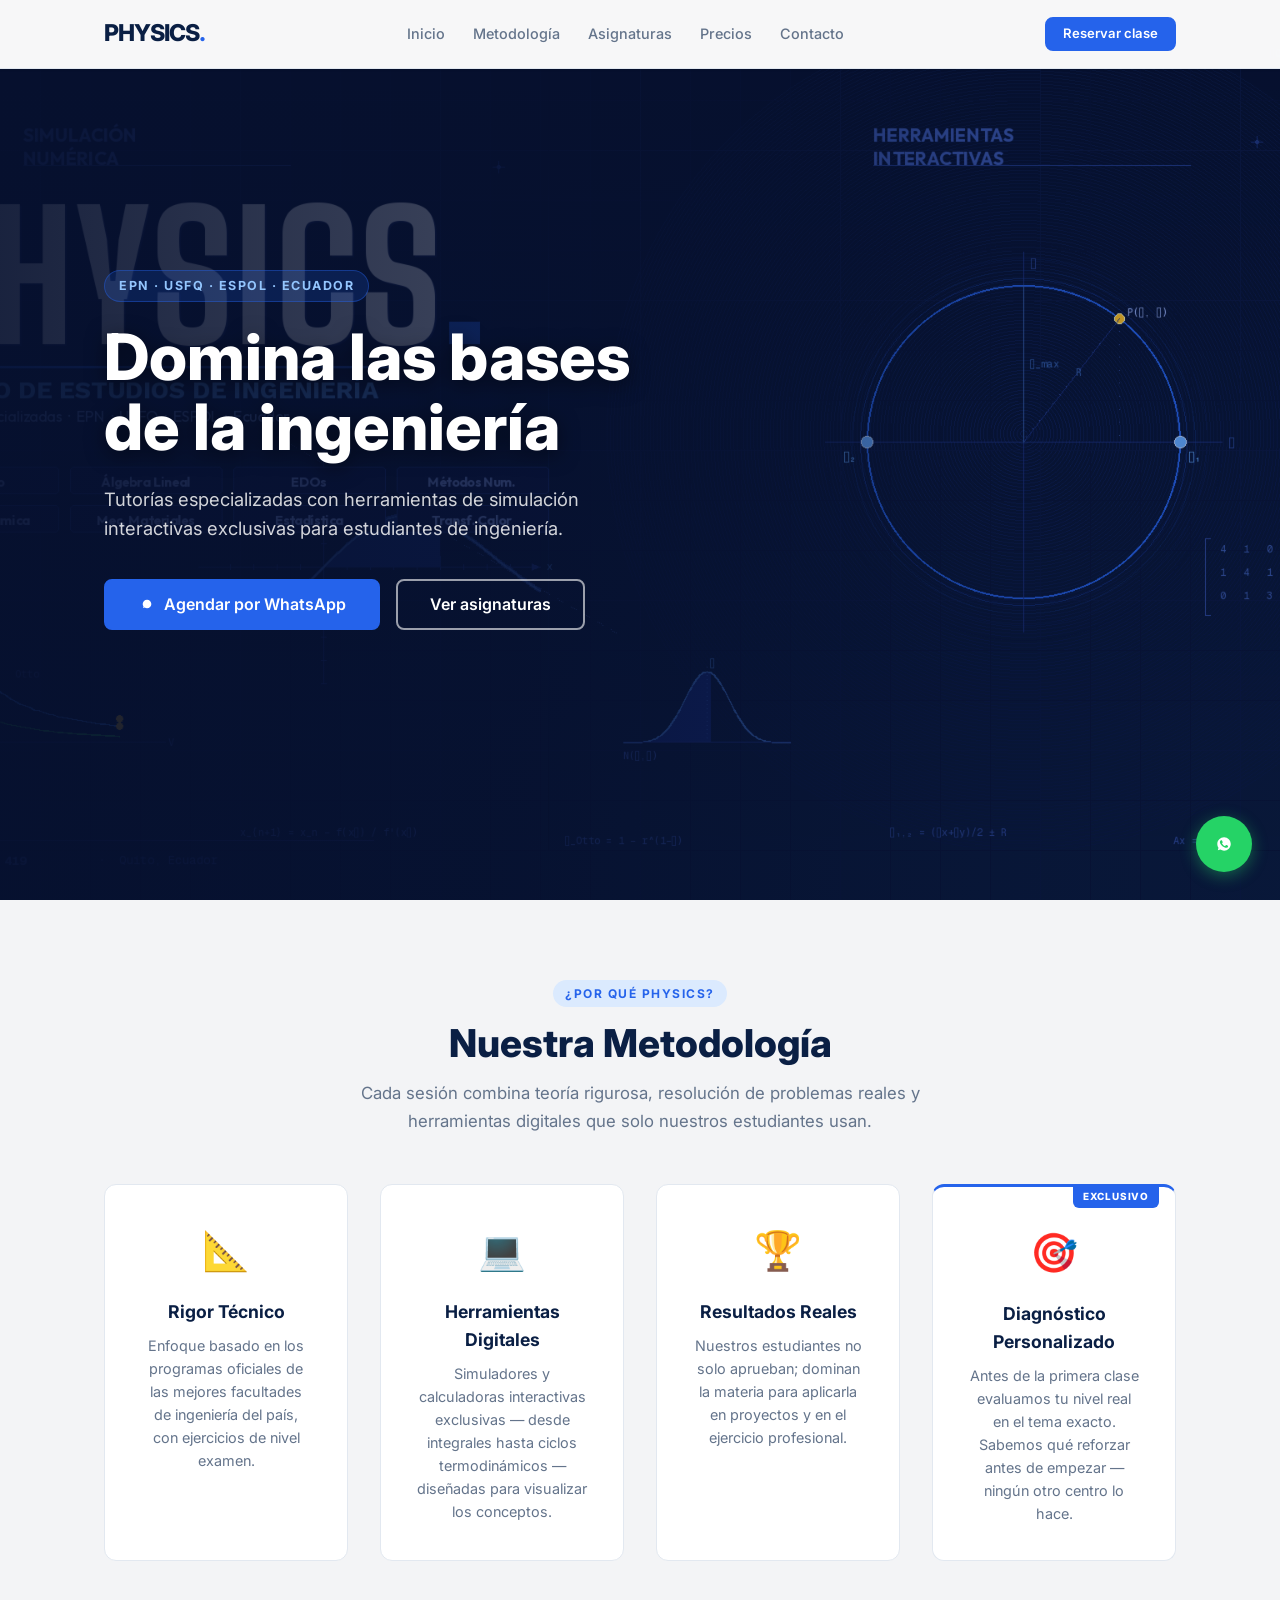
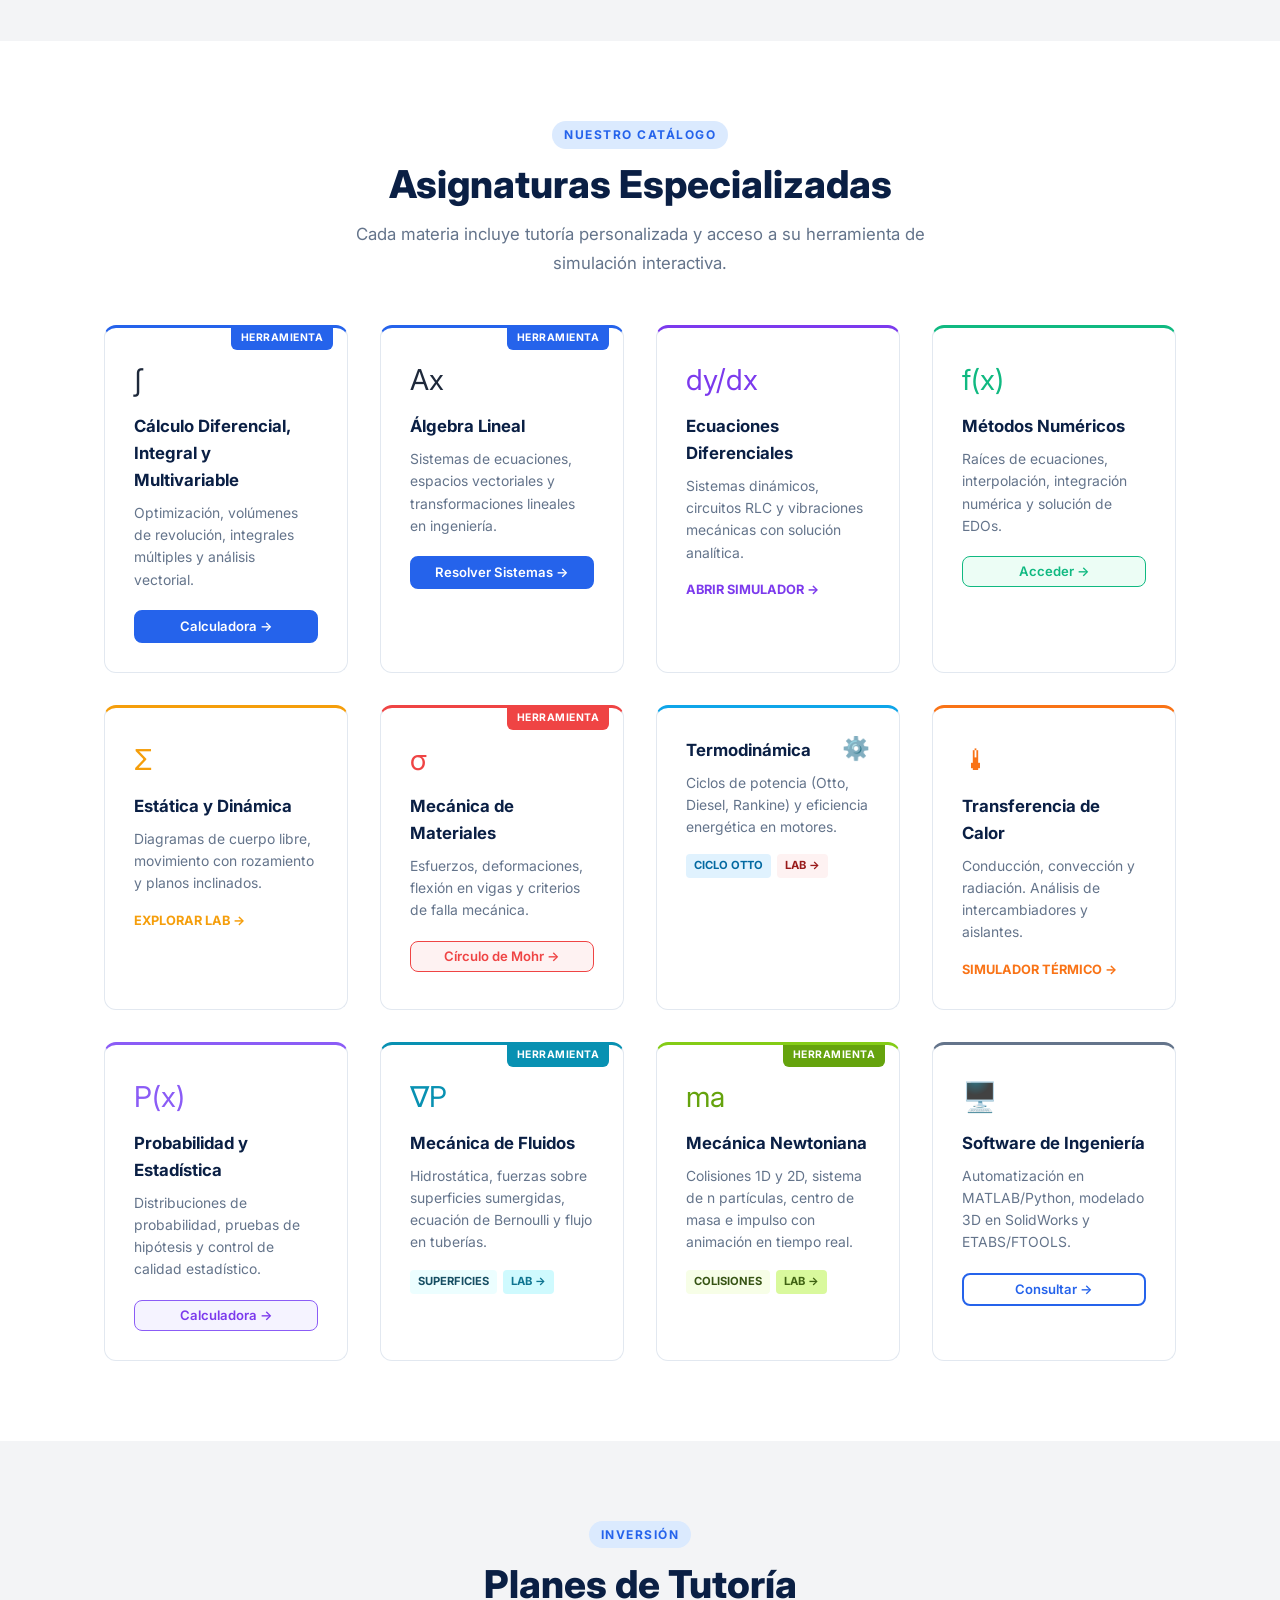
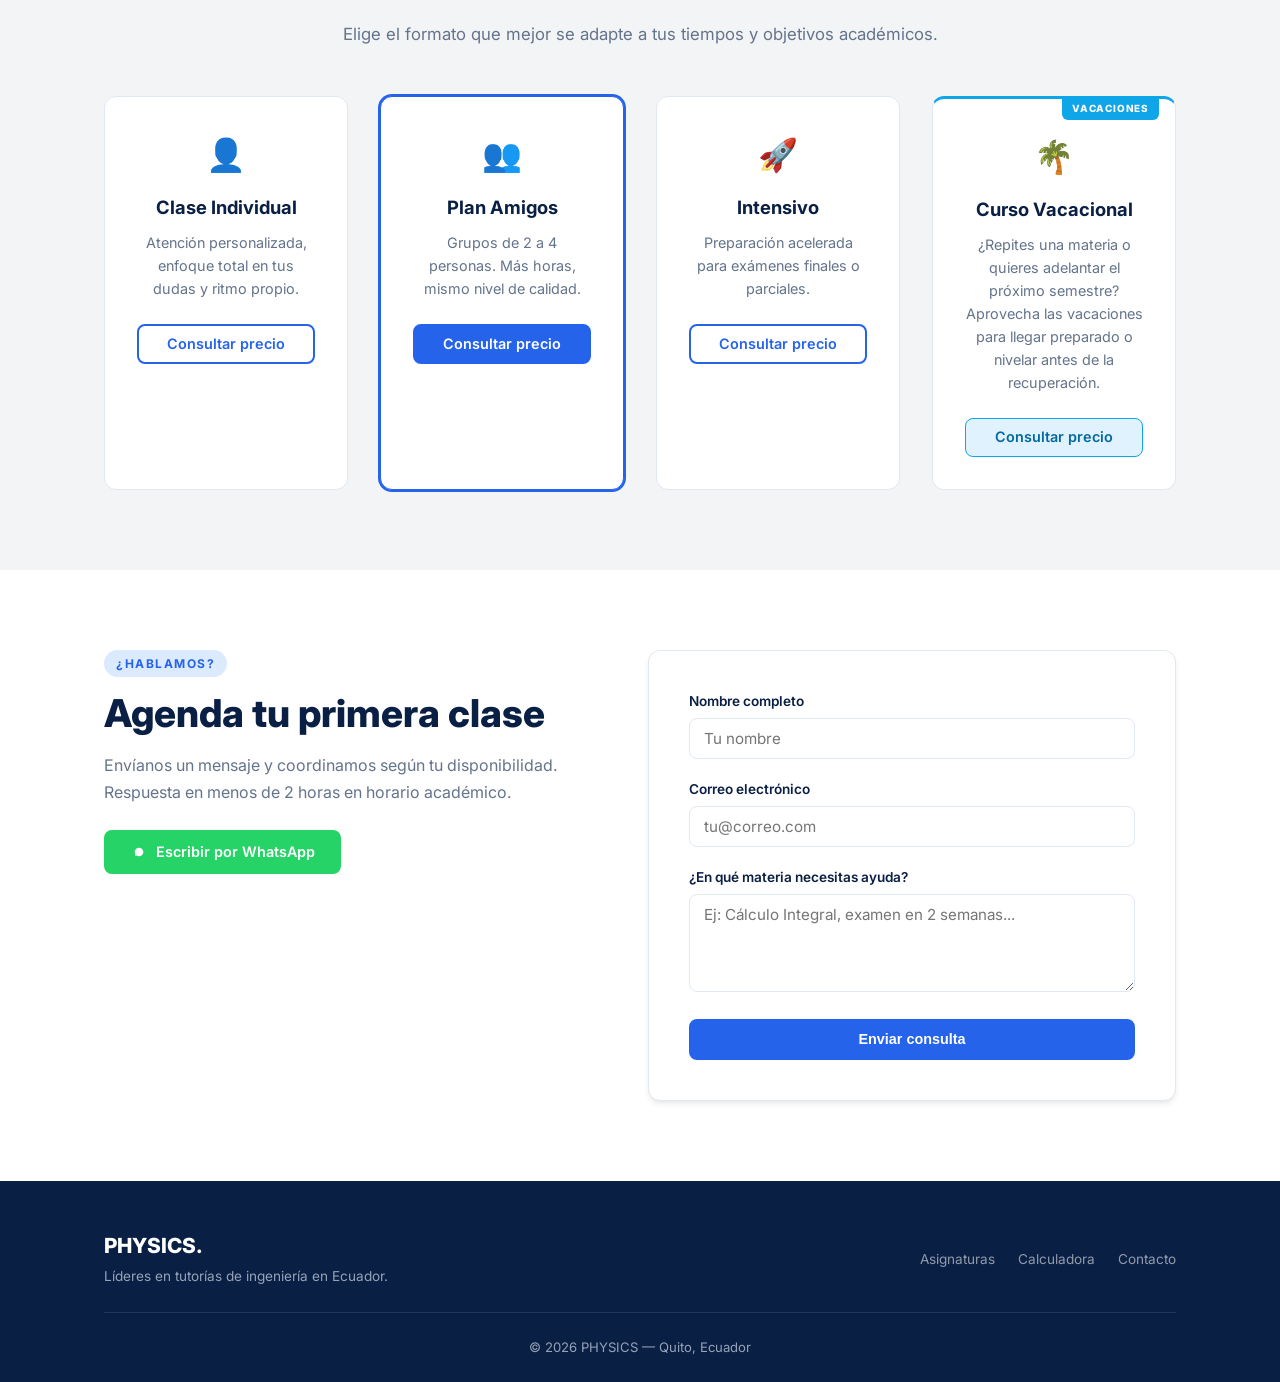
<file: index.html>
<!DOCTYPE html>
<html lang="es">
<head>
  <meta charset="UTF-8">
  <meta name="viewport" content="width=device-width, initial-scale=1.0">
  <title>PHYSICS | Centro de Estudios de Ingeniería — Quito, Ecuador</title>
  <meta name="description" content="Tutorías especializadas de ingeniería para estudiantes de la EPN, USFQ y ESPOL. Cálculo, Álgebra Lineal, Termodinámica, Métodos Numéricos y más. Quito, Ecuador.">

  <!-- Favicon inline SVG -->
  <link rel="icon" href="data:image/svg+xml,<svg xmlns='http://www.w3.org/2000/svg' viewBox='0 0 100 100'><text y='.9em' font-size='90'>⚙️</text></svg>">

  <!-- Preload imagen hero crítica -->
  <link rel="preload" as="image" href="PORTADA.jpg">

  <!-- Google Fonts — una única petición para todo el sitio -->
  <link rel="preconnect" href="https://fonts.googleapis.com">
  <link rel="preconnect" href="https://fonts.gstatic.com" crossorigin>
  <link href="https://fonts.googleapis.com/css2?family=Inter:wght@400;500;600;700;800&display=swap" rel="stylesheet">

  <link rel="stylesheet" href="style.css">
  <style>
    /* Metodología: 4 col desktop → 2 col tablet → 1 col móvil */
    .metodologia-grid { grid-template-columns: repeat(4, 1fr); }
    @media (max-width: 900px) {
      .metodologia-grid { grid-template-columns: repeat(2, 1fr); }
    }
    @media (max-width: 540px) {
      .metodologia-grid { grid-template-columns: 1fr; }
      .metodologia-grid .feature-card {
        display: flex;
        flex-direction: row;
        align-items: flex-start;
        gap: 0.9rem;
        text-align: left;
        padding: 1.1rem 1.2rem;
      }
      .metodologia-grid .feature-card .icon {
        font-size: 1.6rem;
        flex-shrink: 0;
        margin-bottom: 0;
        line-height: 1.4;
      }
      .metodologia-grid .feature-card h3 {
        font-size: 0.92rem;
        margin-bottom: 0.2rem;
      }
      .metodologia-grid .feature-card p {
        font-size: 0.82rem;
        line-height: 1.5;
      }
      /* Badge "Exclusivo" compacto */
      .metodologia-grid .feature-card span[style*="absolute"] {
        font-size: 0.55rem !important;
        padding: 2px 7px !important;
        letter-spacing: 0.5px !important;
      }
    }
  </style>
</head>
<body>

  <!-- ── WHATSAPP FLOTANTE ───────────────────────────── -->
  <a href="https://wa.me/593995324419?text=Hola%20PHYSICS,%20necesito%20ayuda%20con%20una%20materia."
     class="wa-float" target="_blank" rel="noopener noreferrer" aria-label="Escribir por WhatsApp">
    <svg width="28" height="28" viewBox="0 0 24 24" fill="white" aria-hidden="true">
      <path d="M12.031 6.172c-3.181 0-5.767 2.586-5.768 5.766-.001 1.298.38 2.27 1.019 3.287l-.582 2.128 2.182-.573c.978.58 1.911.928 3.145.929 3.178 0 5.767-2.587 5.768-5.766 0-3.18-2.587-5.771-5.764-5.771zm3.392 8.244c-.144.405-.837.774-1.17.824-.299.045-.677.063-1.092-.069-.252-.08-.575-.187-.988-.365-1.739-.751-2.874-2.502-2.961-2.617-.087-.116-.708-.94-.708-1.793s.448-1.273.607-1.446c.159-.173.346-.217.462-.217s.231.001.332.005c.109.004.253-.041.397.301.145.344.491 1.201.534 1.287.043.087.072.188.014.304-.058.116-.087.188-.173.289l-.26.304c-.087.101-.177.211-.077.383.101.173.449.741.964 1.201.662.591 1.221.774 1.394.86.173.088.274.072.376-.043.101-.116.433-.506.548-.68.116-.173.231-.145.39-.087s1.011.477 1.184.564.289.13.332.202c.045.072.045.419-.1.824z"/>
    </svg>
  </a>

  <!-- ── NAVBAR UNIFICADA ────────────────────────────── -->
  <nav class="nav-physics nav-fixed" role="navigation" aria-label="Navegación principal">
    <div class="container nav-inner">
      <a href="index.html" class="nav-logo">PHYSICS<span>.</span></a>

      <button class="nav-toggle" id="navToggle" aria-expanded="false" aria-controls="navLinks" aria-label="Abrir menú">
        <span></span><span></span><span></span>
      </button>

      <ul class="nav-links" id="navLinks" role="list">
        <li><a href="#inicio">Inicio</a></li>
        <li><a href="#metodologia">Metodología</a></li>
        <li><a href="#cursos">Asignaturas</a></li>
        <li><a href="#precios">Precios</a></li>
        <li><a href="#contacto">Contacto</a></li>
      </ul>

      <a href="https://wa.me/593995324419" target="_blank" class="btn btn-primary btn-sm nav-cta" rel="noopener">
        Reservar clase
      </a>
    </div>
  </nav>

  <!-- ── HERO ───────────────────────────────────────── -->
  <section id="inicio" class="hero">
    <div class="container" style="width:100%;">
      <div class="hero-content" style="max-width:600px;text-align:left;">
        <div class="fade-up" style="display:inline-block;background:rgba(37,99,235,0.18);border:1px solid rgba(37,99,235,0.4);border-radius:20px;padding:5px 14px;font-size:0.78rem;font-weight:700;letter-spacing:1.5px;text-transform:uppercase;color:#93c5fd;margin-bottom:1.2rem;">
          EPN · USFQ · ESPOL · Ecuador
        </div>
        <h1 class="fade-up delay-1" style="text-align:left;">Domina las bases<br>de la ingeniería</h1>
        <p class="fade-up delay-2" style="text-align:left;">Tutorías especializadas con herramientas de simulación interactivas exclusivas para estudiantes de ingeniería.</p>
        <div class="hero-buttons fade-up delay-3" style="justify-content:flex-start;">
          <a href="https://wa.me/593995324419" target="_blank" class="btn btn-primary btn-lg" rel="noopener">
            <svg width="18" height="18" viewBox="0 0 24 24" fill="currentColor" aria-hidden="true"><path d="M12.031 6.172c-3.181 0-5.767 2.586-5.768 5.766-.001 1.298.38 2.27 1.019 3.287l-.582 2.128 2.182-.573c.978.58 1.911.928 3.145.929 3.178 0 5.767-2.587 5.768-5.766 0-3.18-2.587-5.771-5.764-5.771z"/></svg>
            Agendar por WhatsApp
          </a>
          <a href="#cursos" class="btn btn-outline-white btn-lg">Ver asignaturas</a>
        </div>
      </div>
    </div>
  </section>

  <!-- ── METODOLOGÍA ─────────────────────────────────── -->
  <section id="metodologia" class="section bg-light">
    <div class="container">
      <div class="text-center" style="margin-bottom:3rem;">
        <span class="section-tag">¿Por qué PHYSICS?</span>
        <h2 class="section-title">Nuestra Metodología</h2>
        <p class="section-subtitle">Cada sesión combina teoría rigurosa, resolución de problemas reales y herramientas digitales que solo nuestros estudiantes usan.</p>
      </div>
      <div class="grid grid-4 metodologia-grid">
        <div class="feature-card">
          <span class="icon" aria-hidden="true">📐</span>
          <h3>Rigor Técnico</h3>
          <p>Enfoque basado en los programas oficiales de las mejores facultades de ingeniería del país, con ejercicios de nivel examen.</p>
        </div>
        <div class="feature-card">
          <span class="icon" aria-hidden="true">💻</span>
          <h3>Herramientas Digitales</h3>
          <p>Simuladores y calculadoras interactivas exclusivas — desde integrales hasta ciclos termodinámicos — diseñadas para visualizar los conceptos.</p>
        </div>
        <div class="feature-card">
          <span class="icon" aria-hidden="true">🏆</span>
          <h3>Resultados Reales</h3>
          <p>Nuestros estudiantes no solo aprueban; dominan la materia para aplicarla en proyectos y en el ejercicio profesional.</p>
        </div>
        <div class="feature-card" style="border-top:3px solid var(--electric-blue);position:relative;">
          <span style="position:absolute;top:-1px;right:16px;background:var(--electric-blue);color:#fff;font-size:0.62rem;font-weight:800;letter-spacing:.8px;text-transform:uppercase;padding:3px 10px;border-radius:0 0 6px 6px;">Exclusivo</span>
          <span class="icon" aria-hidden="true">🎯</span>
          <h3>Diagnóstico Personalizado</h3>
          <p>Antes de la primera clase evaluamos tu nivel real en el tema exacto. Sabemos qué reforzar antes de empezar — ningún otro centro lo hace.</p>
        </div>
      </div>

    </div>
  </section>

  <!-- ── ASIGNATURAS ─────────────────────────────────── -->
  <section id="cursos" class="section">
    <div class="container">
      <div class="text-center" style="margin-bottom:3rem;">
        <span class="section-tag">Nuestro catálogo</span>
        <h2 class="section-title">Asignaturas Especializadas</h2>
        <p class="section-subtitle">Cada materia incluye tutoría personalizada y acceso a su herramienta de simulación interactiva.</p>
      </div>

      <div class="grid grid-4">

        <!-- Cálculo -->
        <div class="course-card" style="border-top: 3px solid var(--electric-blue);">
          <span class="course-badge">Herramienta</span>
          <div style="font-size:1.8rem;margin-bottom:10px;">∫</div>
          <h3>Cálculo Diferencial, Integral y Multivariable</h3>
          <p>Optimización, volúmenes de revolución, integrales múltiples y análisis vectorial.</p>
          <a href="calculadora.html" class="btn btn-primary btn-sm btn-block" style="margin-top:1.2rem;">
            Calculadora →
          </a>
        </div>

        <!-- Álgebra Lineal -->
        <div class="course-card" style="border-top: 3px solid var(--electric-blue);">
          <span class="course-badge">Herramienta</span>
          <div style="font-size:1.8rem;margin-bottom:10px;">Ax</div>
          <h3>Álgebra Lineal</h3>
          <p>Sistemas de ecuaciones, espacios vectoriales y transformaciones lineales en ingeniería.</p>
          <a href="algebra-lineal.html" class="btn btn-primary btn-sm btn-block" style="margin-top:1.2rem;">
            Resolver Sistemas →
          </a>
        </div>

        <!-- EDOs -->
        <a href="ecuaciones.html" style="text-decoration:none;color:inherit;">
          <div class="course-card" style="border-top:3px solid #7c3aed; height:100%;">
            <div style="font-size:1.8rem;margin-bottom:10px;color:#7c3aed;">dy/dx</div>
            <h3>Ecuaciones Diferenciales</h3>
            <p>Sistemas dinámicos, circuitos RLC y vibraciones mecánicas con solución analítica.</p>
            <div style="margin-top:1rem;font-weight:700;color:#7c3aed;font-size:0.8rem;text-transform:uppercase;">Abrir Simulador →</div>
          </div>
        </a>

        <!-- Métodos Numéricos -->
        <div class="course-card" style="border-top:3px solid var(--success);">
          <div style="font-size:1.8rem;margin-bottom:10px;color:var(--success);">f(x)</div>
          <h3>Métodos Numéricos</h3>
          <p>Raíces de ecuaciones, interpolación, integración numérica y solución de EDOs.</p>
          <a href="metodos-numericos.html" class="btn btn-sm btn-block" style="margin-top:1.2rem;background:#ecfdf5;color:var(--success);border:1.5px solid var(--success);">
            Acceder →
          </a>
        </div>

        <!-- Estática -->
        <a href="estatica.html" style="text-decoration:none;color:inherit;">
          <div class="course-card" style="border-top:3px solid var(--warning); height:100%;">
            <div style="font-size:1.8rem;margin-bottom:10px;color:var(--warning);">Σ</div>
            <h3>Estática y Dinámica</h3>
            <p>Diagramas de cuerpo libre, movimiento con rozamiento y planos inclinados.</p>
            <div style="margin-top:1rem;font-weight:700;color:var(--warning);font-size:0.8rem;text-transform:uppercase;">Explorar Lab →</div>
          </div>
        </a>

        <!-- Mecánica de Materiales -->
        <div class="course-card" style="border-top:3px solid var(--danger);">
          <span class="course-badge" style="background:var(--danger);">Herramienta</span>
          <div style="font-size:1.8rem;margin-bottom:10px;color:var(--danger);">σ</div>
          <h3>Mecánica de Materiales</h3>
          <p>Esfuerzos, deformaciones, flexión en vigas y criterios de falla mecánica.</p>
          <a href="circulo-mohr.html" class="btn btn-sm btn-block" style="margin-top:1.2rem;background:#fef2f2;color:var(--danger);border:1.5px solid var(--danger);">
            Círculo de Mohr →
          </a>
        </div>

        <!-- Termodinámica -->
        <a href="otto.html" style="text-decoration:none;color:inherit;">
          <div class="course-card" style="border-top:3px solid #0ea5e9; height:100%;">
            <div style="display:flex;justify-content:space-between;align-items:start;">
              <h3>Termodinámica</h3>
              <span style="font-size:1.4rem;line-height:1;">⚙️</span>
            </div>
            <p>Ciclos de potencia (Otto, Diesel, Rankine) y eficiencia energética en motores.</p>
            <div style="margin-top:1rem;display:flex;gap:6px;flex-wrap:wrap;">
              <span style="background:#e0f2fe;color:#0369a1;padding:3px 8px;border-radius:4px;font-size:0.7rem;font-weight:700;">CICLO OTTO</span>
              <span style="background:#fef2f2;color:#991b1b;padding:3px 8px;border-radius:4px;font-size:0.7rem;font-weight:700;">LAB →</span>
            </div>
          </div>
        </a>

        <!-- Transferencia de Calor -->
        <a href="conduccion.html" style="text-decoration:none;color:inherit;">
          <div class="course-card" style="border-top:3px solid #f97316; height:100%;">
            <div style="font-size:1.8rem;margin-bottom:10px;color:#f97316;">🌡</div>
            <h3>Transferencia de Calor</h3>
            <p>Conducción, convección y radiación. Análisis de intercambiadores y aislantes.</p>
            <div style="margin-top:1rem;font-weight:700;color:#f97316;font-size:0.8rem;text-transform:uppercase;">Simulador Térmico →</div>
          </div>
        </a>

        <!-- Probabilidad -->
        <div class="course-card" style="border-top:3px solid #8b5cf6;">
          <div style="font-size:1.8rem;margin-bottom:10px;color:#8b5cf6;">P(x)</div>
          <h3>Probabilidad y Estadística</h3>
          <p>Distribuciones de probabilidad, pruebas de hipótesis y control de calidad estadístico.</p>
          <a href="probabilidad.html" class="btn btn-sm btn-block" style="margin-top:1.2rem;background:#f5f3ff;color:#7c3aed;border:1.5px solid #8b5cf6;">
            Calculadora →
          </a>
        </div>

        <!-- Mecánica de Fluidos -->
        <a href="fluidos.html" style="text-decoration:none;color:inherit;">
          <div class="course-card" style="border-top:3px solid #0891b2; height:100%;">
            <span class="course-badge" style="background:#0891b2;">Herramienta</span>
            <div style="font-size:1.8rem;margin-bottom:10px;color:#0891b2;">∇P</div>
            <h3>Mecánica de Fluidos</h3>
            <p>Hidrostática, fuerzas sobre superficies sumergidas, ecuación de Bernoulli y flujo en tuberías.</p>
            <div style="margin-top:1rem;display:flex;gap:6px;flex-wrap:wrap;">
              <span style="background:#ecfeff;color:#164e63;padding:3px 8px;border-radius:4px;font-size:0.7rem;font-weight:700;">SUPERFICIES</span>
              <span style="background:#cffafe;color:#0e7490;padding:3px 8px;border-radius:4px;font-size:0.7rem;font-weight:700;">LAB →</span>
            </div>
          </div>
        </a>

        <!-- Mecánica Newtoniana -->
        <a href="newtoniana.html" style="text-decoration:none;color:inherit;">
          <div class="course-card" style="border-top:3px solid #84cc16; height:100%;">
            <span class="course-badge" style="background:#65a30d;">Herramienta</span>
            <div style="font-size:1.8rem;margin-bottom:10px;color:#65a30d;">ma</div>
            <h3>Mecánica Newtoniana</h3>
            <p>Colisiones 1D y 2D, sistema de n partículas, centro de masa e impulso con animación en tiempo real.</p>
            <div style="margin-top:1rem;display:flex;gap:6px;flex-wrap:wrap;">
              <span style="background:#f7fee7;color:#365314;padding:3px 8px;border-radius:4px;font-size:0.7rem;font-weight:700;">COLISIONES</span>
              <span style="background:#d9f99d;color:#3f6212;padding:3px 8px;border-radius:4px;font-size:0.7rem;font-weight:700;">LAB →</span>
            </div>
          </div>
        </a>

        <!-- Software -->
        <div class="course-card" style="border-top:3px solid var(--text-muted);">
          <div style="font-size:1.8rem;margin-bottom:10px;">🖥️</div>
          <h3>Software de Ingeniería</h3>
          <p>Automatización en MATLAB/Python, modelado 3D en SolidWorks y ETABS/FTOOLS.</p>
          <a href="https://wa.me/593995324419?text=Hola,%20quisiera%20info%20sobre%20clases%20de%20software%20de%20ingeniería." target="_blank" class="btn btn-outline btn-sm btn-block" style="margin-top:1.2rem;" rel="noopener">
            Consultar →
          </a>
        </div>

      </div>
    </div>
  </section>

  <!-- ── PRECIOS ─────────────────────────────────────── -->
  <section id="precios" class="section bg-light">
    <div class="container">
      <div class="text-center" style="margin-bottom:3rem;">
        <span class="section-tag">Inversión</span>
        <h2 class="section-title">Planes de Tutoría</h2>
        <p class="section-subtitle">Elige el formato que mejor se adapte a tus tiempos y objetivos académicos.</p>
      </div>
      <div class="grid grid-4">
        <div class="pricing-card">
          <div style="font-size:2rem;margin-bottom:.8rem;">👤</div>
          <h3>Clase Individual</h3>
          <p>Atención personalizada, enfoque total en tus dudas y ritmo propio.</p>
          <a href="https://wa.me/593995324419?text=Hola,%20quisiera%20consultar%20el%20precio%20de%20una%20clase%20individual."
             class="btn btn-outline btn-block" target="_blank" rel="noopener">Consultar precio</a>
        </div>
        <div class="pricing-card featured">
          <div style="font-size:2rem;margin-bottom:.8rem;">👥</div>
          <h3>Plan Amigos</h3>
          <p>Grupos de 2 a 4 personas. Más horas, mismo nivel de calidad.</p>
          <a href="https://wa.me/593995324419?text=Hola,%20quisiera%20consultar%20precios%20para%20un%20grupo."
             class="btn btn-primary btn-block" target="_blank" rel="noopener">Consultar precio</a>
        </div>
        <div class="pricing-card">
          <div style="font-size:2rem;margin-bottom:.8rem;">🚀</div>
          <h3>Intensivo</h3>
          <p>Preparación acelerada para exámenes finales o parciales.</p>
          <a href="https://wa.me/593995324419?text=Hola,%20necesito%20un%20curso%20intensivo%20para%20un%20examen."
             class="btn btn-outline btn-block" target="_blank" rel="noopener">Consultar precio</a>
        </div>
        <div class="pricing-card" style="border-top:3px solid #0ea5e9;position:relative;">
          <span style="position:absolute;top:-1px;right:16px;background:#0ea5e9;color:#fff;font-size:0.62rem;font-weight:800;letter-spacing:.8px;text-transform:uppercase;padding:3px 10px;border-radius:0 0 6px 6px;">Vacaciones</span>
          <div style="font-size:2rem;margin-bottom:.8rem;">🌴</div>
          <h3>Curso Vacacional</h3>
          <p>¿Repites una materia o quieres adelantar el próximo semestre? Aprovecha las vacaciones para llegar preparado o nivelar antes de la recuperación.</p>
          <a href="https://wa.me/593995324419?text=Hola,%20me%20interesa%20el%20curso%20vacacional%20para%20nivelarme%20antes%20del%20nuevo%20semestre."
             class="btn btn-block" style="background:#e0f2fe;color:#0369a1;border:1.5px solid #0ea5e9;" target="_blank" rel="noopener">Consultar precio</a>
        </div>
      </div>
    </div>
  </section>

  <!-- ── CONTACTO ────────────────────────────────────── -->
  <section id="contacto" class="section">
    <div class="container contact-grid">
      <div>
        <span class="section-tag">¿Hablamos?</span>
        <h2 class="section-title" style="text-align:left;margin-bottom:1rem;">Agenda tu primera clase</h2>
        <p style="color:var(--text-muted);margin-bottom:1.5rem;line-height:1.7;">Envíanos un mensaje y coordinamos según tu disponibilidad. Respuesta en menos de 2 horas en horario académico.</p>
        <a href="https://wa.me/593995324419" target="_blank" class="btn btn-whatsapp" rel="noopener">
          <svg width="18" height="18" viewBox="0 0 24 24" fill="currentColor" aria-hidden="true"><path d="M12.031 6.172c-3.181 0-5.767 2.586-5.768 5.766-.001 1.298.38 2.27 1.019 3.287l-.582 2.128 2.182-.573c.978.58 1.911.928 3.145.929 3.178 0 5.767-2.587 5.768-5.766 0-3.18-2.587-5.771-5.764-5.771z"/></svg>
          Escribir por WhatsApp
        </a>
      </div>

      <form class="contact-form" action="https://formspree.io/f/mvzwovbo" method="POST" novalidate>
        <div class="form-field">
          <label for="contact-name">Nombre completo</label>
          <input type="text" id="contact-name" name="name" placeholder="Tu nombre" required autocomplete="name">
        </div>
        <div class="form-field">
          <label for="contact-email">Correo electrónico</label>
          <input type="email" id="contact-email" name="email" placeholder="tu@correo.com" required autocomplete="email">
        </div>
        <div class="form-field">
          <label for="contact-msg">¿En qué materia necesitas ayuda?</label>
          <textarea id="contact-msg" name="message" rows="4" placeholder="Ej: Cálculo Integral, examen en 2 semanas..." required></textarea>
        </div>
        <!-- Honeypot anti-spam -->
        <input type="text" name="_gotcha" style="display:none" tabindex="-1" autocomplete="off">
        <button type="submit" class="btn btn-primary btn-block">Enviar consulta</button>
      </form>
    </div>
  </section>

  <!-- ── FOOTER ──────────────────────────────────────── -->
  <footer class="footer" role="contentinfo">
    <div class="container">
      <div class="footer-inner">
        <div class="footer-brand">
          <h2>PHYSICS.</h2>
          <p>Líderes en tutorías de ingeniería en Ecuador.</p>
        </div>
        <nav aria-label="Footer">
          <a href="#cursos" style="color:rgba(255,255,255,0.55);text-decoration:none;margin-right:1.2rem;font-size:0.85rem;">Asignaturas</a>
          <a href="calculadora.html" style="color:rgba(255,255,255,0.55);text-decoration:none;margin-right:1.2rem;font-size:0.85rem;">Calculadora</a>
          <a href="#contacto" style="color:rgba(255,255,255,0.55);text-decoration:none;font-size:0.85rem;">Contacto</a>
        </nav>
      </div>
      <p class="footer-copy">© 2026 PHYSICS — Quito, Ecuador</p>
    </div>
  </footer>

  <script>
    // Hamburguesa móvil
    const toggle = document.getElementById('navToggle');
    const links  = document.getElementById('navLinks');
    toggle.addEventListener('click', () => {
      const open = links.classList.toggle('open');
      toggle.setAttribute('aria-expanded', open);
    });
    // Cerrar al hacer clic en un enlace
    links.querySelectorAll('a').forEach(a => {
      a.addEventListener('click', () => {
        links.classList.remove('open');
        toggle.setAttribute('aria-expanded', 'false');
      });
    });
  </script>
</body>
</html>
</file>
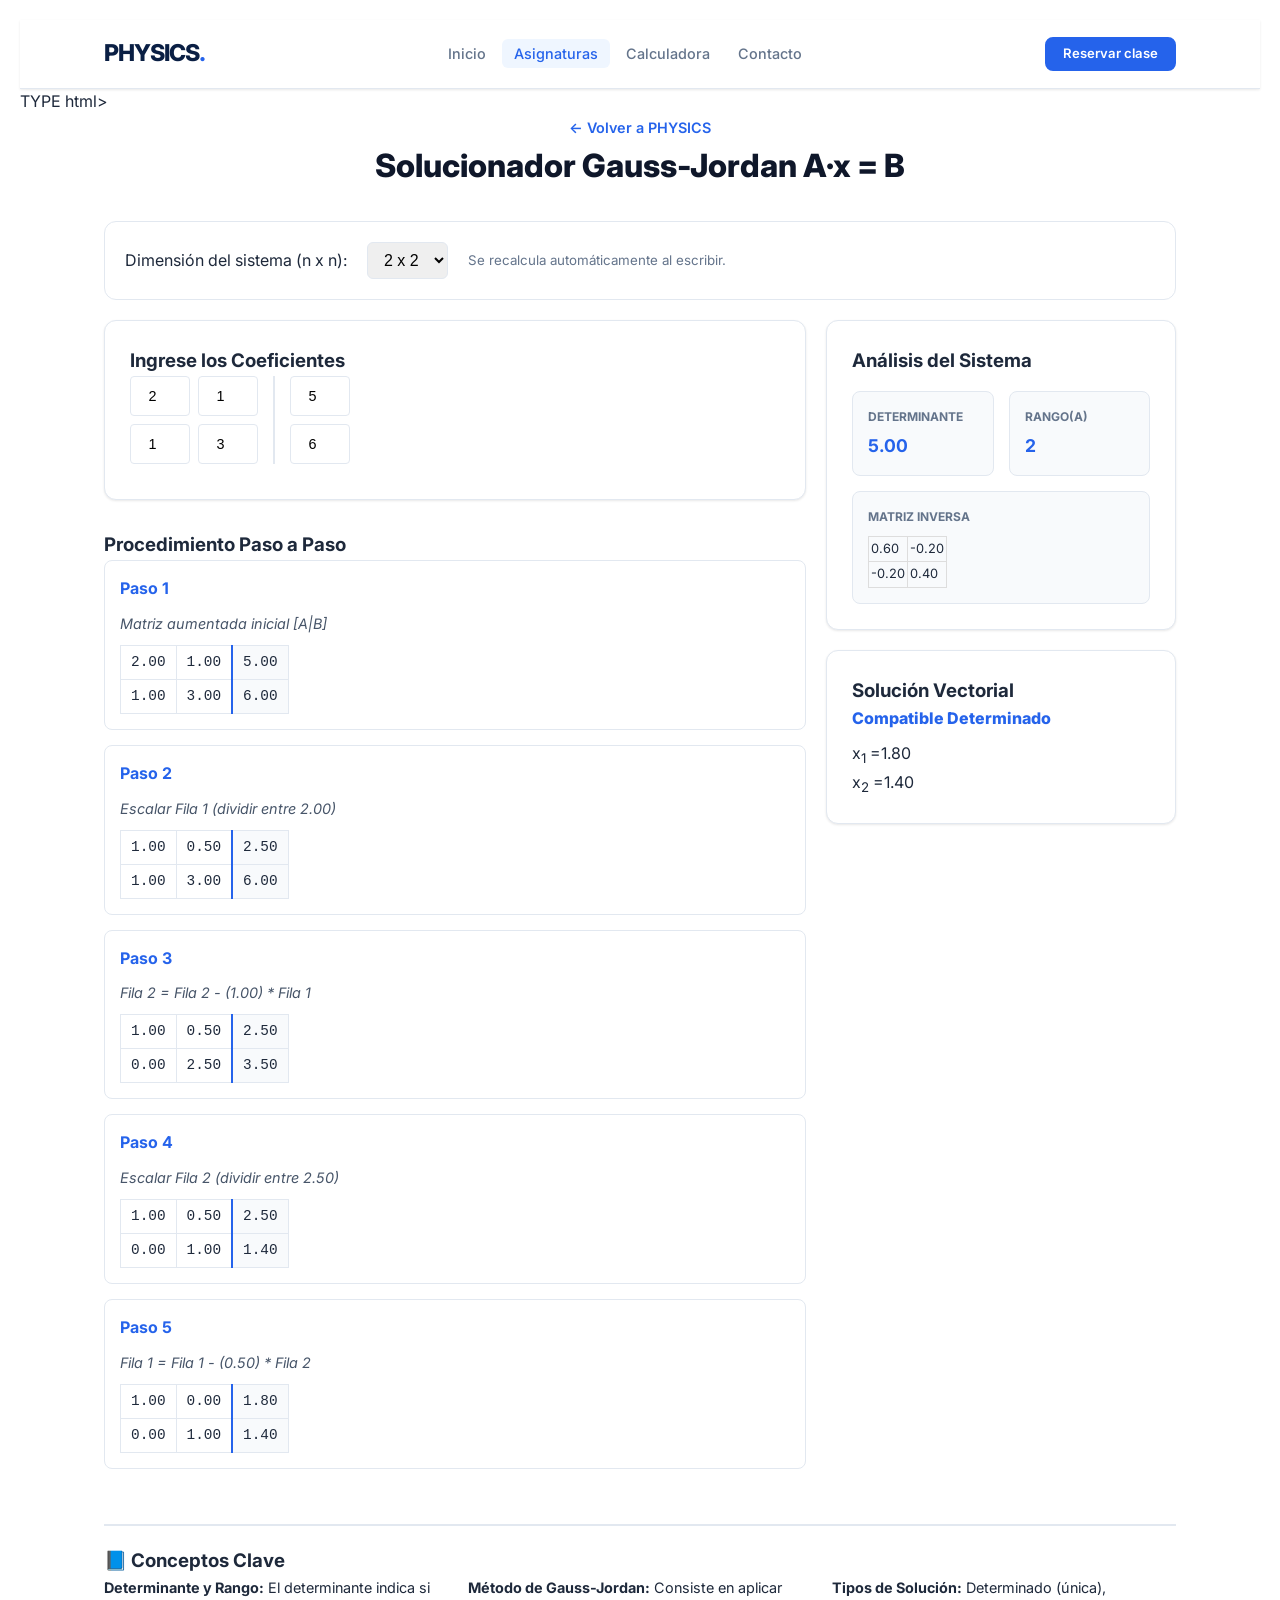
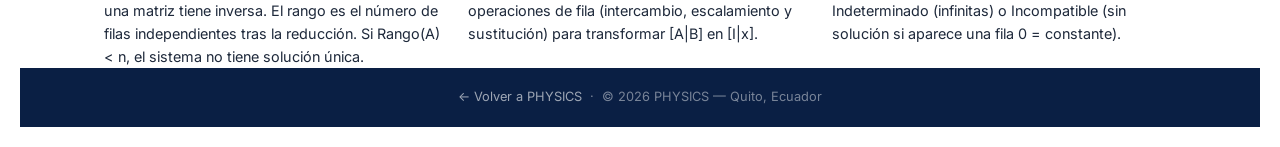
<file: algebra-lineal.html>
<!DOCTYPE html>
<html lang="es">
<head>
    <meta charset="UTF-8">
    <meta name="viewport" content="width=device-width, initial-scale=1.0">
    <title>Álgebra Lineal — Gauss-Jordan | PHYSICS</title>
    <link href="https://fonts.googleapis.com/css2?family=Inter:wght@400;600;700;800&display=swap" rel="stylesheet">
    <style>
        :root {
            --primary: #2563EB;
            --dark: #0F172A;
            --bg: #F8FAFC;
            --card: #FFFFFF;
            --border: #E2E8F0;
            --text: #334155;
            --step-bg: #F1F5F9;
        }

        body { font-family: 'Inter', sans-serif; background: var(--bg); color: var(--text); margin: 0; padding: 20px; line-height: 1.5; }
        .container { max-width: 1200px; margin: 0 auto; }
        
        header { text-align: center; margin-bottom: 30px; }
        h1 { font-weight: 800; color: var(--dark); margin: 0; }
        .back-link { color: var(--primary); text-decoration: none; font-weight: 600; font-size: 0.9rem; }

        .config-panel { background: var(--card); padding: 20px; border-radius: 12px; border: 1px solid var(--border); margin-bottom: 20px; display: flex; align-items: center; gap: 20px; }
        select { padding: 8px 12px; border-radius: 6px; border: 1px solid var(--border); font-size: 1rem; cursor: pointer; }

        .main-layout { display: grid; grid-template-columns: 1fr 350px; gap: 20px; }
        .card { background: var(--card); padding: 25px; border-radius: 12px; border: 1px solid var(--border); box-shadow: 0 4px 6px -1px rgba(0,0,0,0.05); margin-bottom: 20px; }

        /* Matriz de Entrada */
        .matrix-container { display: flex; align-items: center; gap: 15px; overflow-x: auto; padding-bottom: 10px; }
        .matrix-grid { display: grid; gap: 8px; }
        .vector-column { display: grid; gap: 8px; border-left: 2px solid var(--border); padding-left: 15px; }
        input { width: 60px; height: 40px; text-align: center; border: 1px solid var(--border); border-radius: 4px; font-size: 0.9rem; transition: border-color 0.2s; }
        input:focus { outline: none; border-color: var(--primary); background: #EFF6FF; }

        /* Resultados */
        .res-grid { display: grid; grid-template-columns: 1fr 1fr; gap: 15px; margin-top: 15px; }
        .res-box { padding: 15px; background: #F8FAFC; border-radius: 8px; border: 1px solid var(--border); }
        .res-label { font-size: 0.75rem; font-weight: 700; color: #64748B; text-transform: uppercase; display: block; margin-bottom: 5px; }
        .res-value { font-size: 1.1rem; font-weight: 700; color: var(--primary); }

        /* Pasos Gauss-Jordan */
        .steps-container { margin-top: 30px; }
        .step-block { background: var(--card); border: 1px solid var(--border); border-radius: 8px; padding: 15px; margin-bottom: 15px; }
        .step-header { font-weight: 700; color: var(--primary); margin-bottom: 10px; display: block; }
        .step-op { font-style: italic; color: #475569; margin-bottom: 10px; font-size: 0.9rem; }
        .step-matrix { border-collapse: collapse; font-family: monospace; font-size: 0.9rem; }
        .step-matrix td { padding: 5px 10px; border: 1px solid #E2E8F0; text-align: center; min-width: 50px; }
        .step-matrix td:last-child { border-left: 2px solid var(--primary); background: #F8FAFC; }

        .theory-section { margin-top: 40px; border-top: 2px solid var(--border); padding-top: 20px; }
        .theory-grid { display: grid; grid-template-columns: repeat(auto-fit, minmax(250px, 1fr)); gap: 20px; font-size: 0.9rem; }

        @media (max-width: 900px) { .main-layout { grid-template-columns: 1fr; } }
    </style>
  <meta name="description" content="Solucionador de sistemas lineales Ax=B con método Gauss-Jordan paso a paso, determinante y matriz inversa.">
  <link rel="icon" href="data:image/svg+xml,<svg xmlns='http://www.w3.org/2000/svg' viewBox='0 0 100 100'><text y='.9em' font-size='90'>⚙️</text></svg>">
  <link rel="preconnect" href="https://fonts.googleapis.com">
  <link rel="preconnect" href="https://fonts.gstatic.com" crossorigin>
  <link rel="stylesheet" href="style.css">
</head>
  <nav class="nav-physics" role="navigation" aria-label="Navegación principal">
    <div class="container nav-inner">
      <a href="index.html" class="nav-logo">PHYSICS<span>.</span></a>
      <button class="nav-toggle" id="navToggle" aria-expanded="false" aria-controls="navLinks" aria-label="Abrir menú">
        <span></span><span></span><span></span>
      </button>
      <ul class="nav-links" id="navLinks" role="list">
        <li><a href="index.html">Inicio</a></li>
        <li><a href="index.html#cursos" class="nav-active">Asignaturas</a></li>
        <li><a href="calculadora.html">Calculadora</a></li>
        <li><a href="index.html#contacto">Contacto</a></li>
      </ul>
      <a href="https://wa.me/593995324419" target="_blank" class="btn btn-primary btn-sm nav-cta" rel="noopener">Reservar clase</a>
    </div>
  </nav>TYPE html>
<html lang="es">
<head>
    <meta charset="UTF-8">
    <meta name="viewport" content="width=device-width, initial-scale=1.0">
    <title>Álgebra Lineal — Gauss-Jordan | PHYSICS</title>
    <link href="https://fonts.googleapis.com/css2?family=Inter:wght@400;600;700;800&display=swap" rel="stylesheet">
    <style>
        :root {
            --primary: #2563EB;
            --dark: #0F172A;
            --bg: #F8FAFC;
            --card: #FFFFFF;
            --border: #E2E8F0;
            --text: #334155;
            --step-bg: #F1F5F9;
        }

        body { font-family: 'Inter', sans-serif; background: var(--bg); color: var(--text); margin: 0; padding: 20px; line-height: 1.5; }
        .container { max-width: 1200px; margin: 0 auto; }
        
        header { text-align: center; margin-bottom: 30px; }
        h1 { font-weight: 800; color: var(--dark); margin: 0; }
        .back-link { color: var(--primary); text-decoration: none; font-weight: 600; font-size: 0.9rem; }

        .config-panel { background: var(--card); padding: 20px; border-radius: 12px; border: 1px solid var(--border); margin-bottom: 20px; display: flex; align-items: center; gap: 20px; }
        select { padding: 8px 12px; border-radius: 6px; border: 1px solid var(--border); font-size: 1rem; cursor: pointer; }

        .main-layout { display: grid; grid-template-columns: 1fr 350px; gap: 20px; }
        .card { background: var(--card); padding: 25px; border-radius: 12px; border: 1px solid var(--border); box-shadow: 0 4px 6px -1px rgba(0,0,0,0.05); margin-bottom: 20px; }

        /* Matriz de Entrada */
        .matrix-container { display: flex; align-items: center; gap: 15px; overflow-x: auto; padding-bottom: 10px; }
        .matrix-grid { display: grid; gap: 8px; }
        .vector-column { display: grid; gap: 8px; border-left: 2px solid var(--border); padding-left: 15px; }
        input { width: 60px; height: 40px; text-align: center; border: 1px solid var(--border); border-radius: 4px; font-size: 0.9rem; transition: border-color 0.2s; }
        input:focus { outline: none; border-color: var(--primary); background: #EFF6FF; }

        /* Resultados */
        .res-grid { display: grid; grid-template-columns: 1fr 1fr; gap: 15px; margin-top: 15px; }
        .res-box { padding: 15px; background: #F8FAFC; border-radius: 8px; border: 1px solid var(--border); }
        .res-label { font-size: 0.75rem; font-weight: 700; color: #64748B; text-transform: uppercase; display: block; margin-bottom: 5px; }
        .res-value { font-size: 1.1rem; font-weight: 700; color: var(--primary); }

        /* Pasos Gauss-Jordan */
        .steps-container { margin-top: 30px; }
        .step-block { background: var(--card); border: 1px solid var(--border); border-radius: 8px; padding: 15px; margin-bottom: 15px; }
        .step-header { font-weight: 700; color: var(--primary); margin-bottom: 10px; display: block; }
        .step-op { font-style: italic; color: #475569; margin-bottom: 10px; font-size: 0.9rem; }
        .step-matrix { border-collapse: collapse; font-family: monospace; font-size: 0.9rem; }
        .step-matrix td { padding: 5px 10px; border: 1px solid #E2E8F0; text-align: center; min-width: 50px; }
        .step-matrix td:last-child { border-left: 2px solid var(--primary); background: #F8FAFC; }

        .theory-section { margin-top: 40px; border-top: 2px solid var(--border); padding-top: 20px; }
        .theory-grid { display: grid; grid-template-columns: repeat(auto-fit, minmax(250px, 1fr)); gap: 20px; font-size: 0.9rem; }

        @media (max-width: 900px) { .main-layout { grid-template-columns: 1fr; } }
    </style>
  <meta name="description" content="Solucionador de sistemas lineales Ax=B con método Gauss-Jordan paso a paso, determinante y matriz inversa.">
  <link rel="icon" href="data:image/svg+xml,<svg xmlns='http://www.w3.org/2000/svg' viewBox='0 0 100 100'><text y='.9em' font-size='90'>⚙️</text></svg>">
  <link rel="preconnect" href="https://fonts.googleapis.com">
  <link rel="preconnect" href="https://fonts.gstatic.com" crossorigin>
  <link rel="stylesheet" href="style.css">
</head>
<body>

<div class="container">
    <header>
        <a href="index.html" class="back-link">← Volver a PHYSICS</a>
        <h1>Solucionador Gauss-Jordan A·x = B</h1>
    </header>

    <div class="config-panel">
        <label for="dim-select">Dimensión del sistema (n x n):</label>
        <select id="dim-select" onchange="initSystem()">
            <option value="2">2 x 2</option>
            <option value="3">3 x 3</option>
            <option value="4">4 x 4</option>
        </select>
        <small style="color: #64748B;">Se recalcula automáticamente al escribir.</small>
    </div>

    <div class="main-layout">
        <div class="left-col">
            <div class="card">
                <h3>Ingrese los Coeficientes</h3>
                <div class="matrix-container" id="matrix-input-container">
                    </div>
            </div>

            <div class="steps-container" id="steps-output">
                </div>
        </div>

        <div class="right-col">
            <div class="card">
                <h3>Análisis del Sistema</h3>
                <div id="quick-results">
                    </div>
            </div>

            <div class="card">
                <h3>Solución Vectorial</h3>
                <div id="vector-solution">
                    </div>
            </div>
        </div>
    </div>

    <div class="theory-section">
        <h3>📘 Conceptos Clave</h3>
        <div class="theory-grid">
            <div>
                <strong>Determinante y Rango:</strong> El determinante indica si una matriz tiene inversa. El rango es el número de filas independientes tras la reducción. Si Rango(A) < n, el sistema no tiene solución única.
            </div>
            <div>
                <strong>Método de Gauss-Jordan:</strong> Consiste en aplicar operaciones de fila (intercambio, escalamiento y sustitución) para transformar [A|B] en [I|x].
            </div>
            <div>
                <strong>Tipos de Solución:</strong> Determinado (única), Indeterminado (infinitas) o Incompatible (sin solución si aparece una fila 0 = constante).
            </div>
        </div>
    </div>
</div>

<script>
    let n = 2;
    const TOLERANCIA = 1e-10;

    function initSystem() {
        n = parseInt(document.getElementById('dim-select').value);
        renderInputs();
        calculate();
    }

    function renderInputs() {
        const container = document.getElementById('matrix-input-container');
        container.innerHTML = '';

        const gridA = document.createElement('div');
        gridA.className = 'matrix-grid';
        gridA.style.gridTemplateColumns = `repeat(${n}, 1fr)`;

        // Valores por defecto según requerimiento
        const defaultsA = {
            2: [[2, 1], [1, 3]],
            3: [[3, 1, -1], [1, 4, 1], [2, 1, 2]],
            4: [[4, 1, 0, 0], [1, 4, 1, 0], [0, 1, 4, 1], [0, 0, 1, 4]]
        };
        const defaultsB = { 2: [5, 6], 3: [2, 3, 5], 4: [5, 5, 5, 5] };

        for (let i = 0; i < n; i++) {
            for (let j = 0; j < n; j++) {
                const input = document.createElement('input');
                input.type = 'number';
                input.id = `a-${i}-${j}`;
                input.value = defaultsA[n][i][j];
                input.step = "any";
                input.oninput = calculate;
                gridA.appendChild(input);
            }
        }

        const colB = document.createElement('div');
        colB.className = 'vector-column';
        for (let i = 0; i < n; i++) {
            const input = document.createElement('input');
            input.type = 'number';
            input.id = `b-${i}`;
            input.value = defaultsB[n][i];
            input.step = "any";
            input.oninput = calculate;
            colB.appendChild(input);
        }

        container.appendChild(gridA);
        container.appendChild(colB);
    }

    function calculate() {
        let A = [];
        let B = [];
        for (let i = 0; i < n; i++) {
            A[i] = [];
            for (let j = 0; j < n; j++) {
                A[i][j] = parseFloat(document.getElementById(`a-${i}-${j}`).value) || 0;
            }
            B[i] = parseFloat(document.getElementById(`b-${i}`).value) || 0;
        }

        const det = getDeterminant(A);
        const steps = [];
        const result = solveGaussJordan(A, B, steps);
        
        renderAnalysis(det, result.rango, result.inversa);
        renderSolution(result);
        renderSteps(steps);
    }

    function getDeterminant(matrix) {
        let tmp = matrix.map(row => [...row]);
        let d = 1;
        let sign = 1;
        for (let i = 0; i < n; i++) {
            let pivot = i;
            for (let j = i + 1; j < n; j++) {
                if (Math.abs(tmp[j][i]) > Math.abs(tmp[pivot][i])) pivot = j;
            }
            if (Math.abs(tmp[pivot][i]) < TOLERANCIA) return 0;
            if (pivot !== i) {
                [tmp[i], tmp[pivot]] = [tmp[pivot], tmp[i]];
                sign *= -1;
            }
            d *= tmp[i][i];
            for (let j = i + 1; j < n; j++) {
                let factor = tmp[j][i] / tmp[i][i];
                for (let k = i + 1; k < n; k++) tmp[j][k] -= factor * tmp[i][k];
            }
        }
        return d * sign;
    }

    function solveGaussJordan(matA, vecB, steps) {
        let M = matA.map((row, i) => [...row, vecB[i]]);
        let inv = Array.from({length: n}, (_, i) => Array.from({length: n}, (_, j) => i === j ? 1 : 0));
        let MI = matA.map((row, i) => [...row, ...inv[i]]);
        
        steps.push({ op: "Matriz aumentada inicial [A|B]", mat: M.map(r => [...r]) });

        let rango = 0;
        for (let i = 0; i < n; i++) {
            let pivot = i;
            for (let j = i + 1; j < n; j++) {
                if (Math.abs(M[j][i]) > Math.abs(M[pivot][i])) pivot = j;
            }

            if (Math.abs(M[pivot][i]) > TOLERANCIA) {
                rango++;
                if (pivot !== i) {
                    [M[i], M[pivot]] = [M[pivot], M[i]];
                    [MI[i], MI[pivot]] = [MI[pivot], MI[i]];
                    steps.push({ op: `Intercambiar Fila ${i+1} ↔ Fila ${pivot+1}`, mat: M.map(r => [...r]) });
                }

                let div = M[i][i];
                for (let j = i; j <= n; j++) M[i][j] /= div;
                for (let j = 0; j < 2*n; j++) MI[i][j] /= div;
                steps.push({ op: `Escalar Fila ${i+1} (dividir entre ${div.toFixed(2)})`, mat: M.map(r => [...r]) });

                for (let j = 0; j < n; j++) {
                    if (i !== j) {
                        let factor = M[j][i];
                        for (let k = i; k <= n; k++) M[j][k] -= factor * M[i][k];
                        for (let k = 0; k < 2*n; k++) MI[j][k] -= factor * MI[i][k];
                        if(Math.abs(factor) > TOLERANCIA)
                            steps.push({ op: `Fila ${j+1} = Fila ${j+1} - (${factor.toFixed(2)}) * Fila ${i+1}`, mat: M.map(r => [...r]) });
                    }
                }
            }
        }

        // Determinar tipo de solución
        let incompatible = false;
        for (let i = 0; i < n; i++) {
            let allZeros = true;
            for (let j = 0; j < n; j++) if (Math.abs(M[i][j]) > TOLERANCIA) allZeros = false;
            if (allZeros && Math.abs(M[i][n]) > TOLERANCIA) incompatible = true;
        }

        let solutionType = incompatible ? "Incompatible" : (rango < n ? "Compatible Indeterminado" : "Compatible Determinado");
        let x = incompatible ? null : M.map(row => row[n]);
        let inversa = (rango === n) ? MI.map(row => row.slice(n)) : null;

        return { x, solutionType, rango, inversa };
    }

    function renderAnalysis(det, rango, inversa) {
        const container = document.getElementById('quick-results');
        let invHTML = inversa ? '<table style="font-size:0.8rem; margin-top:10px; border-collapse:collapse;">' + 
            inversa.map(r => `<tr>${r.map(v => `<td style="border:1px solid #ddd; padding:2px;">${v.toFixed(2)}</td>`).join('')}</tr>`).join('') + '</table>' 
            : '<span style="color:red; font-size:0.8rem;">Singular (Sin Inversa)</span>';

        container.innerHTML = `
            <div class="res-grid">
                <div class="res-box"><span class="res-label">Determinante</span><span class="res-value">${det.toFixed(2)}</span></div>
                <div class="res-box"><span class="res-label">Rango(A)</span><span class="res-value">${rango}</span></div>
            </div>
            <div class="res-box" style="margin-top:15px;"><span class="res-label">Matriz Inversa</span>${invHTML}</div>
        `;
    }

    function renderSolution(res) {
        const container = document.getElementById('vector-solution');
        let color = res.solutionType === "Compatible Determinado" ? "var(--primary)" : "red";
        let content = `<div style="font-weight:800; color:${color}; margin-bottom:10px;">${res.solutionType}</div>`;
        
        if (res.x && res.solutionType === "Compatible Determinado") {
            res.x.forEach((val, i) => {
                content += `<div class="res-item"><span>x<sub>${i+1}</sub> =</span><span class="res-val">${val.toFixed(2)}</span></div>`;
            });
        } else if (res.solutionType === "Compatible Indeterminado") {
            content += `<p style="font-size:0.85rem;">Existen infinitas soluciones. El sistema tiene grados de libertad.</p>`;
        } else {
            content += `<p style="font-size:0.85rem;">No existe ningún conjunto de valores que satisfaga las ecuaciones simultáneamente.</p>`;
        }
        container.innerHTML = content;
    }

    function renderSteps(steps) {
        const container = document.getElementById('steps-output');
        container.innerHTML = '<h3>Procedimiento Paso a Paso</h3>';
        steps.forEach((step, index) => {
            const div = document.createElement('div');
            div.className = 'step-block';
            div.innerHTML = `
                <span class="step-header">Paso ${index + 1}</span>
                <div class="step-op">${step.op}</div>
                <table class="step-matrix">
                    ${step.mat.map(row => `<tr>${row.map(val => `<td>${val.toFixed(2)}</td>`).join('')}</tr>`).join('')}
                </table>
            `;
            container.appendChild(div);
        });
    }

    // Inicio
    window.onload = initSystem;
</script>
<footer class="footer-mini"><a href="index.html">← Volver a PHYSICS</a> &nbsp;·&nbsp; © 2026 PHYSICS — Quito, Ecuador</footer>
<script>
document.getElementById("navToggle").addEventListener("click",()=>{
  const nl=document.getElementById("navLinks");
  const open=nl.classList.toggle("open");
  document.getElementById("navToggle").setAttribute("aria-expanded",open);
});
</script>
</body>
</html>
</file>
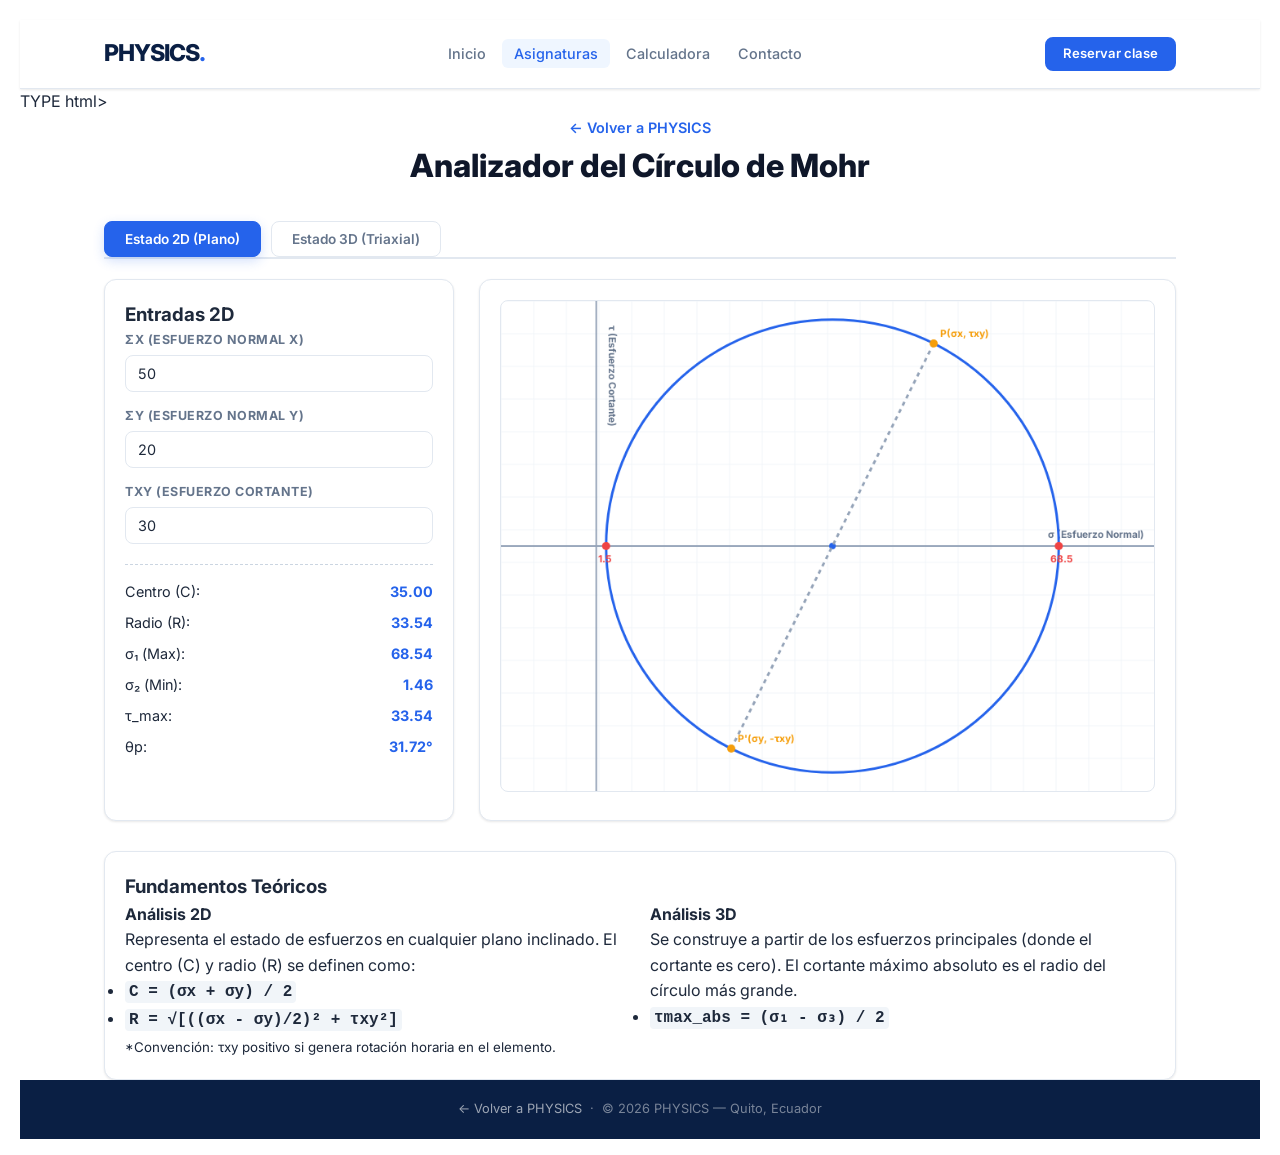
<file: circulo-mohr.html>
<!DOCTYPE html>
<html lang="es">
<head>
    <meta charset="UTF-8">
    <meta name="viewport" content="width=device-width, initial-scale=1.0">
    <title>Círculo de Mohr 2D/3D | PHYSICS</title>
    <link href="https://fonts.googleapis.com/css2?family=Inter:wght@400;600;800&display=swap" rel="stylesheet">
    <style>
        :root {
            --primary: #2563EB;
            --dark: #0F172A;
            --accent: #F59E0B;
            --bg: #F8FAFC;
            --card: #FFFFFF;
            --text: #334155;
        }

        body { font-family: 'Inter', sans-serif; background: var(--bg); color: var(--text); margin: 0; padding: 20px; line-height: 1.6; }
        .container { max-width: 1100px; margin: 0 auto; }
        
        header { text-align: center; margin-bottom: 30px; }
        h1 { font-weight: 800; color: var(--dark); margin: 0; }
        .back-link { color: var(--primary); text-decoration: none; font-weight: 600; font-size: 0.9rem; }

        /* Tabs */
        .tabs { display: flex; gap: 10px; margin-bottom: 20px; border-bottom: 2px solid #E2E8F0; }
        .tab-btn { padding: 10px 20px; border: none; background: none; cursor: pointer; font-weight: 600; color: var(--text); border-bottom: 3px solid transparent; transition: 0.3s; }
        .tab-btn.active { color: var(--primary); border-bottom-color: var(--primary); }

        .main-grid { display: grid; grid-template-columns: 350px 1fr; gap: 25px; }
        .card { background: var(--card); padding: 20px; border-radius: 12px; border: 1px solid #E2E8F0; box-shadow: 0 4px 6px -1px rgba(0,0,0,0.05); }

        .input-group { margin-bottom: 15px; }
        label { display: block; font-size: 0.85rem; font-weight: 600; margin-bottom: 5px; }
        input { width: 100%; padding: 8px; border: 1px solid #CBD5E1; border-radius: 6px; font-size: 1rem; box-sizing: border-box; }

        .results { margin-top: 20px; padding-top: 15px; border-top: 1px dashed #CBD5E1; }
        .res-item { display: flex; justify-content: space-between; margin-bottom: 8px; font-size: 0.9rem; }
        .res-val { font-weight: 700; color: var(--primary); }

        canvas { background: #fff; width: 100%; border-radius: 8px; border: 1px solid #E2E8F0; cursor: crosshair; }

        .theory { margin-top: 30px; }
        .theory-grid { display: grid; grid-template-columns: 1fr 1fr; gap: 20px; }
        code { background: #F1F5F9; padding: 2px 4px; border-radius: 4px; font-weight: 600; }

        @media (max-width: 850px) { .main-grid, .theory-grid { grid-template-columns: 1fr; } }
    </style>
  <meta name="description" content="Analizador interactivo del Círculo de Mohr para estados plano y triaxial. Esfuerzos principales y cortante máximo.">
  <link rel="icon" href="data:image/svg+xml,<svg xmlns='http://www.w3.org/2000/svg' viewBox='0 0 100 100'><text y='.9em' font-size='90'>⚙️</text></svg>">
  <link rel="preconnect" href="https://fonts.googleapis.com">
  <link rel="preconnect" href="https://fonts.gstatic.com" crossorigin>
  <link rel="stylesheet" href="style.css">
</head>
  <nav class="nav-physics" role="navigation" aria-label="Navegación principal">
    <div class="container nav-inner">
      <a href="index.html" class="nav-logo">PHYSICS<span>.</span></a>
      <button class="nav-toggle" id="navToggle" aria-expanded="false" aria-controls="navLinks" aria-label="Abrir menú">
        <span></span><span></span><span></span>
      </button>
      <ul class="nav-links" id="navLinks" role="list">
        <li><a href="index.html">Inicio</a></li>
        <li><a href="index.html#cursos" class="nav-active">Asignaturas</a></li>
        <li><a href="calculadora.html">Calculadora</a></li>
        <li><a href="index.html#contacto">Contacto</a></li>
      </ul>
      <a href="https://wa.me/593995324419" target="_blank" class="btn btn-primary btn-sm nav-cta" rel="noopener">Reservar clase</a>
    </div>
  </nav>TYPE html>
<html lang="es">
<head>
    <meta charset="UTF-8">
    <meta name="viewport" content="width=device-width, initial-scale=1.0">
    <title>Círculo de Mohr 2D/3D | PHYSICS</title>
    <link href="https://fonts.googleapis.com/css2?family=Inter:wght@400;600;800&display=swap" rel="stylesheet">
    <style>
        :root {
            --primary: #2563EB;
            --dark: #0F172A;
            --accent: #F59E0B;
            --bg: #F8FAFC;
            --card: #FFFFFF;
            --text: #334155;
        }

        body { font-family: 'Inter', sans-serif; background: var(--bg); color: var(--text); margin: 0; padding: 20px; line-height: 1.6; }
        .container { max-width: 1100px; margin: 0 auto; }
        
        header { text-align: center; margin-bottom: 30px; }
        h1 { font-weight: 800; color: var(--dark); margin: 0; }
        .back-link { color: var(--primary); text-decoration: none; font-weight: 600; font-size: 0.9rem; }

        /* Tabs */
        .tabs { display: flex; gap: 10px; margin-bottom: 20px; border-bottom: 2px solid #E2E8F0; }
        .tab-btn { padding: 10px 20px; border: none; background: none; cursor: pointer; font-weight: 600; color: var(--text); border-bottom: 3px solid transparent; transition: 0.3s; }
        .tab-btn.active { color: var(--primary); border-bottom-color: var(--primary); }

        .main-grid { display: grid; grid-template-columns: 350px 1fr; gap: 25px; }
        .card { background: var(--card); padding: 20px; border-radius: 12px; border: 1px solid #E2E8F0; box-shadow: 0 4px 6px -1px rgba(0,0,0,0.05); }

        .input-group { margin-bottom: 15px; }
        label { display: block; font-size: 0.85rem; font-weight: 600; margin-bottom: 5px; }
        input { width: 100%; padding: 8px; border: 1px solid #CBD5E1; border-radius: 6px; font-size: 1rem; box-sizing: border-box; }

        .results { margin-top: 20px; padding-top: 15px; border-top: 1px dashed #CBD5E1; }
        .res-item { display: flex; justify-content: space-between; margin-bottom: 8px; font-size: 0.9rem; }
        .res-val { font-weight: 700; color: var(--primary); }

        canvas { background: #fff; width: 100%; border-radius: 8px; border: 1px solid #E2E8F0; cursor: crosshair; }

        .theory { margin-top: 30px; }
        .theory-grid { display: grid; grid-template-columns: 1fr 1fr; gap: 20px; }
        code { background: #F1F5F9; padding: 2px 4px; border-radius: 4px; font-weight: 600; }

        @media (max-width: 850px) { .main-grid, .theory-grid { grid-template-columns: 1fr; } }
    </style>
  <meta name="description" content="Analizador interactivo del Círculo de Mohr para estados plano y triaxial. Esfuerzos principales y cortante máximo.">
  <link rel="icon" href="data:image/svg+xml,<svg xmlns='http://www.w3.org/2000/svg' viewBox='0 0 100 100'><text y='.9em' font-size='90'>⚙️</text></svg>">
  <link rel="preconnect" href="https://fonts.googleapis.com">
  <link rel="preconnect" href="https://fonts.gstatic.com" crossorigin>
  <link rel="stylesheet" href="style.css">
</head>
<body>

<div class="container">
    <header>
        <a href="index.html" class="back-link">← Volver a PHYSICS</a>
        <h1>Analizador del Círculo de Mohr</h1>
    </header>

    <div class="tabs">
        <button class="tab-btn active" onclick="switchTab('2d')">Estado 2D (Plano)</button>
        <button class="tab-btn" onclick="switchTab('3d')">Estado 3D (Triaxial)</button>
    </div>

    <div class="main-grid">
        <aside class="card">
            <div id="inputs-2d">
                <h3>Entradas 2D</h3>
                <div class="input-group">
                    <label>σx (Esfuerzo Normal X)</label>
                    <input type="number" id="sx" value="50" oninput="update()">
                </div>
                <div class="input-group">
                    <label>σy (Esfuerzo Normal Y)</label>
                    <input type="number" id="sy" value="20" oninput="update()">
                </div>
                <div class="input-group">
                    <label>τxy (Esfuerzo Cortante)</label>
                    <input type="number" id="txy" value="30" oninput="update()">
                </div>
            </div>

            <div id="inputs-3d" style="display:none">
                <h3>Esfuerzos Principales</h3>
                <div class="input-group">
                    <label>σ₁ (Mayor)</label>
                    <input type="number" id="s1" value="80" oninput="update()">
                </div>
                <div class="input-group">
                    <label>σ₂ (Intermedio)</label>
                    <input type="number" id="s2" value="40" oninput="update()">
                </div>
                <div class="input-group">
                    <label>σ₃ (Menor)</label>
                    <input type="number" id="s3" value="10" oninput="update()">
                </div>
            </div>

            <div class="results" id="res-output">
                </div>
        </aside>

        <section class="card">
            <canvas id="mohrCanvas" width="800" height="600"></canvas>
        </section>
    </div>

    <div class="card theory">
        <h3>Fundamentos Teóricos</h3>
        <div class="theory-grid">
            <div>
                <h4>Análisis 2D</h4>
                <p>Representa el estado de esfuerzos en cualquier plano inclinado. El centro (C) y radio (R) se definen como:</p>
                <ul>
                    <li><code>C = (σx + σy) / 2</code></li>
                    <li><code>R = √[((σx - σy)/2)² + τxy²]</code></li>
                </ul>
                <p><small>*Convención: τxy positivo si genera rotación horaria en el elemento.</small></p>
            </div>
            <div>
                <h4>Análisis 3D</h4>
                <p>Se construye a partir de los esfuerzos principales (donde el cortante es cero). El cortante máximo absoluto es el radio del círculo más grande.</p>
                <ul>
                    <li><code>τmax_abs = (σ₁ - σ₃) / 2</code></li>
                </ul>
            </div>
        </div>
    </div>
</div>

<script>
    let currentMode = '2d';
    const canvas = document.getElementById('mohrCanvas');
    const ctx = canvas.getContext('2d');

    function switchTab(mode) {
        currentMode = mode;
        document.querySelectorAll('.tab-btn').forEach(b => b.classList.remove('active'));
        event.target.classList.add('active');
        document.getElementById('inputs-2d').style.display = mode === '2d' ? 'block' : 'none';
        document.getElementById('inputs-3d').style.display = mode === '3d' ? 'block' : 'none';
        update();
    }

    function update() {
        ctx.clearRect(0, 0, canvas.width, canvas.height);
        if (currentMode === '2d') calc2D();
        else calc3D();
    }

    function calc2D() {
        const sx = parseFloat(document.getElementById('sx').value) || 0;
        const sy = parseFloat(document.getElementById('sy').value) || 0;
        const txy = parseFloat(document.getElementById('txy').value) || 0;

        const C = (sx + sy) / 2;
        const R = Math.sqrt(Math.pow((sx - sy) / 2, 2) + Math.pow(txy, 2));
        const s1 = C + R;
        const s2 = C - R;
        const thetaP = 0.5 * Math.atan2(2 * txy, (sx - sy)) * (180 / Math.PI);

        const out = document.getElementById('res-output');
        out.innerHTML = `
            <div class="res-item"><span>Centro (C):</span><span class="res-val">${C.toFixed(2)}</span></div>
            <div class="res-item"><span>Radio (R):</span><span class="res-val">${R.toFixed(2)}</span></div>
            <div class="res-item"><span>σ₁ (Max):</span><span class="res-val">${s1.toFixed(2)}</span></div>
            <div class="res-item"><span>σ₂ (Min):</span><span class="res-val">${s2.toFixed(2)}</span></div>
            <div class="res-item"><span>τ_max:</span><span class="res-val">${R.toFixed(2)}</span></div>
            <div class="res-item"><span>θp:</span><span class="res-val">${thetaP.toFixed(2)}°</span></div>
        `;

        drawMohr([{c: C, r: R}], [s1, s2], [{x: sx, y: txy, label: 'P(σx, τxy)'}, {x: sy, y: -txy, label: "P'(σy, -τxy)"}]);
    }

    function calc3D() {
        let s = [
            parseFloat(document.getElementById('s1').value) || 0,
            parseFloat(document.getElementById('s2').value) || 0,
            parseFloat(document.getElementById('s3').value) || 0
        ].sort((a, b) => b - a);

        const c1 = (s[0] + s[1]) / 2; const r1 = (s[0] - s[1]) / 2;
        const c2 = (s[0] + s[2]) / 2; const r2 = (s[0] - s[2]) / 2;
        const c3 = (s[1] + s[2]) / 2; const r3 = (s[1] - s[2]) / 2;

        document.getElementById('res-output').innerHTML = `
            <div class="res-item"><span>σ₁:</span><span class="res-val">${s[0].toFixed(2)}</span></div>
            <div class="res-item"><span>σ₂:</span><span class="res-val">${s[1].toFixed(2)}</span></div>
            <div class="res-item"><span>σ₃:</span><span class="res-val">${s[2].toFixed(2)}</span></div>
            <div class="res-item"><span>τ_max_abs:</span><span class="res-val">${r2.toFixed(2)}</span></div>
        `;

        drawMohr([
            {c: c1, r: r1, color: '#3B82F6'}, 
            {c: c2, r: r2, color: '#2563EB'}, 
            {c: c3, r: r3, color: '#60A5FA'}
        ], s, []);
    }

    function drawMohr(circles, principals, points) {
        const padding = 60;
        const w = canvas.width; const h = canvas.height;
        
        // Auto-escala
        let allX = [...principals, ...circles.map(c => c.c + c.r), ...circles.map(c => c.c - c.r)];
        if(points) allX.push(...points.map(p => p.x));
        
        const minX = Math.min(...allX, 0);
        const maxX = Math.max(...allX, 0);
        const maxR = Math.max(...circles.map(c => c.r));
        
        const rangeX = (maxX - minX) || 100;
        const scale = (w - 2 * padding) / (rangeX * 1.2);
        const offsetX = padding - minX * scale + (w - 2*padding - rangeX * scale)/2;
        const centerY = h / 2;

        // Cuadrícula y Ejes
        ctx.strokeStyle = '#F1F5F9'; ctx.beginPath();
        for(let i=0; i<w; i+=40) { ctx.moveTo(i,0); ctx.lineTo(i,h); }
        for(let i=0; i<h; i+=40) { ctx.moveTo(0,i); ctx.lineTo(w,i); }
        ctx.stroke();

        ctx.strokeStyle = '#94A3B8'; ctx.lineWidth = 2;
        ctx.beginPath(); ctx.moveTo(0, centerY); ctx.lineTo(w, centerY); // Eje Sigma
        ctx.moveTo(offsetX, 0); ctx.lineTo(offsetX, h); // Eje Tau
        ctx.stroke();

        // Etiquetas Ejes
        ctx.fillStyle = '#64748B'; ctx.font = 'bold 12px Inter';
        ctx.fillText('σ (Esfuerzo Normal)', w - 130, centerY - 10);
        ctx.save(); ctx.translate(offsetX + 15, 30); ctx.rotate(Math.PI/2);
        ctx.fillText('τ (Esfuerzo Cortante)', 0, 0); ctx.restore();

        // Dibujar Círculos
        circles.forEach(circ => {
            ctx.beginPath();
            ctx.strokeStyle = circ.color || varToHex('--primary');
            ctx.lineWidth = 3;
            ctx.arc(offsetX + circ.c * scale, centerY, circ.r * scale, 0, Math.PI * 2);
            ctx.stroke();
            // Centro
            ctx.fillStyle = circ.color || varToHex('--primary');
            ctx.beginPath(); ctx.arc(offsetX + circ.c * scale, centerY, 4, 0, 7); ctx.fill();
        });

        // Dibujar Puntos y Líneas (Solo 2D)
        if(points.length > 0) {
            ctx.setLineDash([5, 5]); ctx.strokeStyle = '#94A3B8';
            ctx.beginPath();
            ctx.moveTo(offsetX + points[0].x * scale, centerY - points[0].y * scale);
            ctx.lineTo(offsetX + points[1].x * scale, centerY - points[1].y * scale);
            ctx.stroke();
            ctx.setLineDash([]);

            points.forEach(p => {
                ctx.fillStyle = varToHex('--accent');
                ctx.beginPath(); ctx.arc(offsetX + p.x * scale, centerY - p.y * scale, 5, 0, 7); ctx.fill();
                ctx.fillText(p.label, offsetX + p.x * scale + 8, centerY - p.y * scale - 8);
            });
        }

        // Marcar Esfuerzos Principales
        principals.forEach(p => {
            ctx.fillStyle = '#EF4444';
            ctx.beginPath(); ctx.arc(offsetX + p * scale, centerY, 5, 0, 7); ctx.fill();
            ctx.fillText(p.toFixed(1), offsetX + p * scale - 10, centerY + 20);
        });
    }

    function varToHex(v) { return getComputedStyle(document.documentElement).getPropertyValue(v).trim(); }

    window.onload = update;
</script>
<footer class="footer-mini"><a href="index.html">← Volver a PHYSICS</a> &nbsp;·&nbsp; © 2026 PHYSICS — Quito, Ecuador</footer>
<script>
document.getElementById("navToggle").addEventListener("click",()=>{
  const nl=document.getElementById("navLinks");
  const open=nl.classList.toggle("open");
  document.getElementById("navToggle").setAttribute("aria-expanded",open);
});
</script>
</body>
</html>
</file>
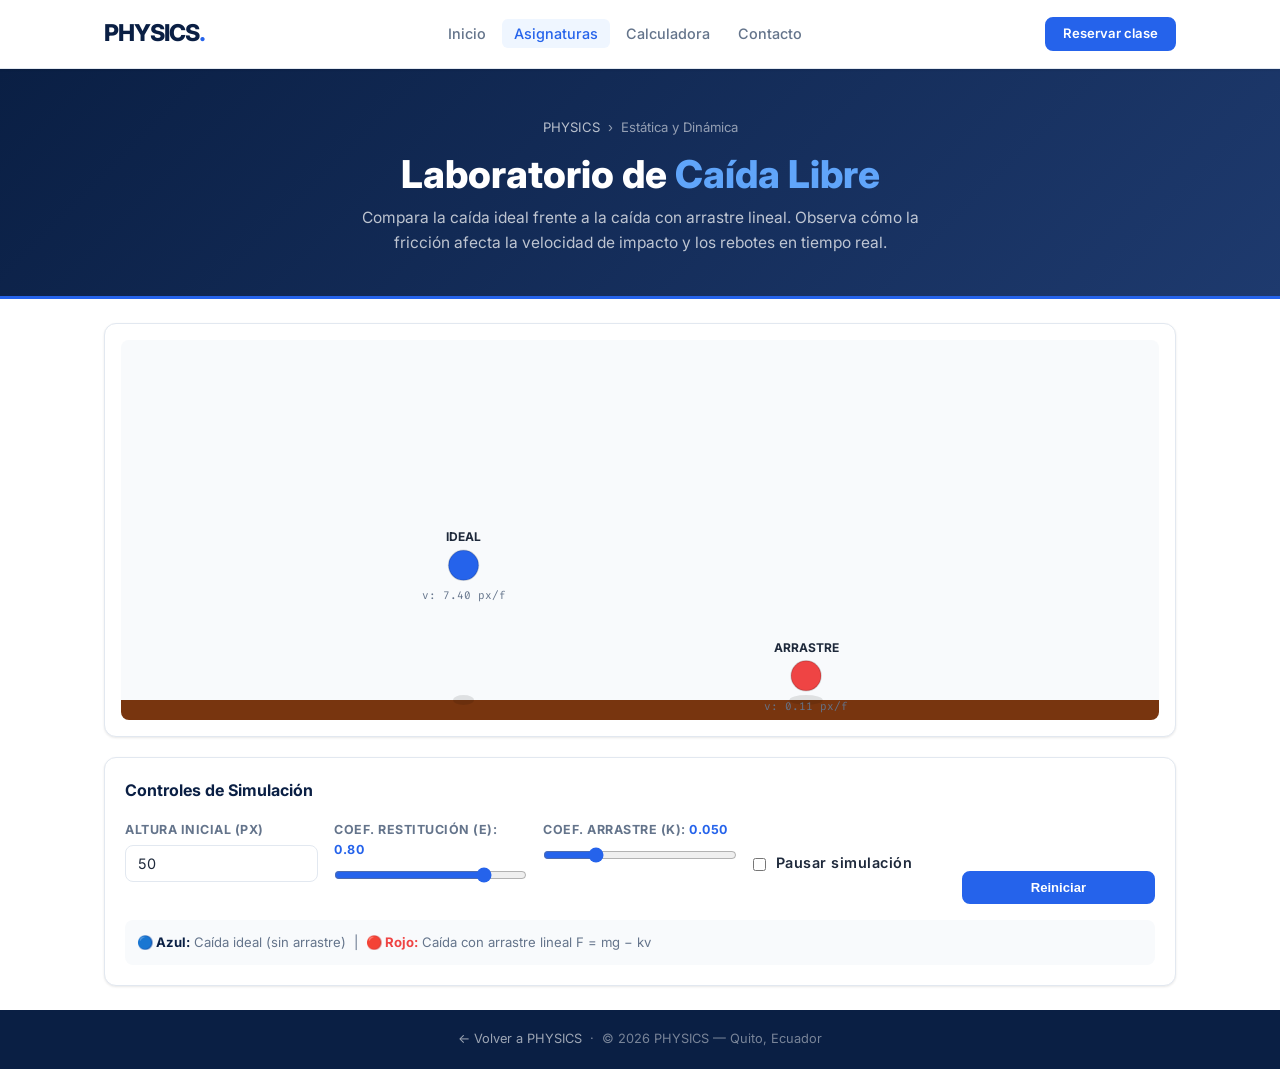
<file: estatica.html>
<!DOCTYPE html>
<html lang="es">
<head>
  <meta charset="UTF-8">
  <meta name="viewport" content="width=device-width, initial-scale=1.0">
  <title>Estática y Dinámica — Lab de Caída | PHYSICS</title>
  <meta name="description" content="Simulador de caída libre con arrastre lineal. Compara la trayectoria ideal vs fricción en tiempo real. Herramienta de física para ingeniería.">
  <link rel="icon" href="data:image/svg+xml,<svg xmlns='http://www.w3.org/2000/svg' viewBox='0 0 100 100'><text y='.9em' font-size='90'>⚙️</text></svg>">
  <link rel="preconnect" href="https://fonts.googleapis.com">
  <link rel="preconnect" href="https://fonts.gstatic.com" crossorigin>
  <link href="https://fonts.googleapis.com/css2?family=Inter:wght@400;700;900&family=Fira+Code&display=swap" rel="stylesheet">
  <link rel="stylesheet" href="style.css">
  <style>
    .sim-canvas { display: block; border-radius: 8px; background: white; }
    .controls-grid { display: grid; grid-template-columns: repeat(auto-fit, minmax(180px, 1fr)); gap: 16px; }
  </style>
</head>
<body>

  <nav class="nav-physics" role="navigation" aria-label="Navegación principal">
    <div class="container nav-inner">
      <a href="index.html" class="nav-logo">PHYSICS<span>.</span></a>
      <button class="nav-toggle" id="navToggle" aria-expanded="false" aria-controls="navLinks" aria-label="Abrir menú">
        <span></span><span></span><span></span>
      </button>
      <ul class="nav-links" id="navLinks" role="list">
        <li><a href="index.html">Inicio</a></li>
        <li><a href="index.html#cursos" class="nav-active">Asignaturas</a></li>
        <li><a href="calculadora.html">Calculadora</a></li>
        <li><a href="index.html#contacto">Contacto</a></li>
      </ul>
      <a href="https://wa.me/593995324419" target="_blank" class="btn btn-primary btn-sm nav-cta" rel="noopener">Reservar clase</a>
    </div>
  </nav>

  <header class="tool-hero">
    <div class="container">
      <div class="breadcrumb"><a href="index.html">PHYSICS</a> <span>›</span> <span>Estática y Dinámica</span></div>
      <h1>Laboratorio de <span>Caída Libre</span></h1>
      <p>Compara la caída ideal frente a la caída con arrastre lineal. Observa cómo la fricción afecta la velocidad de impacto y los rebotes en tiempo real.</p>
    </div>
  </header>

  <main>
    <div class="container" style="padding:24px 24px;">
      <div class="card" style="padding:16px;margin-bottom:20px;">
        <canvas id="simCanvas" class="sim-canvas" width="800" height="380" style="width:100%;" aria-label="Simulación de caída libre"></canvas>
      </div>
      <div class="card" style="padding:20px;">
        <h4 style="margin-bottom:16px;color:var(--dark-blue);">Controles de Simulación</h4>
        <div class="controls-grid">
          <div class="input-group">
            <label for="hInput">Altura Inicial (px)</label>
            <input type="number" id="hInput" value="50" min="20" max="300" onchange="resetSim()">
          </div>
          <div class="input-group">
            <label>Coef. Restitución (e): <span id="eVal" style="color:var(--electric-blue);font-weight:700;">0.80</span></label>
            <input type="range" id="eSlider" min="0" max="1" step="0.01" value="0.8">
          </div>
          <div class="input-group">
            <label>Coef. Arrastre (k): <span id="kVal" style="color:var(--electric-blue);font-weight:700;">0.05</span></label>
            <input type="range" id="kSlider" min="0" max="0.2" step="0.001" value="0.05">
          </div>
          <div class="input-group" style="display:flex;align-items:center;gap:10px;padding-top:20px;">
            <input type="checkbox" id="pauseCheck" style="width:auto;padding:0;border:none;">
            <label for="pauseCheck" style="text-transform:none;font-size:0.9rem;font-weight:600;color:var(--text-main);">Pausar simulación</label>
          </div>
          <div style="display:flex;align-items:flex-end;">
            <button class="btn btn-primary btn-block btn-sm" onclick="resetSim()">Reiniciar</button>
          </div>
        </div>
        <div style="margin-top:16px;padding:12px;background:var(--bg);border-radius:8px;font-size:0.82rem;color:var(--text-muted);">
          <strong style="color:var(--dark-blue);">🔵 Azul:</strong> Caída ideal (sin arrastre) &nbsp;|&nbsp; <strong style="color:var(--danger);">🔴 Rojo:</strong> Caída con arrastre lineal F = mg − kv
        </div>
      </div>
    </div>
  </main>

  <footer class="footer-mini">
    <a href="index.html">← Volver a PHYSICS</a> &nbsp;·&nbsp; © 2026 PHYSICS — Quito, Ecuador
  </footer>

  <script>
    document.getElementById('navToggle').addEventListener('click', () => {
      const nl = document.getElementById('navLinks');
      const open = nl.classList.toggle('open');
      document.getElementById('navToggle').setAttribute('aria-expanded', open);
    });

    const canvas = document.getElementById('simCanvas');
    const ctx = canvas.getContext('2d');
    const g = 0.5, floorY = 360, radius = 15;
    let ballIdeal = {y:50,vy:0}, ballDrag = {y:50,vy:0};

    function resetSim() {
      const sy = parseInt(document.getElementById('hInput').value);
      ballIdeal.y = ballDrag.y = sy;
      ballIdeal.vy = ballDrag.vy = 0;
    }

    function update() {
      if (document.getElementById('pauseCheck').checked) return;
      const e = parseFloat(document.getElementById('eSlider').value);
      const k = parseFloat(document.getElementById('kSlider').value);
      document.getElementById('eVal').innerText = e.toFixed(2);
      document.getElementById('kVal').innerText = k.toFixed(3);

      ballIdeal.vy += g; ballIdeal.y += ballIdeal.vy;
      if (ballIdeal.y + radius >= floorY) { ballIdeal.vy = -ballIdeal.vy * e; ballIdeal.y = floorY - radius; }

      const a = g - (k * ballDrag.vy);
      ballDrag.vy += a; ballDrag.y += ballDrag.vy;
      if (ballDrag.y + radius >= floorY) { ballDrag.vy = -ballDrag.vy * e; ballDrag.y = floorY - radius; }
    }

    function draw() {
      const w = canvas.offsetWidth;
      if (canvas.width !== w) canvas.width = w;

      ctx.fillStyle = '#f8fafc'; ctx.fillRect(0,0,canvas.width,canvas.height);
      ctx.fillStyle = '#78350f'; ctx.fillRect(0, floorY, canvas.width, canvas.height - floorY);

      [[ballIdeal,'#2563eb',canvas.width*0.33],[ballDrag,'#ef4444',canvas.width*0.66]].forEach(([ball,color,x])=>{
        const shadowW = Math.max(5, 18-(floorY-ball.y)/18);
        ctx.fillStyle='rgba(0,0,0,0.1)'; ctx.beginPath();
        ctx.ellipse(x,floorY,shadowW,5,0,0,Math.PI*2); ctx.fill();
        ctx.beginPath(); ctx.arc(x,ball.y,radius,0,Math.PI*2);
        ctx.fillStyle=color; ctx.fill();
        ctx.strokeStyle='rgba(0,0,0,0.15)'; ctx.lineWidth=1.5; ctx.stroke();
        ctx.fillStyle='#1e293b'; ctx.font='bold 12px Inter'; ctx.textAlign='center';
        ctx.fillText(color==='#2563eb'?'IDEAL':'ARRASTRE', x, ball.y-24);
        ctx.fillStyle='#64748b'; ctx.font='11px Fira Code';
        ctx.fillText(`v: ${Math.abs(ball.vy).toFixed(2)} px/f`, x, ball.y+34);
      });
    }

    function loop() { update(); draw(); requestAnimationFrame(loop); }
    resetSim(); loop();
  </script>
</body>
</html>
</file>
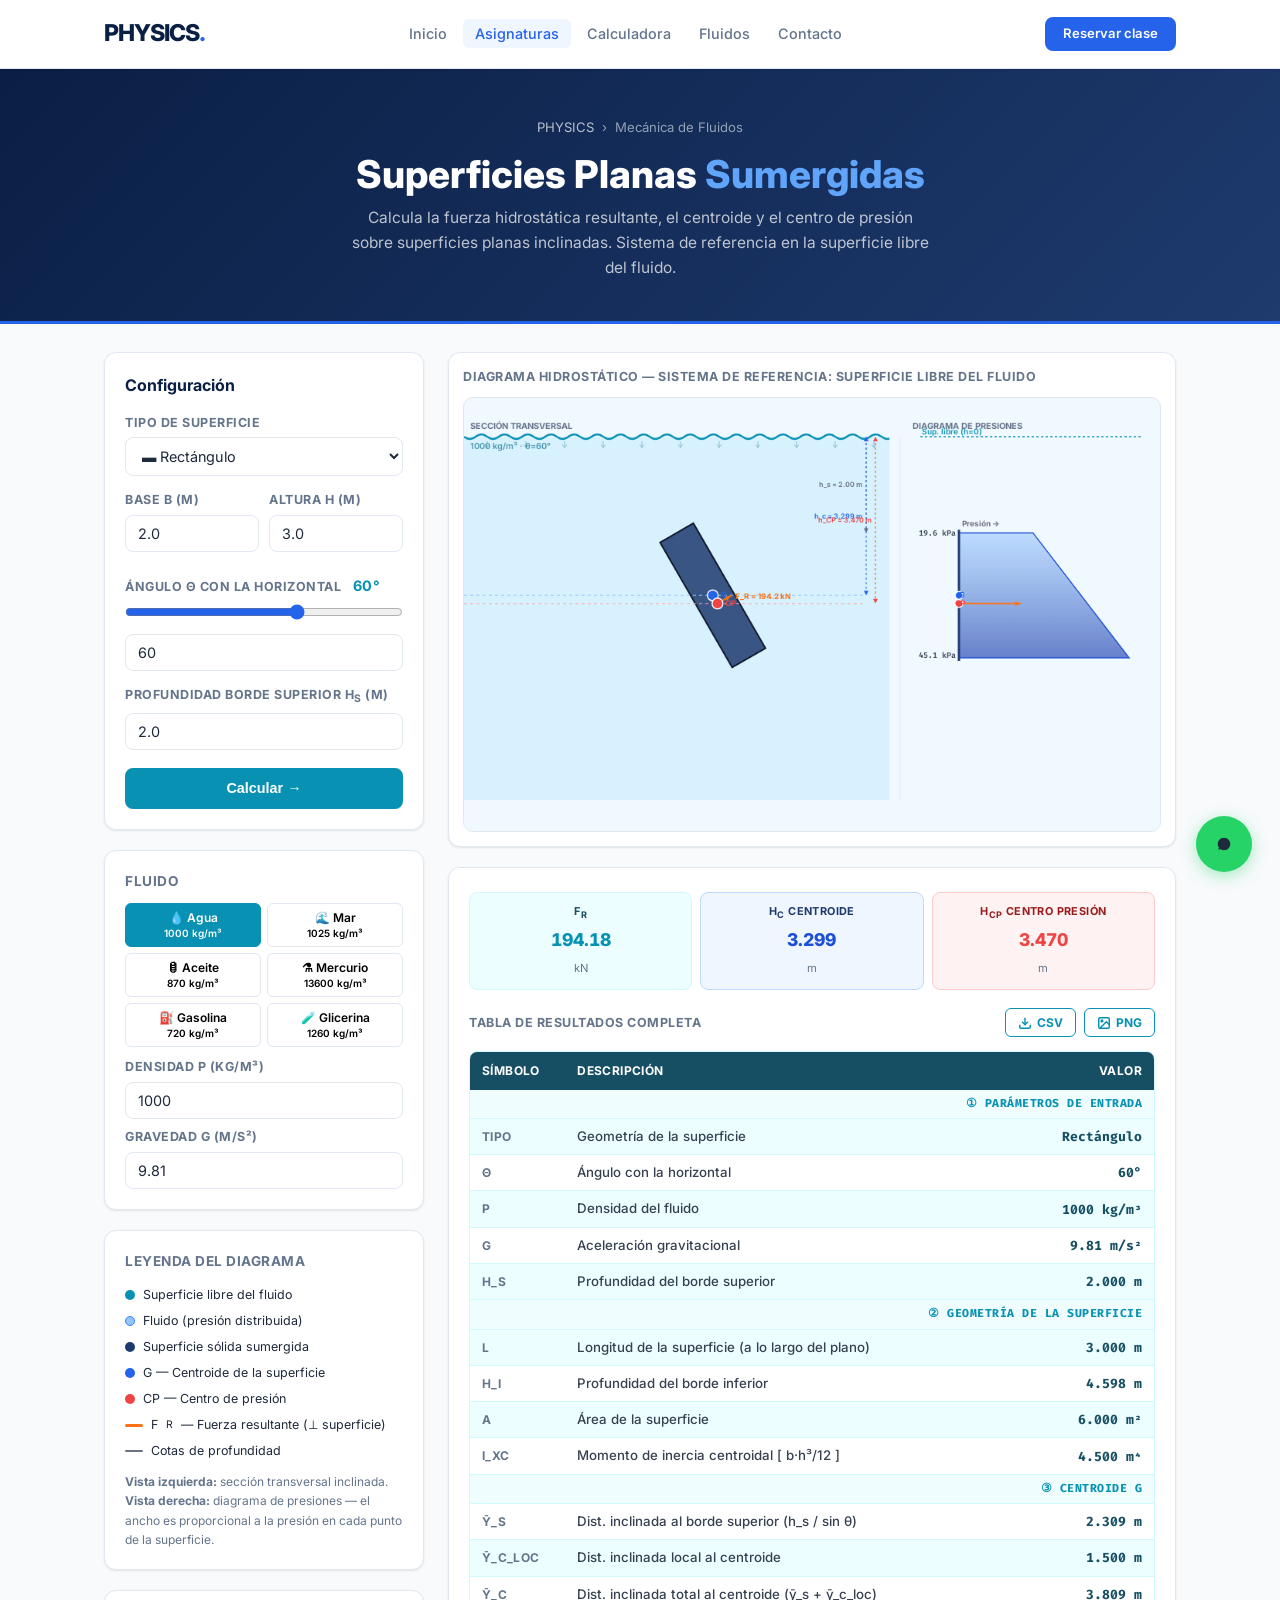
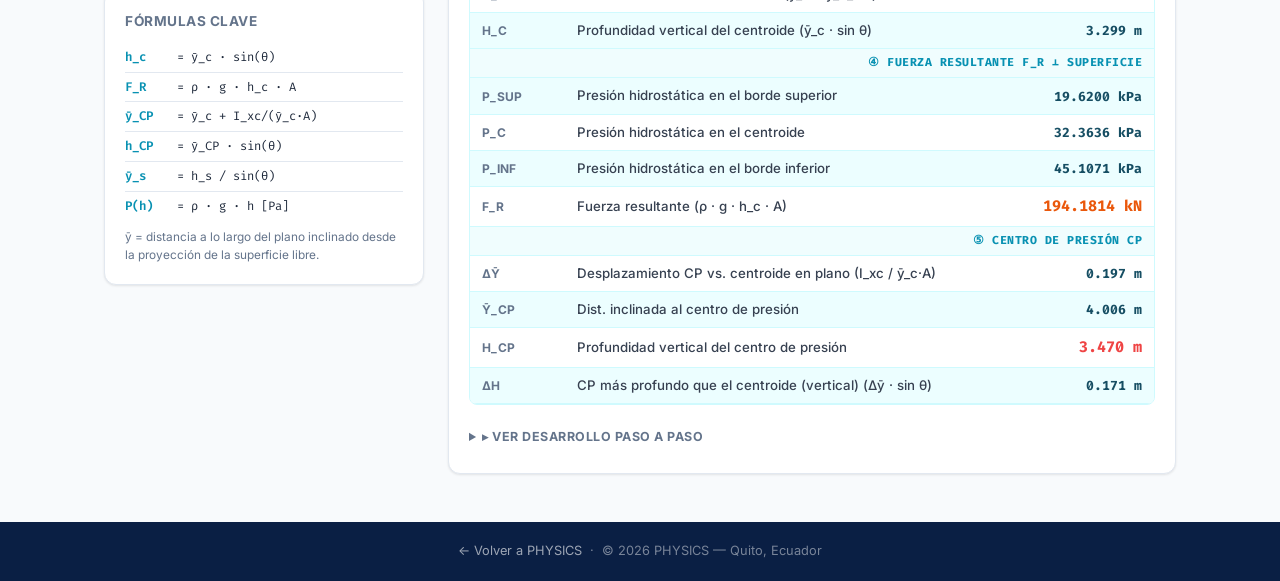
<file: fluidos.html>
<!DOCTYPE html>
<html lang="es">
<head>
  <meta charset="UTF-8">
  <meta name="viewport" content="width=device-width, initial-scale=1.0">
  <title>Superficies Sumergidas | PHYSICS — Mecánica de Fluidos</title>
  <meta name="description" content="Calculadora de fuerzas hidrostáticas sobre superficies planas sumergidas. Centroide, centro de presión y fuerza resultante con diagrama de presiones interactivo.">
  <link rel="icon" href="data:image/svg+xml,<svg xmlns='http://www.w3.org/2000/svg' viewBox='0 0 100 100'><text y='.9em' font-size='90'>🌊</text></svg>">
  <link rel="preconnect" href="https://fonts.googleapis.com">
  <link rel="preconnect" href="https://fonts.gstatic.com" crossorigin>
  <link href="https://fonts.googleapis.com/css2?family=Inter:wght@400;500;600;700;800&family=Fira+Code:wght@400;500&display=swap" rel="stylesheet">
  <link rel="stylesheet" href="style.css">
  <style>
    body { background: var(--bg); }

    /* ── Accent color for fluids: cyan ── */
    :root {
      --fluid-primary:   #0891b2;
      --fluid-light:     #ecfeff;
      --fluid-mid:       #cffafe;
      --fluid-dark:      #164e63;
      --fluid-water:     rgba(14,116,144,0.18);
      --fluid-surface:   rgba(14,116,144,0.55);
    }

    /* ── Canvas container ── */
    #canvas-wrap {
      position: relative;
      background: #f0f9ff;
      border: 1px solid var(--border);
      border-radius: 10px;
      overflow: hidden;
    }
    #main-canvas {
      display: block;
      width: 100%;
      height: auto;
    }

    /* ── Result steps ── */
    .step-block {
      border-left: 3px solid var(--fluid-primary);
      padding: 10px 14px;
      margin-bottom: 10px;
      background: var(--fluid-light);
      border-radius: 0 8px 8px 0;
    }
    .step-block-title {
      font-size: 0.72rem;
      font-weight: 800;
      text-transform: uppercase;
      letter-spacing: .5px;
      color: var(--fluid-dark);
      margin-bottom: 6px;
    }
    .step-line {
      display: flex;
      justify-content: space-between;
      align-items: baseline;
      padding: 3px 0;
      border-bottom: 1px solid var(--fluid-mid);
      font-size: 0.84rem;
      gap: 8px;
    }
    .step-line:last-child { border-bottom: none; }
    .step-line .label { color: var(--text-muted); flex-shrink: 0; }
    .step-line .val {
      font-family: 'Fira Code', monospace;
      font-size: 0.82rem;
      color: var(--fluid-dark);
      font-weight: 600;
      text-align: right;
    }
    .step-line .formula {
      font-family: 'Fira Code', monospace;
      font-size: 0.74rem;
      color: #6b7280;
      text-align: right;
    }

    /* ── Summary result badges ── */
    .result-trio {
      display: grid;
      grid-template-columns: 1fr 1fr 1fr;
      gap: 8px;
      margin-top: 4px;
    }
    .rtrio-card {
      border-radius: 8px;
      padding: 10px 8px;
      text-align: center;
      border: 1px solid var(--border);
    }
    .rtrio-label {
      font-size: 0.68rem;
      font-weight: 700;
      text-transform: uppercase;
      letter-spacing: .4px;
      display: block;
      margin-bottom: 3px;
    }
    .rtrio-val {
      font-size: 1.1rem;
      font-weight: 800;
      display: block;
      font-variant-numeric: tabular-nums;
    }

    /* ── Fluid quick-select buttons ── */
    .fluid-btns {
      display: grid;
      grid-template-columns: 1fr 1fr;
      gap: 6px;
      margin-top: 8px;
    }
    .fbtn {
      padding: 6px 8px;
      border-radius: 6px;
      border: 1px solid var(--border);
      background: var(--white);
      font-size: 0.75rem;
      font-weight: 600;
      cursor: pointer;
      transition: var(--transition);
      font-family: 'Inter', sans-serif;
      text-align: center;
    }
    .fbtn:hover { border-color: var(--fluid-primary); background: var(--fluid-light); color: var(--fluid-dark); }
    .fbtn.active { background: var(--fluid-primary); color: #fff; border-color: var(--fluid-primary); }

    /* ── Dimension inputs dynamic ── */
    .dim-group { display: none; }
    .dim-group.visible { display: block; }

    /* ── Angle display ── */
    .angle-display {
      display: inline-flex;
      align-items: center;
      gap: 6px;
      font-size: 0.9rem;
      font-weight: 700;
      color: var(--fluid-primary);
      margin-left: 8px;
    }

    /* ── Orientation toggle ── */
    .orient-row {
      display: flex;
      gap: 8px;
      margin-top: 6px;
    }
    .orient-btn {
      flex: 1;
      padding: 7px;
      border: 1.5px solid var(--border);
      border-radius: 6px;
      background: var(--white);
      cursor: pointer;
      font-family: 'Inter', sans-serif;
      font-size: 0.82rem;
      font-weight: 600;
      text-align: center;
      transition: var(--transition);
    }
    .orient-btn.active {
      border-color: var(--fluid-primary);
      background: var(--fluid-light);
      color: var(--fluid-dark);
    }

    /* ── Formula reference card ── */
    .formula-ref { font-size: 0.78rem; line-height: 1.8; color: var(--text-main); }
    .formula-ref .fr-row {
      display: flex; gap: 8px; padding: 3px 0;
      border-bottom: 1px solid var(--border); align-items: baseline;
    }
    .formula-ref .fr-row:last-child { border-bottom: none; }
    .formula-ref .sym {
      min-width: 44px; font-family: 'Fira Code', monospace;
      font-size: 0.78rem; color: var(--fluid-primary); font-weight: 600;
    }
    .formula-ref .eq {
      font-family: 'Fira Code', monospace;
      font-size: 0.76rem; color: var(--text-main); flex: 1;
    }

    /* ── Legend bullets ── */
    .legend-row {
      display: flex; align-items: center; gap: 8px;
      font-size: 0.78rem; color: var(--text-main);
      padding: 3px 0;
    }
    .leg-dot { width: 10px; height: 10px; border-radius: 50%; flex-shrink: 0; }
    .leg-line { width: 18px; height: 3px; border-radius: 2px; flex-shrink: 0; }

    /* ── Tabla de resultados ── */
    .res-table-wrap {
      overflow-x: auto;
      margin-top: 14px;
      border-radius: 8px;
      border: 1px solid var(--fluid-mid);
    }
    .res-table {
      width: 100%;
      border-collapse: collapse;
      font-size: 0.83rem;
      min-width: 480px;
    }
    .res-table thead tr {
      background: var(--fluid-dark);
      color: #fff;
    }
    .res-table thead th {
      padding: 9px 12px;
      text-align: left;
      font-size: 0.75rem;
      font-weight: 700;
      letter-spacing: .4px;
      text-transform: uppercase;
      white-space: nowrap;
    }
    .res-table thead th:last-child { text-align: right; }
    .res-table tbody tr:nth-child(even) { background: var(--fluid-light); }
    .res-table tbody tr:hover { background: var(--fluid-mid); }
    .res-table td {
      padding: 7px 12px;
      border-bottom: 1px solid var(--fluid-mid);
      vertical-align: middle;
    }
    .res-table td:first-child {
      color: var(--text-muted);
      font-size: 0.75rem;
      font-weight: 700;
      text-transform: uppercase;
      letter-spacing: .3px;
      white-space: nowrap;
    }
    .res-table td:nth-child(2) {
      font-weight: 500;
      color: #374151;
    }
    .res-table td:last-child {
      font-family: 'Fira Code', monospace;
      font-size: 0.82rem;
      font-weight: 700;
      color: var(--fluid-dark);
      text-align: right;
      white-space: nowrap;
    }
    .res-table .group-row td {
      background: #f0fdfe;
      color: var(--fluid-primary);
      font-size: 0.72rem;
      font-weight: 800;
      text-transform: uppercase;
      letter-spacing: .5px;
      padding: 5px 12px;
      border-bottom: 1px solid var(--fluid-mid);
    }
    .res-table .highlight-row td:last-child {
      color: #ea580c;
      font-size: 0.95rem;
    }
    .res-table .highlight-cp td:last-child {
      color: #ef4444;
      font-size: 0.95rem;
    }
    /* Download bar */
    .download-bar {
      display: flex;
      align-items: center;
      justify-content: space-between;
      margin-bottom: 10px;
      flex-wrap: wrap;
      gap: 8px;
    }
    .download-bar h4 {
      font-size: 0.78rem;
      font-weight: 700;
      text-transform: uppercase;
      letter-spacing: .5px;
      color: var(--text-muted);
      margin: 0;
    }
    .dl-btns { display: flex; gap: 8px; }
    .dl-btn {
      display: inline-flex;
      align-items: center;
      gap: 5px;
      padding: 6px 12px;
      border-radius: 6px;
      border: 1.5px solid var(--fluid-primary);
      background: var(--white);
      color: var(--fluid-primary);
      font-size: 0.75rem;
      font-weight: 700;
      cursor: pointer;
      transition: var(--transition);
      font-family: 'Inter', sans-serif;
      text-decoration: none;
    }
    .dl-btn:hover {
      background: var(--fluid-primary);
      color: #fff;
    }
    .dl-btn svg { flex-shrink: 0; }

    /* ── Warning / error ── */
    .hyd-error {
      display: none;
      background: #fee2e2;
      border: 1px solid #fca5a5;
      border-radius: 8px;
      padding: 10px 14px;
      font-size: 0.84rem;
      color: #991b1b;
      margin-top: 10px;
    }
    .hyd-error.visible { display: block; }
    .hyd-warn {
      display: none;
      background: #fef9c3;
      border: 1px solid #fde047;
      border-radius: 8px;
      padding: 8px 14px;
      font-size: 0.8rem;
      color: #854d0e;
      margin-top: 8px;
    }
    .hyd-warn.visible { display: block; }

    /* ── Results card hidden until calc ── */
    #results-card { display: none; }

    @media (max-width: 768px) {
      .result-trio { grid-template-columns: 1fr 1fr; }
      .fluid-btns  { grid-template-columns: 1fr 1fr; }
    }
  </style>
</head>
<body>

<!-- ── NAVBAR ─────────────────────────────────────────────── -->
<nav class="nav-physics" role="navigation" aria-label="Navegación principal">
  <div class="container nav-inner">
    <a href="index.html" class="nav-logo">PHYSICS<span>.</span></a>
    <button class="nav-toggle" id="navToggle" aria-expanded="false" aria-controls="navLinks">
      <span></span><span></span><span></span>
    </button>
    <ul class="nav-links" id="navLinks" role="list">
      <li><a href="index.html">Inicio</a></li>
      <li><a href="index.html#cursos" class="nav-active">Asignaturas</a></li>
      <li><a href="calculadora.html">Calculadora</a></li>
        <li><a href="fluidos.html">Fluidos</a></li>
      <li><a href="index.html#contacto">Contacto</a></li>
    </ul>
    <a href="https://wa.me/593995324419" target="_blank" class="btn btn-primary btn-sm nav-cta" rel="noopener">Reservar clase</a>
  </div>
</nav>

<!-- ── TOOL HERO ───────────────────────────────────────────── -->
<header class="tool-hero">
  <div class="container">
    <div class="breadcrumb">
      <a href="index.html">PHYSICS</a><span>›</span>
      <span>Mecánica de Fluidos</span>
    </div>
    <h1>Superficies Planas <span>Sumergidas</span></h1>
    <p>Calcula la fuerza hidrostática resultante, el centroide y el centro de presión sobre superficies planas inclinadas. Sistema de referencia en la superficie libre del fluido.</p>
  </div>
</header>

<!-- ── MAIN LAYOUT ─────────────────────────────────────────── -->
<main>
<div class="container">
<div class="tool-layout">

  <!-- ══ SIDEBAR ══════════════════════════════════════════════ -->
  <aside class="tool-sidebar">

    <!-- Tipo de superficie -->
    <div class="card">
      <h3 style="font-size:1rem;margin-bottom:14px;color:var(--dark-blue);">Configuración</h3>

      <div class="input-group">
        <label>Tipo de superficie</label>
        <select id="surf-type" onchange="onSurfTypeChange()">
          <option value="rect">▬ Rectángulo</option>
          <option value="circle">● Círculo</option>
          <option value="triangle">▲ Triángulo</option>
          <option value="semicircle">◗ Semicírculo</option>
          <option value="trapezoid">⏢ Trapecio</option>
        </select>
      </div>

      <!-- Rectángulo -->
      <div class="dim-group visible" id="dims-rect">
        <div style="display:grid;grid-template-columns:1fr 1fr;gap:10px;">
          <div class="input-group">
            <label>Base b (m)</label>
            <input type="number" id="rect-b" value="2.0" min="0.01" step="0.1">
          </div>
          <div class="input-group">
            <label>Altura h (m)</label>
            <input type="number" id="rect-h" value="3.0" min="0.01" step="0.1">
          </div>
        </div>
      </div>

      <!-- Círculo -->
      <div class="dim-group" id="dims-circle">
        <div class="input-group">
          <label>Radio R (m)</label>
          <input type="number" id="circle-r" value="1.5" min="0.01" step="0.1">
        </div>
      </div>

      <!-- Triángulo -->
      <div class="dim-group" id="dims-triangle">
        <div style="display:grid;grid-template-columns:1fr 1fr;gap:10px;">
          <div class="input-group">
            <label>Base b (m)</label>
            <input type="number" id="tri-b" value="2.0" min="0.01" step="0.1">
          </div>
          <div class="input-group">
            <label>Altura h (m)</label>
            <input type="number" id="tri-h" value="3.0" min="0.01" step="0.1">
          </div>
        </div>
        <div class="input-group" style="margin-top:4px;">
          <label>Orientación</label>
          <div class="orient-row">
            <button class="orient-btn active" id="tri-up" onclick="setOrient('tri','up')">▲ Vértice arriba</button>
            <button class="orient-btn" id="tri-dn" onclick="setOrient('tri','down')">▽ Vértice abajo</button>
          </div>
        </div>
      </div>

      <!-- Semicírculo -->
      <div class="dim-group" id="dims-semicircle">
        <div class="input-group">
          <label>Radio R (m)</label>
          <input type="number" id="semi-r" value="1.5" min="0.01" step="0.1">
        </div>
        <div class="input-group" style="margin-top:4px;">
          <label>Orientación</label>
          <div class="orient-row">
            <button class="orient-btn active" id="semi-top" onclick="setOrient('semi','top')">⌓ Diámetro arriba</button>
            <button class="orient-btn" id="semi-bot" onclick="setOrient('semi','bottom')">⌒ Diámetro abajo</button>
          </div>
        </div>
      </div>

      <!-- Trapecio -->
      <div class="dim-group" id="dims-trapezoid">
        <div style="display:grid;grid-template-columns:1fr 1fr;gap:10px;">
          <div class="input-group">
            <label>Base mayor B (m)</label>
            <input type="number" id="trap-B" value="3.0" min="0.01" step="0.1">
          </div>
          <div class="input-group">
            <label>Base menor b (m)</label>
            <input type="number" id="trap-b" value="1.5" min="0.01" step="0.1">
          </div>
        </div>
        <div class="input-group">
          <label>Altura h (m)</label>
          <input type="number" id="trap-h" value="2.5" min="0.01" step="0.1">
        </div>
      </div>

      <!-- Ángulo θ -->
      <div class="input-group" style="margin-top:8px;">
        <label>
          Ángulo θ con la horizontal
          <span class="angle-display" id="theta-display">60°</span>
        </label>
        <input type="range" id="theta-slider" min="10" max="90" value="60"
          oninput="syncTheta(this.value,'slider')">
        <input type="number" id="theta-num" value="60" min="10" max="90" step="1"
          style="margin-top:6px;"
          oninput="syncTheta(this.value,'num')">
      </div>

      <!-- Profundidad h_s -->
      <div class="input-group">
        <label>Profundidad borde superior h<sub>s</sub> (m)</label>
        <input type="number" id="h-s" value="2.0" min="0" step="0.1">
      </div>

      <button class="btn btn-primary" style="width:100%;margin-top:4px;background:var(--fluid-primary);border-color:var(--fluid-primary);" onclick="calcHydro()">
        Calcular →
      </button>
      <div class="hyd-error" id="hyd-error"></div>
      <div class="hyd-warn"  id="hyd-warn"></div>
    </div>

    <!-- Fluido -->
    <div class="card">
      <h3 style="font-size:0.85rem;font-weight:700;color:var(--text-muted);text-transform:uppercase;letter-spacing:.5px;margin-bottom:10px;">Fluido</h3>
      <div class="fluid-btns" id="fluid-btns">
        <button class="fbtn active" onclick="setFluid(1000,'Agua (20°C)',this)">💧 Agua<br><small>1000 kg/m³</small></button>
        <button class="fbtn" onclick="setFluid(1025,'Agua de mar',this)">🌊 Mar<br><small>1025 kg/m³</small></button>
        <button class="fbtn" onclick="setFluid(870,'Aceite hidráulico',this)">🛢 Aceite<br><small>870 kg/m³</small></button>
        <button class="fbtn" onclick="setFluid(13600,'Mercurio',this)">⚗ Mercurio<br><small>13600 kg/m³</small></button>
        <button class="fbtn" onclick="setFluid(720,'Gasolina',this)">⛽ Gasolina<br><small>720 kg/m³</small></button>
        <button class="fbtn" onclick="setFluid(1260,'Glicerina',this)">🧪 Glicerina<br><small>1260 kg/m³</small></button>
      </div>
      <div style="margin-top:10px;">
        <div class="input-group" style="margin-bottom:8px;">
          <label>Densidad ρ (kg/m³)</label>
          <input type="number" id="rho-input" value="1000" min="1" step="10">
        </div>
        <div class="input-group" style="margin-bottom:0;">
          <label>Gravedad g (m/s²)</label>
          <input type="number" id="g-input" value="9.81" min="0.01" step="0.01">
        </div>
      </div>
    </div>

    <!-- Leyenda del diagrama -->
    <div class="card">
      <h3 style="font-size:0.85rem;font-weight:700;color:var(--text-muted);text-transform:uppercase;letter-spacing:.5px;margin-bottom:10px;">Leyenda del diagrama</h3>
      <div class="legend-row"><span class="leg-dot" style="background:#0891b2;"></span>Superficie libre del fluido</div>
      <div class="legend-row"><span class="leg-dot" style="background:#93c5fd;border:1.5px solid #3b82f6;"></span>Fluido (presión distribuida)</div>
      <div class="legend-row"><span class="leg-dot" style="background:#1e3a6e;"></span>Superficie sólida sumergida</div>
      <div class="legend-row"><span class="leg-dot" style="background:#2563eb;"></span>G — Centroide de la superficie</div>
      <div class="legend-row"><span class="leg-dot" style="background:#ef4444;"></span>CP — Centro de presión</div>
      <div class="legend-row"><span class="leg-line" style="background:#f97316;"></span>F<sub>R</sub> — Fuerza resultante (⊥ superficie)</div>
      <div class="legend-row"><span class="leg-line" style="background:#6b7280;border-top:2px dashed #6b7280;height:0;"></span>Cotas de profundidad</div>
      <div style="height:8px;"></div>
      <p style="font-size:0.75rem;color:var(--text-muted);line-height:1.6;margin:0;">
        <strong>Vista izquierda:</strong> sección transversal inclinada.<br>
        <strong>Vista derecha:</strong> diagrama de presiones — el ancho es proporcional a la presión en cada punto de la superficie.
      </p>
    </div>

    <!-- Referencia de fórmulas -->
    <div class="card">
      <h3 style="font-size:0.85rem;font-weight:700;color:var(--text-muted);text-transform:uppercase;letter-spacing:.5px;margin-bottom:10px;">Fórmulas clave</h3>
      <div class="formula-ref">
        <div class="fr-row"><span class="sym">h_c</span><span class="eq">= ȳ_c · sin(θ)</span></div>
        <div class="fr-row"><span class="sym">F_R</span><span class="eq">= ρ · g · h_c · A</span></div>
        <div class="fr-row"><span class="sym">ȳ_CP</span><span class="eq">= ȳ_c + I_xc/(ȳ_c·A)</span></div>
        <div class="fr-row"><span class="sym">h_CP</span><span class="eq">= ȳ_CP · sin(θ)</span></div>
        <div class="fr-row"><span class="sym">ȳ_s</span><span class="eq">= h_s / sin(θ)</span></div>
        <div class="fr-row"><span class="sym">P(h)</span><span class="eq">= ρ · g · h  [Pa]</span></div>
      </div>
      <p style="font-size:0.74rem;color:var(--text-muted);margin-top:8px;line-height:1.5;">
        ȳ = distancia a lo largo del plano inclinado desde la proyección de la superficie libre.
      </p>
    </div>

  </aside>

  <!-- ══ CONTENT ═══════════════════════════════════════════════ -->
  <main class="tool-content">

    <!-- Canvas -->
    <div class="card" style="padding:14px;">
      <div style="font-size:0.78rem;font-weight:700;text-transform:uppercase;letter-spacing:.5px;color:var(--text-muted);margin-bottom:10px;">
        Diagrama hidrostático — sistema de referencia: superficie libre del fluido
      </div>
      <div id="canvas-wrap">
        <canvas id="main-canvas" width="900" height="560"></canvas>
      </div>
    </div>

    <!-- Results card -->
    <div class="card" id="results-card">

      <!-- Summary trio -->
      <div class="result-trio" style="margin-bottom:18px;">
        <div class="rtrio-card" style="background:var(--fluid-light);border-color:var(--fluid-mid);">
          <span class="rtrio-label" style="color:var(--fluid-dark);">F<sub>R</sub></span>
          <span class="rtrio-val" style="color:var(--fluid-primary);" id="res-FR">—</span>
          <span style="font-size:0.7rem;color:var(--text-muted);">kN</span>
        </div>
        <div class="rtrio-card" style="background:#eff6ff;border-color:#bfdbfe;">
          <span class="rtrio-label" style="color:#1e3a6e;">h<sub>c</sub> centroide</span>
          <span class="rtrio-val" style="color:#1d4ed8;" id="res-hc">—</span>
          <span style="font-size:0.7rem;color:var(--text-muted);">m</span>
        </div>
        <div class="rtrio-card" style="background:#fef2f2;border-color:#fecaca;">
          <span class="rtrio-label" style="color:#991b1b;">h<sub>CP</sub> centro presión</span>
          <span class="rtrio-val" style="color:#ef4444;" id="res-hcp">—</span>
          <span style="font-size:0.7rem;color:var(--text-muted);">m</span>
        </div>
      </div>

      <!-- ── TABLA DE RESULTADOS + DESCARGA ─────────────────── -->
      <div class="download-bar">
        <h4>Tabla de resultados completa</h4>
        <div class="dl-btns">
          <button class="dl-btn" onclick="downloadCSV()" title="Descargar como CSV">
            <svg width="14" height="14" viewBox="0 0 24 24" fill="none" stroke="currentColor" stroke-width="2.5"><path d="M21 15v4a2 2 0 0 1-2 2H5a2 2 0 0 1-2-2v-4"/><polyline points="7 10 12 15 17 10"/><line x1="12" y1="15" x2="12" y2="3"/></svg>
            CSV
          </button>
          <button class="dl-btn" onclick="downloadPNG()" title="Descargar diagrama como imagen PNG">
            <svg width="14" height="14" viewBox="0 0 24 24" fill="none" stroke="currentColor" stroke-width="2.5"><rect x="3" y="3" width="18" height="18" rx="2"/><circle cx="8.5" cy="8.5" r="1.5"/><polyline points="21 15 16 10 5 21"/></svg>
            PNG
          </button>
        </div>
      </div>

      <div class="res-table-wrap">
        <table class="res-table" id="res-table">
          <thead>
            <tr>
              <th>Símbolo</th>
              <th>Descripción</th>
              <th>Valor</th>
            </tr>
          </thead>
          <tbody id="res-table-body"></tbody>
        </table>
      </div>

      <!-- ── PASO A PASO (detalle) ──────────────────────────── -->
      <details style="margin-top:16px;">
        <summary style="cursor:pointer;font-size:0.78rem;font-weight:700;text-transform:uppercase;letter-spacing:.5px;color:var(--text-muted);padding:6px 0;user-select:none;">
          ▸ Ver desarrollo paso a paso
        </summary>
        <div style="margin-top:10px;">

          <!-- Step 1: Geometry -->
          <div class="step-block">
            <div class="step-block-title">Paso 1 — Geometría y profundidades</div>
            <div class="step-line"><span class="label">Profundidad borde superior h_s</span><span class="val" id="st-hs">—</span></div>
            <div class="step-line"><span class="label">Profundidad borde inferior h_i</span><span class="val" id="st-hi">—</span></div>
            <div class="step-line"><span class="label">Ángulo θ con la horizontal</span><span class="val" id="st-theta">—</span></div>
            <div class="step-line"><span class="label">Dist. inclinada al borde sup. ȳ_s = h_s/sin(θ)</span><span class="val" id="st-ys">—</span></div>
            <div class="step-line"><span class="label">Longitud de la superficie L</span><span class="val" id="st-L">—</span></div>
          </div>

          <!-- Step 2: Centroid -->
          <div class="step-block">
            <div class="step-block-title">Paso 2 — Centroide G</div>
            <div class="step-line"><span class="label">Distancia local centroide ȳ_c_local</span><span class="val" id="st-yc-loc">—</span></div>
            <div class="step-line"><span class="label">Dist. inclinada total ȳ_c = ȳ_s + ȳ_c_local</span><span class="val" id="st-yc">—</span></div>
            <div class="step-line"><span class="label">Profundidad vertical centroide h_c = ȳ_c·sin(θ)</span><span class="val" id="st-hc">—</span></div>
          </div>

          <!-- Step 3: Area and inertia -->
          <div class="step-block">
            <div class="step-block-title">Paso 3 — Área e Inercia</div>
            <div class="step-line"><span class="label">Área A</span><span class="val" id="st-A">—</span></div>
            <div class="step-line"><span class="label">Momento de inercia I_xc (eje centroidal)</span><span class="val" id="st-Ixc">—</span></div>
            <div class="step-line"><span class="label">Fórmula I_xc</span><span class="formula" id="st-Ixc-formula">—</span></div>
          </div>

          <!-- Step 4: Force -->
          <div class="step-block" style="border-left-color:#ea580c;">
            <div class="step-block-title" style="color:#9a3412;">Paso 4 — Fuerza Resultante F_R</div>
            <div class="step-line"><span class="label">Presión en el centroide P_c = ρgh_c</span><span class="val" id="st-Pc">—</span></div>
            <div class="step-line"><span class="label">Presión borde superior P_sup = ρgh_s</span><span class="val" id="st-Psup">—</span></div>
            <div class="step-line"><span class="label">Presión borde inferior P_inf = ρgh_i</span><span class="val" id="st-Pinf">—</span></div>
            <div class="step-line"><span class="label">Fuerza resultante F_R = ρ·g·h_c·A</span><span class="val" id="st-FR">—</span></div>
            <div class="step-line"><span class="label">F_R actúa perpendicularmente a la superficie</span><span class="formula">⊥ al plano</span></div>
          </div>

          <!-- Step 5: CP -->
          <div class="step-block" style="border-left-color:#ef4444;">
            <div class="step-block-title" style="color:#991b1b;">Paso 5 — Centro de Presión CP</div>
            <div class="step-line"><span class="label">Desplazamiento Δȳ = I_xc / (ȳ_c·A)</span><span class="val" id="st-dy">—</span></div>
            <div class="step-line"><span class="label">Dist. inclinada ȳ_CP = ȳ_c + Δȳ</span><span class="val" id="st-ycp">—</span></div>
            <div class="step-line"><span class="label">Profundidad vertical h_CP = ȳ_CP·sin(θ)</span><span class="val" id="st-hcp">—</span></div>
            <div class="step-line"><span class="label">CP está por debajo del centroide Δh = Δȳ·sin(θ)</span><span class="val" id="st-dh">—</span></div>
          </div>

        </div>
      </details>
    </div>

  </main>
</div>
</div>
</main>

<!-- ── FOOTER ──────────────────────────────────────────────── -->
<footer class="footer-mini">
  <a href="index.html">← Volver a PHYSICS</a> &nbsp;·&nbsp; © 2026 PHYSICS — Quito, Ecuador
</footer>
<a href="https://wa.me/593995324419" class="wa-float" target="_blank" rel="noopener" aria-label="WhatsApp">
  <svg width="26" height="26" viewBox="0 0 24 24" fill="currentColor"><path d="M12.031 6.172c-3.181 0-5.767 2.586-5.768 5.766-.001 1.298.38 2.27 1.019 3.287l-.582 2.128 2.182-.573c.978.58 1.911.928 3.145.929 3.178 0 5.767-2.587 5.768-5.766 0-3.18-2.587-5.771-5.764-5.771z"/></svg>
</a>

<script>
/* ═══════════════════════════════════════════════════════════════
   PHYSICS — Hidrostática de Superficies Planas Sumergidas
   Motor: puro JS + Canvas API. Sin dependencias externas.
   Sistema de referencia: superficie libre del fluido (h=0 arriba)
═══════════════════════════════════════════════════════════════ */

var g_orient = { tri: 'up', semi: 'top' };
var g_rho    = 1000;
var g_fluidName = 'Agua (20°C)';

/* ─── Navbar ──────────────────────────────────────────────── */
document.getElementById('navToggle').addEventListener('click', function() {
  var nl = document.getElementById('navLinks');
  var open = nl.classList.toggle('open');
  document.getElementById('navToggle').setAttribute('aria-expanded', open);
});

/* ─── Tipo de superficie ──────────────────────────────────── */
function onSurfTypeChange() {
  var type = document.getElementById('surf-type').value;
  var groups = ['rect','circle','triangle','semicircle','trapezoid'];
  groups.forEach(function(g) {
    var el = document.getElementById('dims-' + g);
    if (el) el.classList.toggle('visible', g === type);
  });
}

/* ─── Orientación triángulo / semicírculo ─────────────────── */
function setOrient(shape, val) {
  g_orient[shape] = val;
  if (shape === 'tri') {
    document.getElementById('tri-up').classList.toggle('active', val === 'up');
    document.getElementById('tri-dn').classList.toggle('active', val === 'down');
  } else {
    document.getElementById('semi-top').classList.toggle('active', val === 'top');
    document.getElementById('semi-bot').classList.toggle('active', val === 'bottom');
  }
}

/* ─── Ángulo slider ↔ input ───────────────────────────────── */
function syncTheta(val, src) {
  var v = Math.min(90, Math.max(10, parseFloat(val) || 60));
  if (src === 'slider') {
    document.getElementById('theta-num').value = v;
  } else {
    document.getElementById('theta-slider').value = v;
  }
  document.getElementById('theta-display').textContent = v + '°';
}

/* ─── Fluidos predefinidos ────────────────────────────────── */
function setFluid(rho, name, btn) {
  g_rho = rho;
  g_fluidName = name;
  document.getElementById('rho-input').value = rho;
  document.querySelectorAll('.fbtn').forEach(function(b) { b.classList.remove('active'); });
  if (btn) btn.classList.add('active');
}

/* ─── Error helpers ───────────────────────────────────────── */
function showErr(msg) {
  var el = document.getElementById('hyd-error');
  el.textContent = '⚠ ' + msg;
  el.classList.add('visible');
}
function clearErr() {
  document.getElementById('hyd-error').classList.remove('visible');
  document.getElementById('hyd-warn').classList.remove('visible');
}
function showWarn(msg) {
  var el = document.getElementById('hyd-warn');
  el.textContent = '⚠ ' + msg;
  el.classList.add('visible');
}

/* ─── Formato numérico ────────────────────────────────────── */
function f3(v) { return isFinite(v) ? v.toFixed(3) : '—'; }
function f2(v) { return isFinite(v) ? v.toFixed(2) : '—'; }
function fkN(v) { return isFinite(v) ? (v >= 1000 ? (v/1000).toFixed(2) + ' MN' : v.toFixed(2) + ' kN') : '—'; }

/* ═══════════════════════════════════════════════════════════
   MOTOR DE CÁLCULO HIDROSTÁTICO
═══════════════════════════════════════════════════════════ */
function calcHydro() {
  clearErr();

  var type  = document.getElementById('surf-type').value;
  var theta_deg = parseFloat(document.getElementById('theta-num').value);
  var h_s   = parseFloat(document.getElementById('h-s').value);
  var rho   = parseFloat(document.getElementById('rho-input').value);
  var g_grav= parseFloat(document.getElementById('g-input').value);

  /* Validaciones básicas */
  if (!isFinite(theta_deg) || theta_deg < 10 || theta_deg > 90) { showErr('θ debe estar entre 10° y 90°.'); return; }
  if (!isFinite(h_s) || h_s < 0) { showErr('La profundidad h_s debe ser ≥ 0.'); return; }
  if (!isFinite(rho) || rho <= 0) { showErr('La densidad ρ debe ser positiva.'); return; }

  var theta = theta_deg * Math.PI / 180;
  var sinT  = Math.sin(theta);
  var cosT  = Math.cos(theta);

  /* ── Propiedades geométricas según tipo ─────────────────── */
  var A, yc_local, Ixc, L, shape_info;

  if (type === 'rect') {
    var b = parseFloat(document.getElementById('rect-b').value);
    var h = parseFloat(document.getElementById('rect-h').value);
    if (!isFinite(b)||b<=0||!isFinite(h)||h<=0) { showErr('Dimensiones del rectángulo inválidas.'); return; }
    A        = b * h;
    yc_local = h / 2;
    Ixc      = b * Math.pow(h, 3) / 12;
    L        = h;
    shape_info = { type:'rect', b:b, h:h };

  } else if (type === 'circle') {
    var R = parseFloat(document.getElementById('circle-r').value);
    if (!isFinite(R)||R<=0) { showErr('Radio inválido.'); return; }
    A        = Math.PI * R * R;
    yc_local = R;                     // centro = R desde el borde (borde sup = top del círculo)
    Ixc      = Math.PI * Math.pow(R, 4) / 4;
    L        = 2 * R;
    shape_info = { type:'circle', R:R };

  } else if (type === 'triangle') {
    var b = parseFloat(document.getElementById('tri-b').value);
    var h = parseFloat(document.getElementById('tri-h').value);
    if (!isFinite(b)||b<=0||!isFinite(h)||h<=0) { showErr('Dimensiones del triángulo inválidas.'); return; }
    A   = b * h / 2;
    Ixc = b * Math.pow(h, 3) / 36;
    L   = h;
    // Vértice arriba → centroide a h/3 desde el vértice = 1/3 h desde arriba
    // Vértice abajo  → centroide a h/3 desde la base = 2/3 h desde arriba
    yc_local = (g_orient.tri === 'up') ? h / 3 : 2 * h / 3;
    shape_info = { type:'triangle', b:b, h:h, orient: g_orient.tri };

  } else if (type === 'semicircle') {
    var R = parseFloat(document.getElementById('semi-r').value);
    if (!isFinite(R)||R<=0) { showErr('Radio inválido.'); return; }
    A   = Math.PI * R * R / 2;
    Ixc = (Math.PI / 8 - 8 / (9 * Math.PI)) * Math.pow(R, 4);
    L   = R;                          // longitud desde diámetro hasta extremo curvo
    // Diámetro arriba → centroide a 4R/(3π) desde el diámetro (hacia la curva, hacia abajo)
    // Diámetro abajo  → centroide a 4R/(3π) desde el diámetro (hacia la curva, hacia arriba)
    //   pero "arriba" en nuestra coord = borde superior; ajustar
    if (g_orient.semi === 'top') {
      // Diámetro en borde superior, curva hacia abajo
      yc_local = 4 * R / (3 * Math.PI);
      L = R;
    } else {
      // Diámetro en borde inferior, curva hacia arriba
      // Borde superior = extremo curvo; centroide desde borde sup = R - 4R/(3π)
      yc_local = R - 4 * R / (3 * Math.PI);
      L = R;
    }
    shape_info = { type:'semicircle', R:R, orient: g_orient.semi };

  } else if (type === 'trapezoid') {
    var B = parseFloat(document.getElementById('trap-B').value);
    var b = parseFloat(document.getElementById('trap-b').value);
    var h = parseFloat(document.getElementById('trap-h').value);
    if (!isFinite(B)||B<=0||!isFinite(b)||b<=0||!isFinite(h)||h<=0) { showErr('Dimensiones del trapecio inválidas.'); return; }
    if (b >= B) { showErr('La base menor b debe ser menor que la base mayor B.'); return; }
    A        = (B + b) * h / 2;
    // Centroide desde la base mayor (abajo): h(2B+b)/(3(B+b))
    // Desde el borde superior (base menor está arriba): h - h(2B+b)/(3(B+b))
    var yc_from_bottom = h * (2*B + b) / (3 * (B + b));
    yc_local = h - yc_from_bottom;   // desde el borde superior
    Ixc      = Math.pow(h, 3) * (B*B + 4*B*b + b*b) / (36 * (B + b));
    L        = h;
    shape_info = { type:'trapezoid', B:B, b:b, h:h };
  }

  /* ── Cálculo hidrostático ────────────────────────────────── */
  var ys_s = h_s / sinT;              // dist. inclinada al borde superior
  var yc   = ys_s + yc_local;         // dist. inclinada al centroide
  var hc   = yc * sinT;               // profundidad vertical del centroide
  var hi   = h_s + L * sinT;          // profundidad borde inferior

  var FR   = rho * g_grav * hc * A;   // N
  var FR_kN = FR / 1000;              // kN

  var Pc   = rho * g_grav * hc;       // Pa
  var Psup = rho * g_grav * h_s;      // Pa
  var Pinf = rho * g_grav * hi;       // Pa

  // Centro de presión
  var delta_y = Ixc / (yc * A);
  var yCP     = yc + delta_y;
  var hCP     = yCP * sinT;
  var delta_h = delta_y * sinT;

  /* Advertencias */
  if (h_s === 0) showWarn('Borde superior en la superficie libre (h_s = 0). El diagrama de presiones es triangular.');
  if (theta_deg === 90) showWarn('Superficie vertical (θ = 90°): ȳ = h directamente.');

  /* ── Mostrar resultados ─────────────────────────────────── */
  document.getElementById('results-card').style.display = 'block';

  // Summary
  document.getElementById('res-FR').textContent  = FR_kN.toFixed(2);
  document.getElementById('res-hc').textContent  = hc.toFixed(3);
  document.getElementById('res-hcp').textContent = hCP.toFixed(3);

  // Step 1
  set('st-hs',    f3(h_s)    + ' m');
  set('st-hi',    f3(hi)     + ' m');
  set('st-theta', theta_deg  + '°');
  set('st-ys',    f3(ys_s)   + ' m');
  set('st-L',     f3(L)      + ' m');

  // Step 2
  set('st-yc-loc', f3(yc_local) + ' m');
  set('st-yc',     f3(yc)       + ' m');
  set('st-hc',     f3(hc)       + ' m');

  // Step 3
  set('st-A',   f3(A)   + ' m²');
  set('st-Ixc', f3(Ixc) + ' m⁴');
  set('st-Ixc-formula', getIxcFormula(type));

  // Step 4
  set('st-Pc',   (Pc/1000).toFixed(3)   + ' kPa');
  set('st-Psup', (Psup/1000).toFixed(3) + ' kPa');
  set('st-Pinf', (Pinf/1000).toFixed(3) + ' kPa');
  set('st-FR',   FR_kN.toFixed(3)       + ' kN');

  // Step 5
  set('st-dy',  f3(delta_y) + ' m  (en el plano)');
  set('st-ycp', f3(yCP)     + ' m');
  set('st-hcp', f3(hCP)     + ' m');
  set('st-dh',  f3(delta_h) + ' m  (vertical)');

  /* ── Llenar tabla de resultados ─────────────────────────── */
  var surfNames = {
    rect:'Rectángulo', circle:'Círculo', triangle:'Triángulo',
    semicircle:'Semicírculo', trapezoid:'Trapecio'
  };
  fillTable([
    { group: '① Parámetros de entrada' },
    { sym:'Tipo',    desc:'Geometría de la superficie',                 val: surfNames[type] || type },
    { sym:'θ',       desc:'Ángulo con la horizontal',                   val: theta_deg + '°' },
    { sym:'ρ',       desc:'Densidad del fluido',                        val: rho + ' kg/m³' },
    { sym:'g',       desc:'Aceleración gravitacional',                  val: g_grav + ' m/s²' },
    { sym:'h_s',     desc:'Profundidad del borde superior',             val: f3(h_s) + ' m' },

    { group: '② Geometría de la superficie' },
    { sym:'L',       desc:'Longitud de la superficie (a lo largo del plano)', val: f3(L) + ' m' },
    { sym:'h_i',     desc:'Profundidad del borde inferior',             val: f3(hi) + ' m' },
    { sym:'A',       desc:'Área de la superficie',                      val: f3(A) + ' m²' },
    { sym:'I_xc',    desc:'Momento de inercia centroidal  [ ' + getIxcFormula(type) + ' ]', val: f3(Ixc) + ' m⁴' },

    { group: '③ Centroide G' },
    { sym:'ȳ_s',     desc:'Dist. inclinada al borde superior  (h_s / sin θ)',  val: f3(ys_s)     + ' m' },
    { sym:'ȳ_c_loc', desc:'Dist. inclinada local al centroide',               val: f3(yc_local)  + ' m' },
    { sym:'ȳ_c',     desc:'Dist. inclinada total al centroide  (ȳ_s + ȳ_c_loc)', val: f3(yc)    + ' m' },
    { sym:'h_c',     desc:'Profundidad vertical del centroide  (ȳ_c · sin θ)', val: f3(hc)       + ' m' },

    { group: '④ Fuerza resultante  F_R  ⊥ superficie' },
    { sym:'P_sup',   desc:'Presión hidrostática en el borde superior',  val: (Psup/1000).toFixed(4) + ' kPa' },
    { sym:'P_c',     desc:'Presión hidrostática en el centroide',       val: (Pc/1000).toFixed(4)   + ' kPa' },
    { sym:'P_inf',   desc:'Presión hidrostática en el borde inferior',  val: (Pinf/1000).toFixed(4) + ' kPa' },
    { sym:'F_R',     desc:'Fuerza resultante  (ρ · g · h_c · A)',       val: FR_kN.toFixed(4)       + ' kN',   highlight: true },

    { group: '⑤ Centro de presión CP' },
    { sym:'Δȳ',      desc:'Desplazamiento CP vs. centroide en plano  (I_xc / ȳ_c·A)', val: f3(delta_y) + ' m' },
    { sym:'ȳ_CP',    desc:'Dist. inclinada al centro de presión',       val: f3(yCP) + ' m' },
    { sym:'h_CP',    desc:'Profundidad vertical del centro de presión', val: f3(hCP) + ' m',  highlightCP: true },
    { sym:'Δh',      desc:'CP más profundo que el centroide (vertical) (Δȳ · sin θ)', val: f3(delta_h) + ' m' },
  ]);

  /* ── Render Canvas ──────────────────────────────────────── */
  var calc = {
    h_s: h_s, hi: hi, hc: hc, hCP: hCP,
    yc: yc, yCP: yCP, ys_s: ys_s, delta_y: delta_y,
    yc_local: yc_local,
    theta: theta, theta_deg: theta_deg,
    sinT: sinT, cosT: cosT,
    L: L, A: A, Ixc: Ixc,
    FR: FR, FR_kN: FR_kN,
    Pc: Pc, Psup: Psup, Pinf: Pinf,
    rho: rho, g: g_grav
  };
  renderCanvas(calc, shape_info);
}

function set(id, val) { document.getElementById(id).textContent = val; }

function getIxcFormula(type) {
  var f = { rect:'b·h³/12', circle:'π·R⁴/4', triangle:'b·h³/36',
            semicircle:'(π/8 − 8/(9π))·R⁴', trapezoid:'h³(B²+4Bb+b²)/(36(B+b))' };
  return f[type] || '—';
}

/* ═══════════════════════════════════════════════════════════
   RENDERIZADOR CANVAS
   Canvas: 900×560 px  (se escala con CSS)
   Zona A (izq): 0..540  → vista inclinada
   Zona B (der): 560..900 → diagrama de presiones
═══════════════════════════════════════════════════════════ */
function renderCanvas(c, shape) {
  var canvas = document.getElementById('main-canvas');
  var ctx    = canvas.getContext('2d');
  var W = 900, H = 560;
  ctx.clearRect(0, 0, W, H);

  var ZA_W = 550;   // zona izquierda
  var ZB_X = 580;   // inicio zona derecha
  var ZB_W = 300;   // ancho zona derecha
  var MT = 50;      // margen top
  var MB = 40;      // margen bottom

  /* ── Escala: pixels por metro en el eje vertical ────────── */
  var totalDepth = c.hi + 0.6 * c.hi + 0.2;
  var pxPerM = Math.min((H - MT - MB) / Math.max(totalDepth, 0.5), 120);

  /* ─────────────────────────────────────────────────────────
     ZONA A: Vista de sección transversal inclinada
  ───────────────────────────────────────────────────────── */
  var cx_surface = ZA_W / 2;   // centro horizontal de la zona A

  /* 1. Fluido de fondo */
  ctx.fillStyle = 'rgba(186,230,253,0.45)';
  ctx.fillRect(0, MT, ZA_W, H - MT - MB);

  /* 2. Superficie libre del fluido (y=0 → y_px = MT) */
  drawWaterSurface(ctx, 0, ZA_W, MT);

  /* 3. Calcular posiciones en canvas de los puntos clave */
  // Dirección de la superficie inclinada en el canvas
  // θ con la horizontal: componente horizontal = cosT, vertical = sinT
  // El borde superior de la superficie está a h_s de profundidad
  var x_top = cx_surface;
  var y_top = MT + c.h_s * pxPerM;

  // La superficie se extiende a lo largo de su plano:
  // Δx = L·cosT, Δy = L·sinT
  var dx = c.L * c.cosT * pxPerM;
  var dy = c.L * c.sinT * pxPerM;
  var x_bot = x_top + dx;
  var y_bot = y_top + dy;

  // Centroide en canvas
  var frac_G  = c.yc_local / c.L;
  var xG      = x_top + dx * frac_G;
  var yG      = y_top + dy * frac_G;

  // CP en canvas
  var frac_CP = (c.yCP - c.ys_s) / c.L;
  frac_CP     = Math.min(1, Math.max(0, frac_CP));
  var xCP     = x_top + dx * frac_CP;
  var yCP_px  = y_top + dy * frac_CP;

  /* 4. Dibujar la forma sumergida */
  drawSurface(ctx, shape, x_top, y_top, x_bot, y_bot, c, pxPerM);

  /* 5. Cotas de profundidad (lado derecho de zona A) */
  var x_dim = ZA_W - 30;
  drawDepthDim(ctx, x_dim, MT, MT + c.h_s * pxPerM,
               'h_s = ' + c.h_s.toFixed(2) + ' m', '#6b7280');
  drawDepthDim(ctx, x_dim, MT, MT + c.hc * pxPerM,
               'h_c = ' + c.hc.toFixed(3) + ' m', '#2563eb');
  drawDepthDim(ctx, x_dim + 12, MT, MT + c.hCP * pxPerM,
               'h_CP = ' + c.hCP.toFixed(3) + ' m', '#ef4444');

  /* 6. Líneas de referencia horizontal (discontinuas) */
  // Línea centroide
  ctx.save();
  ctx.setLineDash([4, 4]);
  ctx.strokeStyle = '#93c5fd';
  ctx.lineWidth   = 1;
  ctx.beginPath(); ctx.moveTo(0, yG); ctx.lineTo(x_dim - 2, yG); ctx.stroke();
  // Línea CP
  ctx.strokeStyle = '#fca5a5';
  ctx.beginPath(); ctx.moveTo(0, yCP_px); ctx.lineTo(x_dim - 2, yCP_px); ctx.stroke();
  ctx.restore();

  /* 7. Vector F_R perpendicular a la superficie en CP */
  var FR_scale  = Math.min(80, Math.max(20, c.FR_kN * 0.06));
  // Dirección perpendicular a la superficie: normal apunta "hacia la derecha del fluido"
  // Normal al plano inclinado (en el canvas): (-sinT, cosT) rotado
  // La superficie va en dirección (cosT, sinT), la normal interior es (-sinT, cosT)
  var nx = -c.sinT;
  var ny =  c.cosT;
  // En el canvas y va hacia abajo, así que la fuerza apunta:
  // perpendicular "hacia dentro" del fluido = hacia la superficie desde el lado del fluido
  // Fluido está a la izquierda/arriba → fuerza apunta hacia la derecha/abajo
  var fx_dir =  c.sinT;
  var fy_dir = -c.cosT;
  drawArrow(ctx,
    xCP, yCP_px,
    xCP + fx_dir * FR_scale, yCP_px + fy_dir * FR_scale,
    '#f97316', 2.5, 'F_R = ' + c.FR_kN.toFixed(1) + ' kN');

  /* 8. Puntos G y CP */
  drawPoint(ctx, xG, yG, 7, '#2563eb', '#fff', 'G');
  drawPoint(ctx, xCP, yCP_px, 7, '#ef4444', '#fff', 'CP');

  /* 9. Label fluido */
  ctx.fillStyle = 'rgba(14,116,144,0.7)';
  ctx.font = '600 11px Inter';
  ctx.fillText(document.getElementById('rho-input').value + ' kg/m³ · θ=' + c.theta_deg + '°', 8, MT + 16);

  /* ─────────────────────────────────────────────────────────
     ZONA B: Diagrama de presiones
  ───────────────────────────────────────────────────────── */
  drawPressureDiagram(ctx, c, shape, ZB_X, ZB_W, MT, H - MB, pxPerM, frac_G, frac_CP);

  /* Separador */
  ctx.strokeStyle = '#e2e8f0';
  ctx.lineWidth   = 1;
  ctx.setLineDash([]);
  ctx.beginPath();
  ctx.moveTo(ZA_W + 14, MT);
  ctx.lineTo(ZA_W + 14, H - MB);
  ctx.stroke();

  /* Título zona A */
  ctx.fillStyle = '#64748b';
  ctx.font = '700 11px Inter';
  ctx.fillText('SECCIÓN TRANSVERSAL', 8, MT - 10);

  /* Título zona B */
  ctx.fillText('DIAGRAMA DE PRESIONES', ZB_X, MT - 10);
}

/* ─── Dibujar forma sumergida inclinada ─────────────────── */
function drawSurface(ctx, shape, x_top, y_top, x_bot, y_bot, c, pxPerM) {
  var type = shape.type;
  var dx = x_bot - x_top;
  var dy = y_bot - y_top;
  var halfW_px; // mitad del ancho de la superficie en pixels

  ctx.save();

  if (type === 'rect') {
    halfW_px = (shape.b / 2) * pxPerM * 0.4; // escala visual perpendicular
    // El rectángulo se dibuja como un paralelogramo proyectado
    // Dibujamos 4 esquinas: la superficie tiene ancho b perpendicular al eje inclinado
    // En la vista 2D lo representamos como la línea central + grosor perpendicular
    var px = -c.sinT * halfW_px;  // perpendicular al eje de la superficie (en canvas)
    var py =  c.cosT * halfW_px;
    // Recorte por detrás del fluido
    ctx.fillStyle = 'rgba(30,58,110,0.85)';
    ctx.strokeStyle = '#0f172a';
    ctx.lineWidth = 2;
    ctx.beginPath();
    ctx.moveTo(x_top + px, y_top + py);
    ctx.lineTo(x_bot + px, y_bot + py);
    ctx.lineTo(x_bot - px, y_bot - py);
    ctx.lineTo(x_top - px, y_top - py);
    ctx.closePath();
    ctx.fill();
    ctx.stroke();

  } else if (type === 'circle') {
    var R_px = shape.R * pxPerM * 0.4;
    var cx   = (x_top + x_bot) / 2;
    var cy   = (y_top + y_bot) / 2;
    ctx.fillStyle   = 'rgba(30,58,110,0.85)';
    ctx.strokeStyle = '#0f172a';
    ctx.lineWidth   = 2;
    ctx.beginPath();
    ctx.ellipse(cx, cy, R_px * 0.5, R_px, Math.atan2(dy, dx), 0, Math.PI * 2);
    ctx.fill(); ctx.stroke();

  } else if (type === 'triangle') {
    var bHalf_px = (shape.b / 2) * pxPerM * 0.4;
    var px = -c.sinT * bHalf_px;
    var py =  c.cosT * bHalf_px;
    ctx.fillStyle   = 'rgba(30,58,110,0.85)';
    ctx.strokeStyle = '#0f172a';
    ctx.lineWidth   = 2;
    ctx.beginPath();
    if (shape.orient === 'up') {
      // Vértice arriba (top), base abajo (bot)
      ctx.moveTo(x_top, y_top);               // vértice
      ctx.lineTo(x_bot + px, y_bot + py);     // base izq
      ctx.lineTo(x_bot - px, y_bot - py);     // base der
    } else {
      // Base arriba (top), vértice abajo (bot)
      ctx.moveTo(x_top + px, y_top + py);
      ctx.lineTo(x_top - px, y_top - py);
      ctx.lineTo(x_bot, y_bot);
    }
    ctx.closePath();
    ctx.fill(); ctx.stroke();

  } else if (type === 'semicircle') {
    var R_px  = shape.R * pxPerM * 0.4;
    var angle = Math.atan2(dy, dx);
    var cx_sc, cy_sc;
    ctx.fillStyle   = 'rgba(30,58,110,0.85)';
    ctx.strokeStyle = '#0f172a';
    ctx.lineWidth   = 2;
    ctx.beginPath();
    if (shape.orient === 'top') {
      // Diámetro arriba → semicírculo cuelga hacia abajo
      cx_sc = x_top; cy_sc = y_top;
      ctx.arc(cx_sc, cy_sc, R_px * 0.5, angle, angle + Math.PI);
    } else {
      // Diámetro abajo → semicírculo sube hacia arriba
      cx_sc = x_bot; cy_sc = y_bot;
      ctx.arc(cx_sc, cy_sc, R_px * 0.5, angle + Math.PI, angle + 2 * Math.PI);
    }
    ctx.closePath();
    ctx.fill(); ctx.stroke();

  } else if (type === 'trapezoid') {
    var B_half_px = (shape.B / 2) * pxPerM * 0.4;
    var b_half_px = (shape.b / 2) * pxPerM * 0.4;
    var px_top = -c.sinT * b_half_px; var py_top =  c.cosT * b_half_px;
    var px_bot = -c.sinT * B_half_px; var py_bot =  c.cosT * B_half_px;
    ctx.fillStyle   = 'rgba(30,58,110,0.85)';
    ctx.strokeStyle = '#0f172a';
    ctx.lineWidth   = 2;
    ctx.beginPath();
    ctx.moveTo(x_top + px_top, y_top + py_top);
    ctx.lineTo(x_top - px_top, y_top - py_top);
    ctx.lineTo(x_bot - px_bot, y_bot - py_bot);
    ctx.lineTo(x_bot + px_bot, y_bot + py_bot);
    ctx.closePath();
    ctx.fill(); ctx.stroke();
  }

  ctx.restore();
}

/* ─── Diagrama de presiones (zona derecha) ──────────────── */
function drawPressureDiagram(ctx, c, shape, ZB_X, ZB_W, y_top_px, y_bot_px, pxPerM, frac_G, frac_CP) {
  var availH   = y_bot_px - y_top_px;
  var surf_y0  = y_top_px + c.h_s * pxPerM;   // borde superior de la superficie
  var surf_y1  = y_top_px + c.hi  * pxPerM;   // borde inferior
  var surf_H   = Math.max(surf_y1 - surf_y0, 4);

  // Escala de presiones
  var P_max    = c.Pinf;
  var P_sup    = c.Psup;
  var maxBarW  = ZB_W - 80;

  // Eje de la superficie (línea izquierda del diagrama)
  var axis_x   = ZB_X + 60;

  // Polígono del diagrama de presiones
  var w_sup    = P_max > 0 ? (P_sup / P_max) * maxBarW : 0;
  var w_inf    = maxBarW;

  // Gradiente de color
  var grad = ctx.createLinearGradient(axis_x, surf_y0, axis_x, surf_y1);
  grad.addColorStop(0,   'rgba(147,197,253,0.55)');
  grad.addColorStop(1,   'rgba(30,64,175,0.65)');

  ctx.fillStyle   = grad;
  ctx.strokeStyle = '#1d4ed8';
  ctx.lineWidth   = 1.5;
  ctx.setLineDash([]);
  ctx.beginPath();
  ctx.moveTo(axis_x, surf_y0);
  ctx.lineTo(axis_x + w_sup, surf_y0);
  ctx.lineTo(axis_x + w_inf, surf_y1);
  ctx.lineTo(axis_x, surf_y1);
  ctx.closePath();
  ctx.fill();
  ctx.stroke();

  // Eje de la superficie (línea vertical gruesa)
  ctx.strokeStyle = '#1e3a6e';
  ctx.lineWidth   = 3;
  ctx.beginPath();
  ctx.moveTo(axis_x, surf_y0 - 4);
  ctx.lineTo(axis_x, surf_y1 + 4);
  ctx.stroke();

  // Escala de presiones (etiquetas)
  ctx.fillStyle = '#374151';
  ctx.font      = '600 10px Fira Code, monospace';
  ctx.textAlign = 'right';
  ctx.fillText((P_sup/1000).toFixed(1) + ' kPa', axis_x - 4, surf_y0 + 4);
  ctx.fillText((c.Pinf/1000).toFixed(1) + ' kPa', axis_x - 4, surf_y1);

  // Flecha F_R horizontal en la posición CP
  var yCP_d = surf_y0 + frac_CP * surf_H;
  var arrowLen = Math.min(w_inf * 0.7, 80);
  drawArrow(ctx, axis_x, yCP_d, axis_x + arrowLen, yCP_d, '#f97316', 2, '');

  // Puntos G y CP sobre el eje
  var yG_d  = surf_y0 + frac_G  * surf_H;
  drawPoint(ctx, axis_x, yG_d,  5, '#2563eb', '#fff', 'G');
  drawPoint(ctx, axis_x, yCP_d, 5, '#ef4444', '#fff', 'CP');

  // Etiqueta "PRESIÓN →"
  ctx.fillStyle = '#6b7280';
  ctx.font      = '700 10px Inter';
  ctx.textAlign = 'left';
  ctx.fillText('Presión →', axis_x + 4, surf_y0 - 8);

  // Etiqueta superficie libre si h_s > 0
  if (c.h_s > 0) {
    ctx.fillStyle = '#0891b2';
    ctx.font      = '600 10px Inter';
    ctx.textAlign = 'left';
    // Línea de la superficie libre
    ctx.save();
    ctx.strokeStyle = '#0891b2'; ctx.lineWidth = 1.5; ctx.setLineDash([3,3]);
    ctx.beginPath();
    ctx.moveTo(ZB_X + 10, y_top_px + pxPerM * 0);
    ctx.lineTo(ZB_X + ZB_W - 4, y_top_px + pxPerM * 0);
    ctx.stroke();
    ctx.restore();
    ctx.fillText('Sup. libre (h=0)', ZB_X + 12, y_top_px - 3);
  }

  ctx.textAlign = 'left'; // reset
}

/* ─── Superficie libre con ondas ──────────────────────────── */
function drawWaterSurface(ctx, x0, x1, y) {
  ctx.save();
  ctx.strokeStyle = '#0891b2';
  ctx.lineWidth   = 2.5;
  ctx.beginPath();
  var amp = 3, period = 30;
  ctx.moveTo(x0, y);
  for (var x = x0; x <= x1; x += 2) {
    ctx.lineTo(x, y + amp * Math.sin((x / period) * 2 * Math.PI));
  }
  ctx.stroke();
  // Pequeñas flechas ↓ indicando presión hidrostática creciente
  ctx.strokeStyle = 'rgba(14,116,144,0.4)';
  ctx.lineWidth   = 1;
  for (var xi = x0 + 30; xi < x1 - 10; xi += 50) {
    ctx.beginPath();
    ctx.moveTo(xi, y + 6);
    ctx.lineTo(xi, y + 14);
    ctx.moveTo(xi, y + 14); ctx.lineTo(xi - 3, y + 10);
    ctx.moveTo(xi, y + 14); ctx.lineTo(xi + 3, y + 10);
    ctx.stroke();
  }
  ctx.restore();
}

/* ─── Cota de profundidad ─────────────────────────────────── */
function drawDepthDim(ctx, x, y0, y1, label, color) {
  if (Math.abs(y1 - y0) < 6) return;
  ctx.save();
  ctx.strokeStyle = color; ctx.lineWidth = 1; ctx.fillStyle = color;
  ctx.setLineDash([3, 3]);
  // Línea vertical
  ctx.beginPath(); ctx.moveTo(x, y0 + 2); ctx.lineTo(x, y1 - 2); ctx.stroke();
  ctx.setLineDash([]);
  // Flechas
  ctx.beginPath();
  ctx.moveTo(x, y0); ctx.lineTo(x - 3, y0 + 6); ctx.lineTo(x + 3, y0 + 6); ctx.closePath(); ctx.fill();
  ctx.beginPath();
  ctx.moveTo(x, y1); ctx.lineTo(x - 3, y1 - 6); ctx.lineTo(x + 3, y1 - 6); ctx.closePath(); ctx.fill();
  // Label
  ctx.font      = '600 9px Inter';
  ctx.textAlign = 'right';
  ctx.fillText(label, x - 5, (y0 + y1) / 2 + 3);
  ctx.restore();
}

/* ─── Flecha con punta ────────────────────────────────────── */
function drawArrow(ctx, x1, y1, x2, y2, color, lw, label) {
  var dx = x2 - x1, dy = y2 - y1;
  var angle = Math.atan2(dy, dx);
  var len   = Math.sqrt(dx*dx + dy*dy);
  ctx.save();
  ctx.strokeStyle = color; ctx.fillStyle = color; ctx.lineWidth = lw;
  ctx.setLineDash([]);
  ctx.beginPath(); ctx.moveTo(x1, y1); ctx.lineTo(x2, y2); ctx.stroke();
  // Punta de flecha
  var hs = 8;
  ctx.beginPath();
  ctx.moveTo(x2, y2);
  ctx.lineTo(x2 - hs * Math.cos(angle - 0.4), y2 - hs * Math.sin(angle - 0.4));
  ctx.lineTo(x2 - hs * Math.cos(angle + 0.4), y2 - hs * Math.sin(angle + 0.4));
  ctx.closePath(); ctx.fill();
  if (label) {
    ctx.font = '700 10px Inter';
    ctx.textAlign = 'left';
    ctx.fillText(label, x2 + 6, y2 + 4);
  }
  ctx.restore();
}

/* ─── Punto con etiqueta ──────────────────────────────────── */
function drawPoint(ctx, x, y, r, fill, stroke, label) {
  ctx.save();
  ctx.beginPath();
  ctx.arc(x, y, r, 0, Math.PI * 2);
  ctx.fillStyle = fill; ctx.fill();
  ctx.strokeStyle = stroke; ctx.lineWidth = 1.5; ctx.stroke();
  ctx.fillStyle = fill; ctx.font = '700 10px Inter';
  ctx.fillText(label, x + r + 3, y + 3);
  ctx.restore();
}

/* ═══════════════════════════════════════════════════════════
   TABLA DE RESULTADOS
═══════════════════════════════════════════════════════════ */

// Estado global para la descarga
var g_tableData = [];

function fillTable(data) {
  g_tableData = data;
  var tbody = document.getElementById('res-table-body');
  tbody.innerHTML = '';

  data.forEach(function(row) {
    if (row.group) {
      var tr = document.createElement('tr');
      tr.className = 'group-row';
      tr.innerHTML = '<td colspan="3">' + row.group + '</td>';
      tbody.appendChild(tr);
      return;
    }
    var tr = document.createElement('tr');
    if (row.highlight)    tr.className = 'highlight-row';
    if (row.highlightCP)  tr.className = 'highlight-cp';
    tr.innerHTML =
      '<td>' + row.sym + '</td>' +
      '<td>' + row.desc + '</td>' +
      '<td>' + row.val + '</td>';
    tbody.appendChild(tr);
  });
}

/* ─── Descarga CSV ────────────────────────────────────────── */
function downloadCSV() {
  if (!g_tableData.length) return;

  var lines = ['Símbolo,Descripción,Valor'];
  g_tableData.forEach(function(row) {
    if (row.group) {
      lines.push('"--- ' + row.group + ' ---","",""');
    } else {
      // Escapar comillas en el valor
      var sym  = (row.sym  || '').replace(/"/g, '""');
      var desc = (row.desc || '').replace(/"/g, '""');
      var val  = (row.val  || '').replace(/"/g, '""');
      lines.push('"' + sym + '","' + desc + '","' + val + '"');
    }
  });

  // Cabecera con metadatos del cálculo
  var header = [
    '"PHYSICS — Superficies Planas Sumergidas"',
    '"Generado: ' + new Date().toLocaleString('es-EC') + '"',
    '"Fluido: ' + document.getElementById('rho-input').value + ' kg/m³  |  g = ' + document.getElementById('g-input').value + ' m/s²"',
    '""',
  ];

  var csv = '\uFEFF' + header.join('\n') + '\n' + lines.join('\n');
  var blob = new Blob([csv], { type: 'text/csv;charset=utf-8;' });
  var url  = URL.createObjectURL(blob);
  var a    = document.createElement('a');
  a.href     = url;
  a.download = 'hidro_superficie_' + new Date().toISOString().slice(0,10) + '.csv';
  document.body.appendChild(a);
  a.click();
  document.body.removeChild(a);
  URL.revokeObjectURL(url);
}

/* ─── Descarga PNG ────────────────────────────────────────── */
function downloadPNG() {
  var canvas = document.getElementById('main-canvas');

  // Crear canvas con margen y texto de metadatos
  var offCanvas = document.createElement('canvas');
  offCanvas.width  = canvas.width;
  offCanvas.height = canvas.height + 44;
  var octx = offCanvas.getContext('2d');

  // Fondo blanco
  octx.fillStyle = '#ffffff';
  octx.fillRect(0, 0, offCanvas.width, offCanvas.height);

  // Copiar el diagrama
  octx.drawImage(canvas, 0, 44);

  // Franja superior con datos del cálculo
  octx.fillStyle = '#164e63';
  octx.fillRect(0, 0, offCanvas.width, 44);
  octx.fillStyle = '#ffffff';
  octx.font = '700 13px Inter, sans-serif';
  octx.fillText('PHYSICS — Hidrostática de Superficies Planas Sumergidas', 14, 17);
  octx.font = '500 11px Inter, sans-serif';
  octx.fillStyle = 'rgba(255,255,255,0.75)';

  // Obtener resumen de resultados para el pie
  var FR_txt  = document.getElementById('res-FR').textContent;
  var hc_txt  = document.getElementById('res-hc').textContent;
  var hcp_txt = document.getElementById('res-hcp').textContent;
  var rho_val = document.getElementById('rho-input').value;
  var g_val   = document.getElementById('g-input').value;
  octx.fillText(
    'F\u1D3F = ' + FR_txt + ' kN  |  h\u209C = ' + hc_txt + ' m  |  h\u1D04\u1D18 = ' + hcp_txt +
    ' m  |  \u03C1 = ' + rho_val + ' kg/m\u00B3  |  g = ' + g_val + ' m/s\u00B2',
    14, 35
  );
  // Timestamp derecha
  octx.textAlign = 'right';
  octx.fillText(new Date().toLocaleString('es-EC'), offCanvas.width - 14, 35);
  octx.textAlign = 'left';

  var url = offCanvas.toDataURL('image/png');
  var a   = document.createElement('a');
  a.href     = url;
  a.download = 'hidro_diagrama_' + new Date().toISOString().slice(0,10) + '.png';
  document.body.appendChild(a);
  a.click();
  document.body.removeChild(a);
}

/* ── Inicializar con render por defecto ─────────────────── */
window.addEventListener('load', function() { calcHydro(); });
</script>
</body>
</html>
</file>
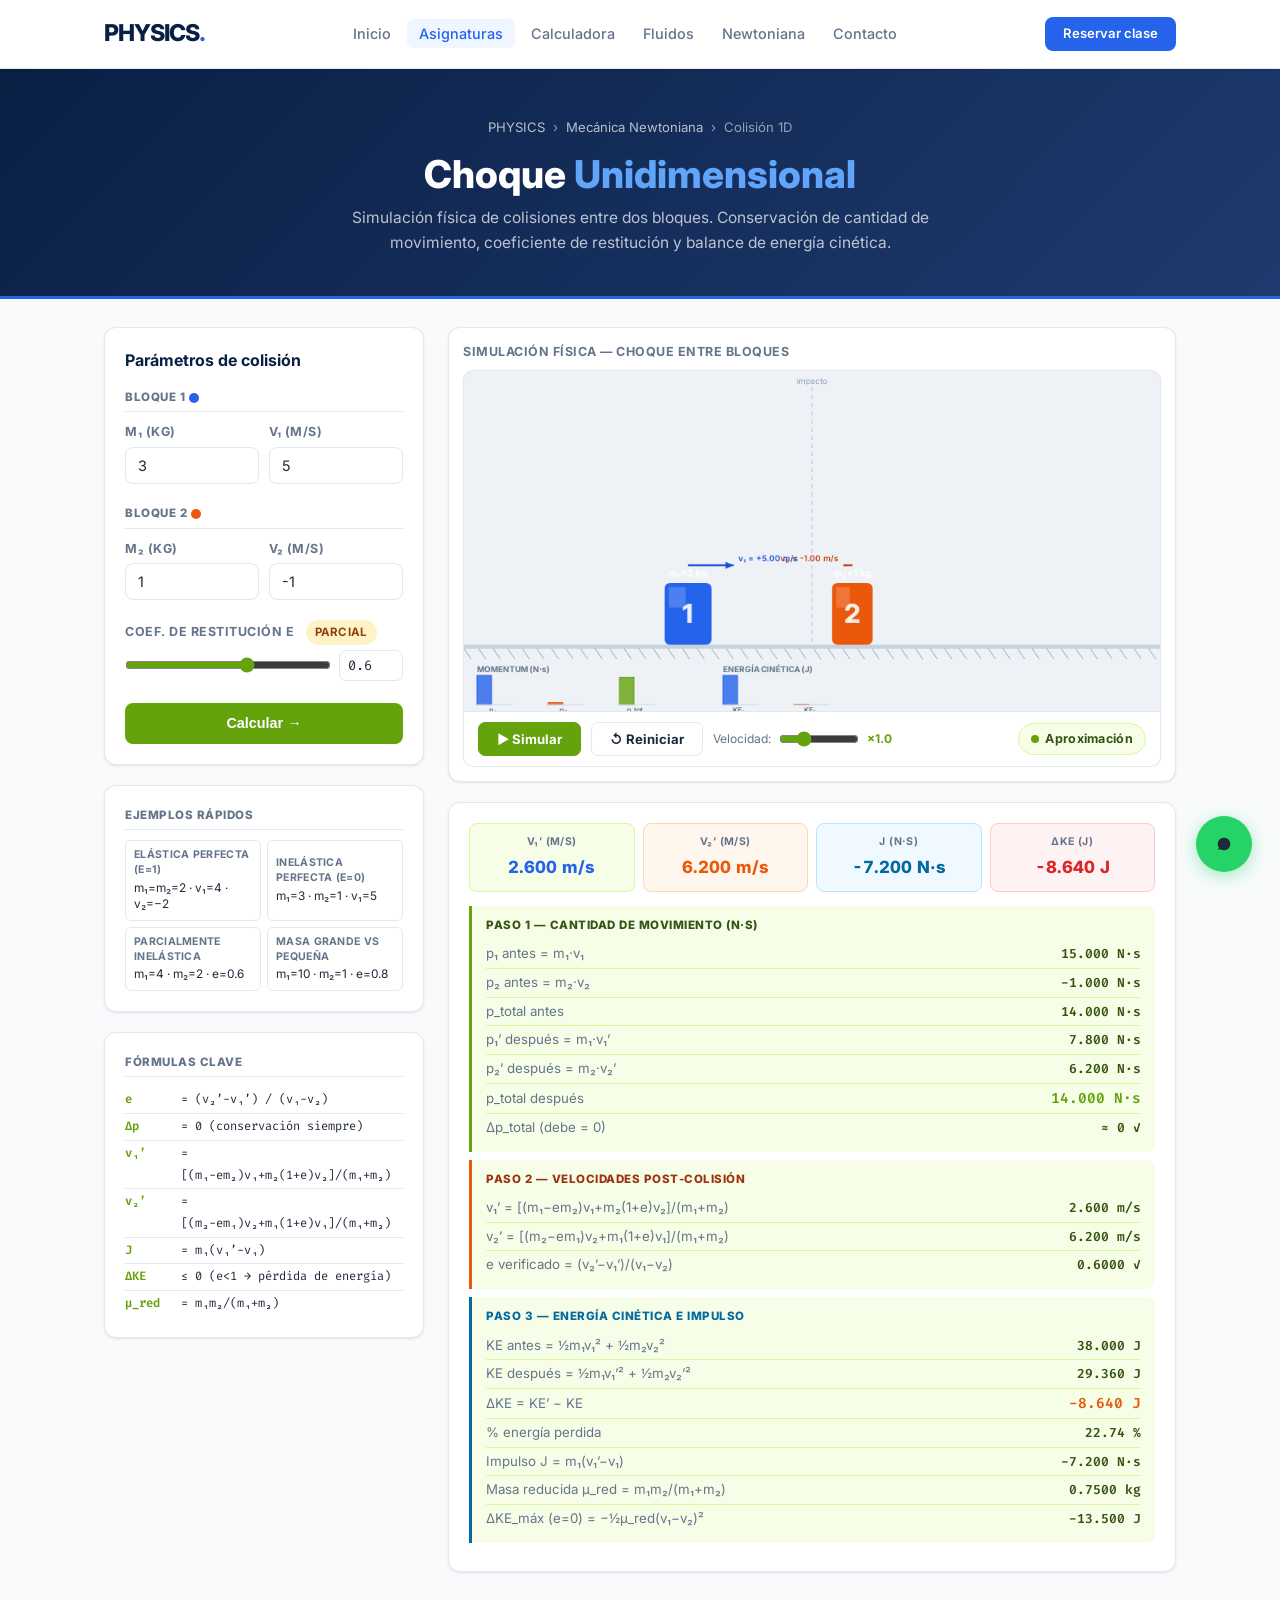
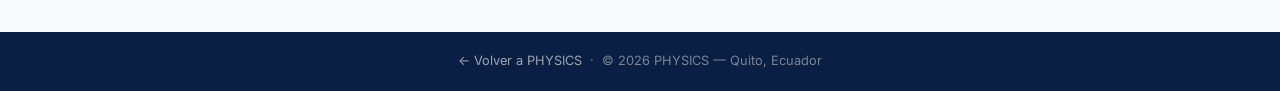
<file: newtoniana.html>
<!DOCTYPE html>
<html lang="es">
<head>
  <meta charset="UTF-8">
  <meta name="viewport" content="width=device-width, initial-scale=1.0">
  <title>Colisión Unidimensional | PHYSICS — Mecánica Newtoniana</title>
  <meta name="description" content="Simulador de colisiones 1D: elástica, inelástica y parcial. Conservación de momentum, coeficiente de restitución y balance energético con animación física en tiempo real.">
  <link rel="icon" href="data:image/svg+xml,<svg xmlns='http://www.w3.org/2000/svg' viewBox='0 0 100 100'><text y='.9em' font-size='90'>💥</text></svg>">
  <link rel="preconnect" href="https://fonts.googleapis.com">
  <link rel="preconnect" href="https://fonts.gstatic.com" crossorigin>
  <link href="https://fonts.googleapis.com/css2?family=Inter:wght@400;500;600;700;800&family=Fira+Code:wght@400;500&display=swap" rel="stylesheet">
  <link rel="stylesheet" href="style.css">
  <style>
    body { background: var(--bg); }
    :root {
      --nw-primary: #65a30d;
      --nw-light:   #f7fee7;
      --nw-mid:     #d9f99d;
      --nw-dark:    #365314;
      --nw-p1:      #2563eb;
      --nw-p2:      #ea580c;
    }

    /* Canvas wrapper */
    .nw-canvas-wrap {
      background: #eef2f7;
      border: 1px solid var(--border);
      border-radius: 10px 10px 0 0;
      overflow: hidden;
    }
    .nw-canvas-wrap canvas { display: block; width: 100%; height: auto; }

    /* Botones de animación pegados debajo del canvas */
    .anim-bar {
      display: flex;
      gap: 10px;
      align-items: center;
      background: var(--white);
      border: 1px solid var(--border);
      border-top: none;
      border-radius: 0 0 10px 10px;
      padding: 10px 14px;
    }
    .anim-btn {
      padding: 8px 18px;
      border-radius: 7px;
      border: 1.5px solid var(--border);
      background: var(--white);
      font-size: 0.82rem;
      font-weight: 700;
      cursor: pointer;
      font-family: 'Inter', sans-serif;
      transition: var(--transition);
      color: var(--text-main);
    }
    .anim-btn:hover  { border-color: var(--nw-primary); color: var(--nw-dark); }
    .anim-btn.go     { background: var(--nw-primary); border-color: var(--nw-primary); color: #fff; }
    .anim-btn.go:hover { background: #4d7c0f; }
    .anim-phase-tag {
      display: inline-flex;
      align-items: center;
      gap: 6px;
      font-size: 0.78rem;
      font-weight: 700;
      padding: 5px 12px;
      border-radius: 20px;
      background: var(--nw-light);
      color: var(--nw-dark);
      border: 1px solid var(--nw-mid);
      letter-spacing: .3px;
      margin-left: auto;
    }
    .phase-dot {
      width: 8px; height: 8px;
      border-radius: 50%;
      background: var(--nw-primary);
      flex-shrink: 0;
    }
    .phase-dot.impact { background: #f59e0b; }
    .phase-dot.after  { background: var(--nw-p2); }

    /* Speed slider */
    .speed-row {
      display: flex;
      align-items: center;
      gap: 8px;
      font-size: 0.75rem;
      color: var(--text-muted);
    }
    .speed-row input[type=range] { width: 80px; accent-color: var(--nw-primary); }
    .speed-val { font-weight: 700; color: var(--nw-primary); min-width: 28px; }

    /* Result cards */
    .nw-quartet {
      display: grid;
      grid-template-columns: repeat(4, 1fr);
      gap: 8px;
      margin-bottom: 14px;
    }
    .nw-quad {
      border-radius: 8px; padding: 10px 8px;
      text-align: center; border: 1px solid var(--border);
    }
    .nw-quad-label {
      font-size: 0.66rem; font-weight: 700; text-transform: uppercase;
      letter-spacing: .4px; display: block; margin-bottom: 3px; color: var(--text-muted);
    }
    .nw-quad-val {
      font-size: 1.05rem; font-weight: 800; display: block;
      font-variant-numeric: tabular-nums;
    }

    /* Step blocks */
    .nw-step {
      border-left: 3px solid var(--nw-primary);
      padding: 10px 14px; margin-bottom: 8px;
      background: var(--nw-light); border-radius: 0 8px 8px 0;
    }
    .nw-step-title {
      font-size: 0.72rem; font-weight: 800; text-transform: uppercase;
      letter-spacing: .5px; color: var(--nw-dark); margin-bottom: 6px;
    }
    .nw-line {
      display: flex; justify-content: space-between; align-items: baseline;
      padding: 3px 0; border-bottom: 1px solid var(--nw-mid);
      font-size: 0.83rem; gap: 8px;
    }
    .nw-line:last-child { border-bottom: none; }
    .nw-line .lbl { color: var(--text-muted); flex-shrink: 0; }
    .nw-line .val {
      font-family: 'Fira Code', monospace; font-size: 0.81rem;
      color: var(--nw-dark); font-weight: 600; text-align: right;
    }
    .nw-line.hl  .val { color: var(--nw-primary); font-size: 0.9rem; }
    .nw-line.hl2 .val { color: var(--nw-p2); font-size: 0.9rem; }

    /* Sidebar helpers */
    .sect-label {
      font-size: 0.72rem; font-weight: 800; text-transform: uppercase;
      letter-spacing: .5px; color: var(--text-muted);
      border-bottom: 1px solid var(--border); padding-bottom: 5px; margin-bottom: 10px;
    }
    .e-label {
      display: inline-block; padding: 3px 9px; border-radius: 20px;
      font-size: 0.72rem; font-weight: 700; margin-left: 8px; letter-spacing: .3px;
    }
    .e-elastic   { background: #d1fae5; color: #065f46; }
    .e-partial   { background: #fef3c7; color: #92400e; }
    .e-inelastic { background: #fee2e2; color: #991b1b; }
    .angle-row { display: flex; align-items: center; gap: 8px; }
    .angle-row input[type=range] { flex: 1; accent-color: var(--nw-primary); }
    .p-dot {
      display: inline-block; width: 10px; height: 10px;
      border-radius: 50%; margin-right: 4px; vertical-align: middle;
    }
    .ex-grid { display: grid; grid-template-columns: 1fr 1fr; gap: 6px; margin-top: 8px; }
    .ex-btn {
      background: var(--white); border: 1px solid var(--border); border-radius: 6px;
      padding: 7px 8px; font-size: 0.74rem; cursor: pointer; text-align: left;
      transition: var(--transition); font-family: 'Inter', sans-serif;
      line-height: 1.4; color: var(--text-main);
    }
    .ex-btn strong {
      display: block; font-size: 0.66rem; font-weight: 700; color: var(--text-muted);
      text-transform: uppercase; letter-spacing: .3px; margin-bottom: 2px;
    }
    .ex-btn:hover { border-color: var(--nw-primary); background: var(--nw-light); color: var(--nw-dark); }
    .fref { font-size: 0.77rem; line-height: 1.8; }
    .fref .fr {
      display: flex; gap: 8px; padding: 2px 0;
      border-bottom: 1px solid var(--border); align-items: baseline;
    }
    .fref .fr:last-child { border-bottom: none; }
    .fref .fs { min-width: 48px; font-family: 'Fira Code', monospace; font-size: 0.76rem; color: var(--nw-primary); font-weight: 600; }
    .fref .fe { font-family: 'Fira Code', monospace; font-size: 0.75rem; flex: 1; }
    .nw-error {
      display: none; background: #fee2e2; border: 1px solid #fca5a5;
      border-radius: 8px; padding: 9px 13px; font-size: 0.83rem; color: #991b1b; margin-top: 8px;
    }
    .nw-error.visible { display: block; }
    .nw-warn {
      display: none; background: #fef9c3; border: 1px solid #fde047;
      border-radius: 8px; padding: 8px 13px; font-size: 0.79rem; color: #854d0e; margin-top: 6px;
    }
    .nw-warn.visible { display: block; }

    @media (max-width: 768px) {
      .nw-quartet { grid-template-columns: 1fr 1fr; }
      .ex-grid    { grid-template-columns: 1fr; }
      .anim-bar   { flex-wrap: wrap; }
    }
    @media (max-width: 900px) {
      .tool-layout { grid-template-columns: 1fr; }
    }
  </style>
</head>
<body>

<!-- NAV -->
<nav class="nav-physics" role="navigation" aria-label="Navegación principal">
  <div class="container nav-inner">
    <a href="index.html" class="nav-logo">PHYSICS<span>.</span></a>
    <button class="nav-toggle" id="navToggle" aria-expanded="false" aria-controls="navLinks"><span></span><span></span><span></span></button>
    <ul class="nav-links" id="navLinks" role="list">
      <li><a href="index.html">Inicio</a></li>
      <li><a href="index.html#cursos" class="nav-active">Asignaturas</a></li>
      <li><a href="calculadora.html">Calculadora</a></li>
      <li><a href="fluidos.html">Fluidos</a></li>
      <li><a href="newtoniana.html">Newtoniana</a></li>
      <li><a href="index.html#contacto">Contacto</a></li>
    </ul>
    <a href="https://wa.me/593995324419" target="_blank" class="btn btn-primary btn-sm nav-cta" rel="noopener">Reservar clase</a>
  </div>
</nav>

<!-- HERO -->
<header class="tool-hero">
  <div class="container">
    <div class="breadcrumb">
      <a href="index.html">PHYSICS</a><span>&rsaquo;</span>
      <a href="index.html#cursos">Mecánica Newtoniana</a><span>&rsaquo;</span>
      <span>Colisión 1D</span>
    </div>
    <h1>Choque <span>Unidimensional</span></h1>
    <p>Simulación física de colisiones entre dos bloques. Conservación de cantidad de movimiento, coeficiente de restitución y balance de energía cinética.</p>
  </div>
</header>

<!-- MAIN LAYOUT -->
<div class="container">
<div class="tool-layout" style="padding-bottom:40px;">

  <!-- SIDEBAR -->
  <aside class="tool-sidebar">

    <!-- Parámetros -->
    <div class="card">
      <h3 style="font-size:1rem;margin-bottom:14px;color:var(--dark-blue);">Parámetros de colisión</h3>

      <div class="sect-label">Bloque 1 <span class="p-dot" style="background:#2563eb;"></span></div>
      <div style="display:grid;grid-template-columns:1fr 1fr;gap:10px;">
        <div class="input-group">
          <label>m&#x2081; (kg)</label>
          <input type="number" id="c1-m1" value="3" min="0.01" step="0.5">
        </div>
        <div class="input-group">
          <label>v&#x2081; (m/s)</label>
          <input type="number" id="c1-v1" value="5" step="0.5">
        </div>
      </div>

      <div class="sect-label" style="margin-top:6px;">Bloque 2 <span class="p-dot" style="background:#ea580c;"></span></div>
      <div style="display:grid;grid-template-columns:1fr 1fr;gap:10px;">
        <div class="input-group">
          <label>m&#x2082; (kg)</label>
          <input type="number" id="c1-m2" value="1" min="0.01" step="0.5">
        </div>
        <div class="input-group">
          <label>v&#x2082; (m/s)</label>
          <input type="number" id="c1-v2" value="-1" step="0.5">
        </div>
      </div>

      <div class="input-group" style="margin-top:6px;">
        <label>
          Coef. de restitución e
          <span class="e-label e-partial" id="e-label">Parcial</span>
        </label>
        <div class="angle-row">
          <input type="range" id="c1-e-slider" min="0" max="1" step="0.01" value="0.6"
            oninput="syncE(this.value,'slider')">
          <input type="number" id="c1-e" value="0.6" min="0" max="1" step="0.05"
            style="width:64px;padding:6px 8px;border:1px solid var(--border);border-radius:7px;font-family:'Fira Code',monospace;font-size:0.85rem;"
            oninput="syncE(this.value,'num')">
        </div>
      </div>

      <button class="btn btn-primary"
        style="width:100%;background:var(--nw-primary);border-color:var(--nw-primary);margin-top:8px;"
        onclick="calcCol1D()">
        Calcular &#x2192;
      </button>
      <div class="nw-error" id="c1-error"></div>
      <div class="nw-warn"  id="c1-warn"></div>
    </div>

    <!-- Ejemplos -->
    <div class="card">
      <div class="sect-label">Ejemplos rápidos</div>
      <div class="ex-grid">
        <button class="ex-btn" onclick="loadEx1D(0)">
          <strong>Elástica perfecta (e=1)</strong>m&#x2081;=m&#x2082;=2 · v&#x2081;=4 · v&#x2082;=&#x2212;2
        </button>
        <button class="ex-btn" onclick="loadEx1D(1)">
          <strong>Inelástica perfecta (e=0)</strong>m&#x2081;=3 · m&#x2082;=1 · v&#x2081;=5
        </button>
        <button class="ex-btn" onclick="loadEx1D(2)">
          <strong>Parcialmente inelástica</strong>m&#x2081;=4 · m&#x2082;=2 · e=0.6
        </button>
        <button class="ex-btn" onclick="loadEx1D(3)">
          <strong>Masa grande vs pequeña</strong>m&#x2081;=10 · m&#x2082;=1 · e=0.8
        </button>
      </div>
    </div>

    <!-- Fórmulas -->
    <div class="card">
      <div class="sect-label">Fórmulas clave</div>
      <div class="fref">
        <div class="fr"><span class="fs">e</span><span class="fe">= (v&#x2082;&#x2019;&#x2212;v&#x2081;&#x2019;) / (v&#x2081;&#x2212;v&#x2082;)</span></div>
        <div class="fr"><span class="fs">&#x2206;p</span><span class="fe">= 0  (conservación siempre)</span></div>
        <div class="fr"><span class="fs">v&#x2081;&#x2019;</span><span class="fe">= [(m&#x2081;&#x2212;em&#x2082;)v&#x2081;+m&#x2082;(1+e)v&#x2082;]/(m&#x2081;+m&#x2082;)</span></div>
        <div class="fr"><span class="fs">v&#x2082;&#x2019;</span><span class="fe">= [(m&#x2082;&#x2212;em&#x2081;)v&#x2082;+m&#x2081;(1+e)v&#x2081;]/(m&#x2081;+m&#x2082;)</span></div>
        <div class="fr"><span class="fs">J</span><span class="fe">= m&#x2081;(v&#x2081;&#x2019;&#x2212;v&#x2081;)</span></div>
        <div class="fr"><span class="fs">&#x394;KE</span><span class="fe">&#x2264; 0  (e&lt;1 &#x2192; pérdida de energía)</span></div>
        <div class="fr"><span class="fs">&#x3BC;_red</span><span class="fe">= m&#x2081;m&#x2082;/(m&#x2081;+m&#x2082;)</span></div>
      </div>
    </div>

  </aside>

  <!-- CONTENT -->
  <div class="tool-content">

    <!-- Canvas + barra de animación integrada -->
    <div class="card" style="padding:14px;margin-bottom:20px;">
      <div style="font-size:0.78rem;font-weight:700;text-transform:uppercase;letter-spacing:.5px;color:var(--text-muted);margin-bottom:8px;">
        Simulación física — choque entre bloques
      </div>

      <div class="nw-canvas-wrap">
        <canvas id="canvas-col1d" width="860" height="420"></canvas>
      </div>

      <!-- Barra de control pegada al canvas -->
      <div class="anim-bar">
        <button class="anim-btn go" id="btn-anim1d" onclick="toggleAnim1D()">&#x25B6; Simular</button>
        <button class="anim-btn" onclick="resetAnim1D()">&#x21BA; Reiniciar</button>

        <div class="speed-row">
          <span>Velocidad:</span>
          <input type="range" id="speed-slider" min="0.3" max="3" step="0.1" value="1"
            oninput="updateSpeed(this.value)">
          <span class="speed-val" id="speed-val">&#x00D7;1.0</span>
        </div>

        <div class="anim-phase-tag" id="phase-tag">
          <span class="phase-dot" id="phase-dot"></span>
          <span id="phase-txt">Listo</span>
        </div>
      </div>
    </div>

    <!-- Resultados numéricos -->
    <div class="card" id="res-col1d" style="display:none;">
      <div class="nw-quartet">
        <div class="nw-quad" style="background:var(--nw-light);border-color:var(--nw-mid);">
          <span class="nw-quad-label">v&#x2081;&#x2019; (m/s)</span>
          <span class="nw-quad-val" style="color:var(--nw-p1);" id="r1-v1p">—</span>
        </div>
        <div class="nw-quad" style="background:#fff7ed;border-color:#fed7aa;">
          <span class="nw-quad-label">v&#x2082;&#x2019; (m/s)</span>
          <span class="nw-quad-val" style="color:var(--nw-p2);" id="r1-v2p">—</span>
        </div>
        <div class="nw-quad" style="background:#f0f9ff;border-color:#bae6fd;">
          <span class="nw-quad-label">J (N&#xB7;s)</span>
          <span class="nw-quad-val" style="color:#0369a1;" id="r1-J">—</span>
        </div>
        <div class="nw-quad" style="background:#fef2f2;border-color:#fecaca;">
          <span class="nw-quad-label">&#x394;KE (J)</span>
          <span class="nw-quad-val" style="color:#dc2626;" id="r1-dKE">—</span>
        </div>
      </div>

      <div class="nw-step">
        <div class="nw-step-title">Paso 1 — Cantidad de movimiento (N&#xB7;s)</div>
        <div class="nw-line"><span class="lbl">p&#x2081; antes = m&#x2081;&#xB7;v&#x2081;</span><span class="val" id="r1-p1b">—</span></div>
        <div class="nw-line"><span class="lbl">p&#x2082; antes = m&#x2082;&#xB7;v&#x2082;</span><span class="val" id="r1-p2b">—</span></div>
        <div class="nw-line"><span class="lbl">p_total antes</span><span class="val" id="r1-ptb">—</span></div>
        <div class="nw-line"><span class="lbl">p&#x2081;&#x2019; después = m&#x2081;&#xB7;v&#x2081;&#x2019;</span><span class="val" id="r1-p1a">—</span></div>
        <div class="nw-line"><span class="lbl">p&#x2082;&#x2019; después = m&#x2082;&#xB7;v&#x2082;&#x2019;</span><span class="val" id="r1-p2a">—</span></div>
        <div class="nw-line hl"><span class="lbl">p_total después</span><span class="val" id="r1-pta">—</span></div>
        <div class="nw-line"><span class="lbl">&#x394;p_total (debe = 0)</span><span class="val" id="r1-dp">—</span></div>
      </div>

      <div class="nw-step" style="border-left-color:var(--nw-p2);">
        <div class="nw-step-title" style="color:#9a3412;">Paso 2 — Velocidades post-colisión</div>
        <div class="nw-line"><span class="lbl">v&#x2081;&#x2019; = [(m&#x2081;&#x2212;em&#x2082;)v&#x2081;+m&#x2082;(1+e)v&#x2082;]/(m&#x2081;+m&#x2082;)</span><span class="val" id="r1-v1pf">—</span></div>
        <div class="nw-line"><span class="lbl">v&#x2082;&#x2019; = [(m&#x2082;&#x2212;em&#x2081;)v&#x2082;+m&#x2081;(1+e)v&#x2081;]/(m&#x2081;+m&#x2082;)</span><span class="val" id="r1-v2pf">—</span></div>
        <div class="nw-line"><span class="lbl">e verificado = (v&#x2082;&#x2019;&#x2212;v&#x2081;&#x2019;)/(v&#x2081;&#x2212;v&#x2082;)</span><span class="val" id="r1-ev">—</span></div>
      </div>

      <div class="nw-step" style="border-left-color:#0369a1;">
        <div class="nw-step-title" style="color:#0369a1;">Paso 3 — Energía cinética e impulso</div>
        <div class="nw-line"><span class="lbl">KE antes = ½m&#x2081;v&#x2081;² + ½m&#x2082;v&#x2082;²</span><span class="val" id="r1-ke0">—</span></div>
        <div class="nw-line"><span class="lbl">KE después = ½m&#x2081;v&#x2081;&#x2019;² + ½m&#x2082;v&#x2082;&#x2019;²</span><span class="val" id="r1-ke1">—</span></div>
        <div class="nw-line hl2"><span class="lbl">&#x394;KE = KE&#x2019; &#x2212; KE</span><span class="val" id="r1-dkef">—</span></div>
        <div class="nw-line"><span class="lbl">% energía perdida</span><span class="val" id="r1-pct">—</span></div>
        <div class="nw-line"><span class="lbl">Impulso J = m&#x2081;(v&#x2081;&#x2019;&#x2212;v&#x2081;)</span><span class="val" id="r1-Jf">—</span></div>
        <div class="nw-line"><span class="lbl">Masa reducida &#x3BC;_red = m&#x2081;m&#x2082;/(m&#x2081;+m&#x2082;)</span><span class="val" id="r1-mured">—</span></div>
        <div class="nw-line"><span class="lbl">&#x394;KE_máx (e=0) = &#x2212;½&#x3BC;_red(v&#x2081;&#x2212;v&#x2082;)²</span><span class="val" id="r1-dkemax">—</span></div>
      </div>
    </div>

  </div><!-- /tool-content -->
</div><!-- /tool-layout -->
</div><!-- /container -->

<footer class="footer-mini">
  <a href="index.html">&#x2190; Volver a PHYSICS</a> &nbsp;·&nbsp; © 2026 PHYSICS — Quito, Ecuador
</footer>

<a href="https://wa.me/593995324419" class="wa-float" target="_blank" rel="noopener" aria-label="WhatsApp">
  <svg width="26" height="26" viewBox="0 0 24 24" fill="currentColor">
    <path d="M12.031 6.172c-3.181 0-5.767 2.586-5.768 5.766-.001 1.298.38 2.27 1.019 3.287l-.582 2.128 2.182-.573c.978.58 1.911.928 3.145.929 3.178 0 5.767-2.587 5.768-5.766 0-3.18-2.587-5.771-5.764-5.771z"/>
  </svg>
</a>

<script>
/* ══════════════════════════════════════════════════════════════
   PHYSICS — Colisión Unidimensional
   Motor: Canvas API + requestAnimationFrame
   Animación física con posición interpolada en tiempo real
══════════════════════════════════════════════════════════════ */

/* ── Navbar ── */
document.getElementById('navToggle').addEventListener('click', function() {
  var nl = document.getElementById('navLinks');
  var op = nl.classList.toggle('open');
  this.setAttribute('aria-expanded', op);
});

/* ── Helpers ── */
function f3(v)  { return isFinite(v) ? v.toFixed(3) : '—'; }
function f4(v)  { return isFinite(v) ? v.toFixed(4) : '—'; }
function f2(v)  { return isFinite(v) ? v.toFixed(2) : '—'; }
function set(id, txt) { var el = document.getElementById(id); if (el) el.textContent = txt; }
function showErr(id, msg) { var el = document.getElementById(id); el.textContent = msg; el.classList.add('visible'); }
function clearErr(id)     { document.getElementById(id).classList.remove('visible'); }
function showWarn(id, msg){ var el = document.getElementById(id); if (!el) return; el.textContent = msg; el.classList.add('visible'); }
function clearWarn(id)    { var el = document.getElementById(id); if (el) el.classList.remove('visible'); }

/* ── Arrow ── */
function drawArrow(ctx, x1, y1, x2, y2, color, lw) {
  var dx = x2-x1, dy = y2-y1, len = Math.sqrt(dx*dx+dy*dy);
  if (len < 3) return;
  var angle = Math.atan2(dy, dx);
  ctx.save();
  ctx.strokeStyle = color; ctx.lineWidth = lw; ctx.fillStyle = color; ctx.setLineDash([]);
  ctx.beginPath(); ctx.moveTo(x1, y1); ctx.lineTo(x2, y2); ctx.stroke();
  var hs = Math.min(11, len*0.35);
  ctx.beginPath();
  ctx.moveTo(x2, y2);
  ctx.lineTo(x2 - hs*Math.cos(angle-0.4), y2 - hs*Math.sin(angle-0.4));
  ctx.lineTo(x2 - hs*Math.cos(angle+0.4), y2 - hs*Math.sin(angle+0.4));
  ctx.closePath(); ctx.fill();
  ctx.restore();
}

/* ══════════════════════════════════════════════════════════════
   CÁLCULO
══════════════════════════════════════════════════════════════ */

var g_c1 = null;  /* resultado del cálculo */

function syncE(val, src) {
  var v = Math.min(1, Math.max(0, parseFloat(val) || 0));
  if (src === 'slider') document.getElementById('c1-e').value = v.toFixed(2);
  else                  document.getElementById('c1-e-slider').value = v;
  var lbl = document.getElementById('e-label');
  if (v >= 1)      { lbl.className = 'e-label e-elastic';   lbl.textContent = 'Elástica'; }
  else if (v <= 0) { lbl.className = 'e-label e-inelastic'; lbl.textContent = 'Inelástica'; }
  else             { lbl.className = 'e-label e-partial';   lbl.textContent = 'Parcial'; }
}

var ex1d = [
  { m1:2,  v1:4, m2:2, v2:-2, e:1   },
  { m1:3,  v1:5, m2:1, v2:-1, e:0   },
  { m1:4,  v1:3, m2:2, v2:-1, e:0.6 },
  { m1:10, v1:2, m2:1, v2:0,  e:0.8 }
];
function loadEx1D(i) {
  var ex = ex1d[i];
  document.getElementById('c1-m1').value = ex.m1;
  document.getElementById('c1-v1').value = ex.v1;
  document.getElementById('c1-m2').value = ex.m2;
  document.getElementById('c1-v2').value = ex.v2;
  document.getElementById('c1-e').value  = ex.e;
  document.getElementById('c1-e-slider').value = ex.e;
  syncE(ex.e, 'num');
  calcCol1D();
}

function calcCol1D() {
  clearErr('c1-error'); clearWarn('c1-warn');
  var m1 = parseFloat(document.getElementById('c1-m1').value);
  var v1 = parseFloat(document.getElementById('c1-v1').value);
  var m2 = parseFloat(document.getElementById('c1-m2').value);
  var v2 = parseFloat(document.getElementById('c1-v2').value);
  var e  = parseFloat(document.getElementById('c1-e').value);

  if (!isFinite(m1) || m1 <= 0) { showErr('c1-error', 'm₁ debe ser > 0'); return; }
  if (!isFinite(m2) || m2 <= 0) { showErr('c1-error', 'm₂ debe ser > 0'); return; }
  if (!isFinite(e)  || e < 0 || e > 1) { showErr('c1-error', 'e debe estar en [0, 1]'); return; }
  if (!isFinite(v1) || !isFinite(v2))  { showErr('c1-error', 'Velocidades inválidas'); return; }
  if (v1 <= v2) showWarn('c1-warn', 'Los bloques no se aproximan (v₁ ≤ v₂). Resultado matemático mostrado.');

  var v1p = ((m1 - e*m2)*v1 + m2*(1+e)*v2) / (m1+m2);
  var v2p = ((m2 - e*m1)*v2 + m1*(1+e)*v1) / (m1+m2);
  var J   = m1*(v1p - v1);
  var p1b = m1*v1, p2b = m2*v2, ptb = p1b+p2b;
  var p1a = m1*v1p, p2a = m2*v2p, pta = p1a+p2a;
  var dp  = pta - ptb;
  var ke0 = 0.5*m1*v1*v1 + 0.5*m2*v2*v2;
  var ke1 = 0.5*m1*v1p*v1p + 0.5*m2*v2p*v2p;
  var dKE = ke1 - ke0;
  var pct = ke0 > 0 ? (-dKE/ke0*100) : 0;
  var mured   = m1*m2/(m1+m2);
  var dkemax  = -0.5*mured*(v1-v2)*(v1-v2);
  var ev = Math.abs(v1-v2) > 1e-12 ? (v2p-v1p)/(v1-v2) : e;

  g_c1 = { m1,v1,m2,v2,e, v1p,v2p,J,
            p1b,p2b,ptb, p1a,p2a,pta,dp,
            ke0,ke1,dKE,pct,mured,dkemax,ev };

  /* Fill result table */
  set('r1-v1p',   f3(v1p)  + ' m/s');
  set('r1-v2p',   f3(v2p)  + ' m/s');
  set('r1-J',     f3(J)    + ' N·s');
  set('r1-dKE',   f3(dKE)  + ' J');
  set('r1-p1b',   f3(p1b)  + ' N·s');
  set('r1-p2b',   f3(p2b)  + ' N·s');
  set('r1-ptb',   f3(ptb)  + ' N·s');
  set('r1-p1a',   f3(p1a)  + ' N·s');
  set('r1-p2a',   f3(p2a)  + ' N·s');
  set('r1-pta',   f3(pta)  + ' N·s');
  set('r1-dp',    Math.abs(dp) < 1e-9 ? '\u2248 0  \u2713' : f4(dp));
  set('r1-v1pf',  f3(v1p)  + ' m/s');
  set('r1-v2pf',  f3(v2p)  + ' m/s');
  set('r1-ev',    f4(ev)   + (Math.abs(ev-e) < 1e-9 ? '  \u2713' : ''));
  set('r1-ke0',   f3(ke0)  + ' J');
  set('r1-ke1',   f3(ke1)  + ' J');
  set('r1-dkef',  f3(dKE)  + ' J');
  set('r1-pct',   f2(pct)  + ' %');
  set('r1-Jf',    f3(J)    + ' N·s');
  set('r1-mured', f4(mured)+ ' kg');
  set('r1-dkemax',f3(dkemax)+ ' J');

  document.getElementById('res-col1d').style.display = 'block';
  resetAnim1D();
  drawStaticFrame();   /* muestra estado ANTES */
}

/* ══════════════════════════════════════════════════════════════
   ANIMACIÓN FÍSICA — posición interpolada en tiempo real
   
   La simulación tiene 3 fases con duraciones reales en segundos:
     FASE A (approach):  bloques se acercan desde los extremos
     FASE B (impact):    flash de impacto (breve)
     FASE C (depart):    bloques se alejan según v1', v2'

   El tiempo se mide en segundos de simulación escalados por
   animSpeed. La posición se calcula como x = x0 + v*t
   para que el movimiento sea físicamente correcto.
══════════════════════════════════════════════════════════════ */

var animState = {
  running: false,
  raf:     null,
  simT:    0,          /* tiempo de simulación (s) */
  lastTS:  null,       /* timestamp del frame anterior */
  speed:   1.0         /* multiplicador de velocidad */
};

/* Duración de cada fase en segundos de simulación */
var DUR_A = 2.2;   /* aproximación */
var DUR_B = 0.35;  /* impacto (flash) */
var DUR_C = 2.8;   /* separación */
var DUR_TOTAL = DUR_A + DUR_B + DUR_C;

/* Canvas dimensions */
var CW = 860, CH = 420;
var FLOOR_Y = CH - 82;
var BH = 76;                /* block height */
var IMPACT_X = CW / 2;      /* punto de colisión en px */
var PX_PER_S = 70;          /* pixels por segundo de vel. normalizada */

function updateSpeed(val) {
  animState.speed = parseFloat(val) || 1;
  document.getElementById('speed-val').textContent = '\u00D7' + animState.speed.toFixed(1);
}

function setPhaseTag(phase) {
  var dot  = document.getElementById('phase-dot');
  var txt  = document.getElementById('phase-txt');
  var data = {
    before: { cls: '',        label: 'Aproximación' },
    impact: { cls: 'impact',  label: '¡Impacto!'    },
    after:  { cls: 'after',   label: 'Separación'   },
    done:   { cls: '',        label: 'Completado'    },
    ready:  { cls: '',        label: 'Listo'         }
  };
  var d = data[phase] || data.ready;
  dot.className = 'phase-dot' + (d.cls ? ' ' + d.cls : '');
  txt.textContent = d.label;
}

function toggleAnim1D() {
  if (!g_c1) { calcCol1D(); return; }
  if (animState.running) {
    /* Pausar */
    animState.running = false;
    if (animState.raf) cancelAnimationFrame(animState.raf);
    animState.raf = null;
    document.getElementById('btn-anim1d').textContent = '\u25B6 Continuar';
    document.getElementById('btn-anim1d').classList.add('go');
  } else {
    /* Arrancar / continuar */
    animState.running  = true;
    animState.lastTS   = null;
    document.getElementById('btn-anim1d').textContent = '\u23F8 Pausar';
    animFrame(null);
  }
}

function animFrame(ts) {
  if (!animState.running) return;
  if (animState.lastTS !== null) {
    var dtReal = Math.min((ts - animState.lastTS) / 1000, 0.05); /* s, cap 50ms */
    animState.simT += dtReal * animState.speed;
  }
  animState.lastTS = ts;

  var t = animState.simT;

  if (t >= DUR_TOTAL) {
    /* Fin: mostrar estado final estático */
    animState.running = false;
    drawFrameAtT(DUR_TOTAL);
    setPhaseTag('done');
    document.getElementById('btn-anim1d').textContent = '\u25B6 Simular';
    document.getElementById('btn-anim1d').classList.add('go');
    return;
  }

  drawFrameAtT(t);
  animState.raf = requestAnimationFrame(animFrame);
}

function resetAnim1D() {
  animState.running = false;
  animState.simT    = 0;
  animState.lastTS  = null;
  if (animState.raf) { cancelAnimationFrame(animState.raf); animState.raf = null; }
  document.getElementById('btn-anim1d').textContent = '\u25B6 Simular';
  document.getElementById('btn-anim1d').classList.add('go');
  setPhaseTag('ready');
  drawStaticFrame();
}

/* ── Determina la posición de cada bloque según el tiempo ── */
function getPositions(t) {
  var c = g_c1;
  if (!c) return null;

  /* Anchos de bloque en px proporcionales a masa (min 50, max 120) */
  var bw1 = Math.max(50, Math.min(120, 40 + c.m1 * 6));
  var bw2 = Math.max(50, Math.min(120, 40 + c.m2 * 6));

  /* Velocidades normalizadas para la visualización.
     Escalamos para que la animación recorra bien el canvas.
     El máximo valor absoluto de velocidad mapea a PX_PER_S px/s */
  var vmax = Math.max(0.1, Math.abs(c.v1), Math.abs(c.v2), Math.abs(c.v1p), Math.abs(c.v2p));
  var scale = PX_PER_S / vmax;

  /* Posición en el instante del impacto:
     bloque 1 → su borde derecho toca IMPACT_X
     bloque 2 → su borde izquierdo toca IMPACT_X */
  var x1_impact = IMPACT_X - bw1/2;
  var x2_impact = IMPACT_X + bw2/2;

  var x1, x2, phase;

  if (t < DUR_A) {
    /* FASE A — aproximación: retroceder desde impacto */
    var ta = DUR_A - t;   /* tiempo restante hasta impacto */
    x1 = x1_impact - c.v1 * scale * ta;
    x2 = x2_impact - c.v2 * scale * ta;
    phase = 'before';
  } else if (t < DUR_A + DUR_B) {
    /* FASE B — impacto */
    x1 = x1_impact;
    x2 = x2_impact;
    phase = 'impact';
  } else {
    /* FASE C — separación */
    var tc = t - (DUR_A + DUR_B);
    x1 = x1_impact + c.v1p * scale * tc;
    x2 = x2_impact + c.v2p * scale * tc;
    phase = 'after';
  }

  return { x1, x2, bw1, bw2, phase, vmax, scale };
}

/* ── Render de un frame completo ── */
function drawFrameAtT(t) {
  var pos = getPositions(t);
  if (!pos) return;
  var c = g_c1;

  var canvas = document.getElementById('canvas-col1d');
  var ctx = canvas.getContext('2d');
  ctx.clearRect(0, 0, CW, CH);

  /* Fondo */
  ctx.fillStyle = '#eef2f7';
  ctx.fillRect(0, 0, CW, CH);

  /* Línea punteada de impacto */
  ctx.save();
  ctx.strokeStyle = '#cbd5e1'; ctx.lineWidth = 1.5; ctx.setLineDash([5, 5]);
  ctx.beginPath(); ctx.moveTo(IMPACT_X, 20); ctx.lineTo(IMPACT_X, FLOOR_Y); ctx.stroke();
  ctx.restore();
  ctx.fillStyle = '#94a3b8'; ctx.font = '10px Inter,sans-serif'; ctx.textAlign = 'center';
  ctx.fillText('impacto', IMPACT_X, 16);

  /* Suelo */
  drawFloor(ctx);

  /* Flash en fase de impacto */
  if (pos.phase === 'impact') {
    var tb = animState.simT - DUR_A;
    var alpha = 0.7 * (1 - tb / DUR_B);
    var grad = ctx.createRadialGradient(IMPACT_X, FLOOR_Y - BH/2, 0, IMPACT_X, FLOOR_Y - BH/2, 110);
    grad.addColorStop(0, 'rgba(253,224,71,' + alpha + ')');
    grad.addColorStop(0.5, 'rgba(251,146,60,' + (alpha*0.5) + ')');
    grad.addColorStop(1, 'rgba(251,146,60,0)');
    ctx.fillStyle = grad;
    ctx.fillRect(IMPACT_X - 110, FLOOR_Y - BH - 30, 220, BH + 40);

    /* Chispa */
    ctx.save();
    ctx.strokeStyle = '#f59e0b'; ctx.lineWidth = 2;
    var spikes = 8;
    for (var i = 0; i < spikes; i++) {
      var ang = (i / spikes) * Math.PI * 2;
      var r1 = 12 + 6 * Math.sin(i * 3);
      var r2 = 22 + 10 * Math.cos(i * 2);
      ctx.beginPath();
      ctx.moveTo(IMPACT_X + r1*Math.cos(ang), FLOOR_Y - BH/2 + r1*Math.sin(ang));
      ctx.lineTo(IMPACT_X + r2*Math.cos(ang), FLOOR_Y - BH/2 + r2*Math.sin(ang));
      ctx.stroke();
    }
    ctx.restore();
    setPhaseTag('impact');
  } else if (pos.phase === 'before') {
    setPhaseTag('before');
  } else {
    setPhaseTag('after');
  }

  /* Bloques */
  var crush = (pos.phase === 'impact') ? 0.1 : 0;
  drawBlock(ctx, pos.x1, FLOOR_Y, pos.bw1, BH, '#2563eb', crush, 1);
  drawBlock(ctx, pos.x2, FLOOR_Y, pos.bw2, BH, '#ea580c', crush, 2);

  /* Etiquetas de masa sobre cada bloque */
  ctx.fillStyle = '#fff'; ctx.font = '700 12px Inter,sans-serif'; ctx.textAlign = 'center';
  ctx.fillText('m\u2081=' + c.m1 + ' kg', pos.x1, FLOOR_Y - BH - 8);
  ctx.fillStyle = '#fff'; ctx.fillText('m\u2082=' + c.m2 + ' kg', pos.x2, FLOOR_Y - BH - 8);

  /* Flechas de velocidad */
  var scale = pos.scale;
  var vmax  = pos.vmax;
  var arrowLen = function(v) { return Math.max(-160, Math.min(160, v * scale)); };

  if (pos.phase === 'before' || pos.phase === 'impact') {
    var a1 = arrowLen(c.v1);
    var a2 = arrowLen(c.v2);
    if (Math.abs(a1) > 4) drawArrow(ctx, pos.x1, FLOOR_Y - BH - 22, pos.x1 + a1, FLOOR_Y - BH - 22, '#1d4ed8', 2.5);
    if (Math.abs(a2) > 4) drawArrow(ctx, pos.x2, FLOOR_Y - BH - 22, pos.x2 + a2, FLOOR_Y - BH - 22, '#c2410c', 2.5);
    drawVelLabel(ctx, pos.x1, FLOOR_Y - BH - 22, c.v1, 'v\u2081', '#1d4ed8', a1);
    drawVelLabel(ctx, pos.x2, FLOOR_Y - BH - 22, c.v2, 'v\u2082', '#c2410c', a2);
  } else {
    var a1p = arrowLen(c.v1p);
    var a2p = arrowLen(c.v2p);
    if (Math.abs(a1p) > 4) drawArrow(ctx, pos.x1, FLOOR_Y - BH - 22, pos.x1 + a1p, FLOOR_Y - BH - 22, '#2563eb', 2.5);
    if (Math.abs(a2p) > 4) drawArrow(ctx, pos.x2, FLOOR_Y - BH - 22, pos.x2 + a2p, FLOOR_Y - BH - 22, '#ea580c', 2.5);
    drawVelLabel(ctx, pos.x1, FLOOR_Y - BH - 22, c.v1p, "v\u2081'", '#2563eb', a1p);
    drawVelLabel(ctx, pos.x2, FLOOR_Y - BH - 22, c.v2p, "v\u2082'", '#ea580c', a2p);
  }

  /* Diagrama de barras (debajo del suelo) */
  drawBarChart(ctx, c, pos.phase);
}

function drawStaticFrame() {
  /* Frame de inicio: bloques en posición inicial visible */
  if (!g_c1) {
    var canvas = document.getElementById('canvas-col1d');
    var ctx = canvas.getContext('2d');
    ctx.clearRect(0, 0, CW, CH);
    ctx.fillStyle = '#eef2f7'; ctx.fillRect(0, 0, CW, CH);
    drawFloor(ctx);
    ctx.fillStyle = '#94a3b8'; ctx.font = '600 15px Inter,sans-serif'; ctx.textAlign = 'center';
    ctx.fillText('Configure los parámetros y presione Calcular', CW/2, CH/2 - 30);
    return;
  }
  drawFrameAtT(0);  /* t=0 → inicio de la fase de aproximación */
}

function drawFloor(ctx) {
  ctx.fillStyle = '#c8d3e0';
  ctx.fillRect(0, FLOOR_Y, CW, 5);
  ctx.strokeStyle = '#94a3b8'; ctx.lineWidth = 1;
  for (var xi = 0; xi < CW; xi += 18) {
    ctx.beginPath(); ctx.moveTo(xi, FLOOR_Y+5); ctx.lineTo(xi+9, FLOOR_Y+18); ctx.stroke();
  }
}

function drawBlock(ctx, cx, floorY, bw, bh, color, crush, idx) {
  /* crush ∈ [0,1] aplasta ligeramente el bloque en el impacto */
  var w = bw * (1 + crush * 0.18);
  var h = bh * (1 - crush * 0.12);
  var r = 7;
  ctx.save();
  ctx.fillStyle = color;
  ctx.beginPath();
  ctx.moveTo(cx - w/2 + r, floorY - h);
  ctx.lineTo(cx + w/2 - r, floorY - h);
  ctx.quadraticCurveTo(cx + w/2, floorY - h, cx + w/2, floorY - h + r);
  ctx.lineTo(cx + w/2, floorY - r);
  ctx.quadraticCurveTo(cx + w/2, floorY, cx + w/2 - r, floorY);
  ctx.lineTo(cx - w/2 + r, floorY);
  ctx.quadraticCurveTo(cx - w/2, floorY, cx - w/2, floorY - r);
  ctx.lineTo(cx - w/2, floorY - h + r);
  ctx.quadraticCurveTo(cx - w/2, floorY - h, cx - w/2 + r, floorY - h);
  ctx.closePath();
  ctx.fill();
  /* Highlight */
  ctx.fillStyle = 'rgba(255,255,255,0.18)';
  ctx.fillRect(cx - w/2 + 5, floorY - h + 5, w/2 - 8, h/3);
  /* Número del bloque */
  ctx.fillStyle = 'rgba(255,255,255,0.9)';
  ctx.font = '800 ' + Math.round(bh * 0.42) + 'px Inter,sans-serif';
  ctx.textAlign = 'center';
  ctx.fillText(idx, cx, floorY - h/2 + bh*0.14);
  ctx.restore();
}

function drawVelLabel(ctx, cx, y, v, lbl, color, arrowPx) {
  if (!isFinite(v)) return;
  var sign = v >= 0 ? '+' : '';
  var text = lbl + ' = ' + sign + v.toFixed(2) + ' m/s';
  /* Posicionar la etiqueta en el extremo de la flecha o cerca */
  var tx = cx + arrowPx + (arrowPx >= 0 ? 6 : -6);
  ctx.save();
  ctx.fillStyle = color;
  ctx.font = '600 10px Inter,sans-serif';
  ctx.textAlign = arrowPx >= 0 ? 'left' : 'right';
  ctx.fillText(text, tx, y - 5);
  ctx.restore();
}

function drawBarChart(ctx, c, phase) {
  /* Zona de barras en la franja inferior del canvas */
  var barZoneY = FLOOR_Y + 22;
  var barH     = CH - barZoneY - 6;
  if (barH < 10) return;

  /* Título */
  ctx.fillStyle = '#64748b'; ctx.font = '700 10px Inter,sans-serif'; ctx.textAlign = 'left';
  ctx.fillText('MOMENTUM (N·s)', 16, barZoneY + 12);
  ctx.fillText('ENERGÍA CINÉTICA (J)', 320, barZoneY + 12);

  var baseY  = CH - 8;
  var maxBH  = barH - 18;
  var showAfter = (phase === 'after');

  /* ── Momentum ── */
  var mItems = [
    { lbl: 'p₁',   before: c.p1b, after: c.p1a, color: '#2563eb' },
    { lbl: 'p₂',   before: c.p2b, after: c.p2a, color: '#ea580c' },
    { lbl: 'p tot',before: c.ptb, after: c.pta, color: '#65a30d' }
  ];
  var mMax = 0.01;
  mItems.forEach(function(it) { mMax = Math.max(mMax, Math.abs(it.before), Math.abs(it.after)); });
  var mScale = maxBH / mMax;

  mItems.forEach(function(it, i) {
    var x = 16 + i * 88;
    /* Antes (siempre visible, semitransparente si ya pasó) */
    var alpha = showAfter ? '66' : 'cc';
    ctx.fillStyle = it.color + alpha;
    var hb = Math.abs(it.before) * mScale;
    ctx.fillRect(x, baseY - (it.before >= 0 ? hb : 0), 18, it.before >= 0 ? hb : -hb);
    ctx.strokeStyle = it.color; ctx.lineWidth = 1;
    ctx.strokeRect(x, baseY - (it.before >= 0 ? hb : 0), 18, it.before >= 0 ? hb : -hb);
    /* Después (solo si fase after) */
    if (showAfter) {
      ctx.fillStyle = it.color;
      var ha = Math.abs(it.after) * mScale;
      ctx.fillRect(x + 22, baseY - (it.after >= 0 ? ha : 0), 18, it.after >= 0 ? ha : -ha);
      ctx.strokeStyle = it.color;
      ctx.strokeRect(x + 22, baseY - (it.after >= 0 ? ha : 0), 18, it.after >= 0 ? ha : -ha);
    }
    /* Baseline + label */
    ctx.strokeStyle = '#cbd5e1'; ctx.lineWidth = 1;
    ctx.beginPath(); ctx.moveTo(x-2, baseY); ctx.lineTo(x+44, baseY); ctx.stroke();
    ctx.fillStyle = '#374151'; ctx.font = '9px Inter,sans-serif'; ctx.textAlign = 'center';
    ctx.fillText(it.lbl, x + 19, baseY + 10);
  });

  /* ── Energía cinética ── */
  var ke1b = 0.5*c.m1*c.v1*c.v1, ke1a = 0.5*c.m1*c.v1p*c.v1p;
  var ke2b = 0.5*c.m2*c.v2*c.v2, ke2a = 0.5*c.m2*c.v2p*c.v2p;
  var kItems = [
    { lbl: 'KE₁', before: ke1b, after: ke1a, color: '#2563eb' },
    { lbl: 'KE₂', before: ke2b, after: ke2a, color: '#ea580c' }
  ];
  var kMax = 0.01;
  kItems.forEach(function(it) { kMax = Math.max(kMax, it.before, it.after); });
  var kScale = maxBH / kMax;

  kItems.forEach(function(it, i) {
    var x = 320 + i * 88;
    var alpha2 = showAfter ? '66' : 'cc';
    ctx.fillStyle = it.color + alpha2;
    var hb = it.before * kScale;
    ctx.fillRect(x, baseY - hb, 18, hb);
    ctx.strokeStyle = it.color; ctx.lineWidth = 1;
    ctx.strokeRect(x, baseY - hb, 18, hb);
    if (showAfter) {
      ctx.fillStyle = it.color;
      var ha = it.after * kScale;
      ctx.fillRect(x + 22, baseY - ha, 18, ha);
      ctx.strokeStyle = it.color;
      ctx.strokeRect(x + 22, baseY - ha, 18, ha);
    }
    ctx.strokeStyle = '#cbd5e1'; ctx.lineWidth = 1;
    ctx.beginPath(); ctx.moveTo(x-2, baseY); ctx.lineTo(x+44, baseY); ctx.stroke();
    ctx.fillStyle = '#374151'; ctx.font = '9px Inter,sans-serif'; ctx.textAlign = 'center';
    ctx.fillText(it.lbl, x + 19, baseY + 10);
  });

  /* Leyenda antes/después */
  if (showAfter) {
    ctx.fillStyle = '#94a3b8'; ctx.fillRect(504, baseY - 10, 12, 10);
    ctx.fillStyle = '#374151'; ctx.fillRect(520, baseY - 10, 12, 10);
    ctx.fillStyle = '#64748b'; ctx.font = '9px Inter,sans-serif'; ctx.textAlign = 'left';
    ctx.fillText('antes', 504, baseY + 10);
    ctx.fillText('despues', 520, baseY + 10);
  }
}

/* ── Init ── */
window.addEventListener('load', function() {
  syncE(0.6, 'num');
  drawStaticFrame();
  calcCol1D();
});
</script>
</body>
</html>
</file>
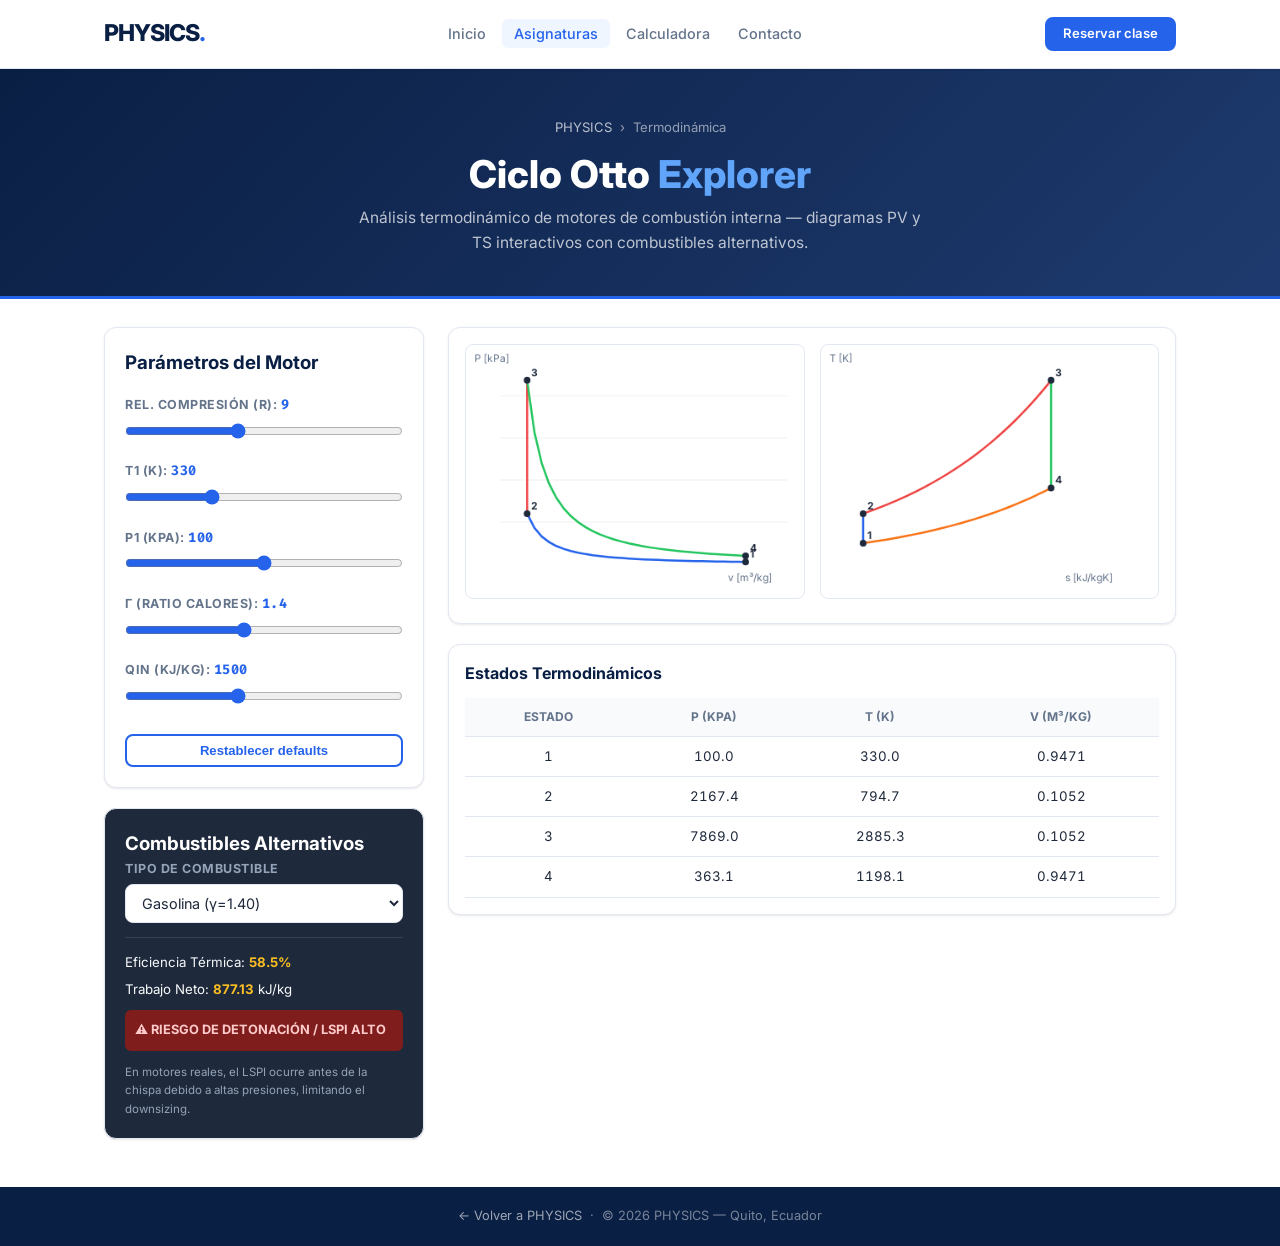
<file: otto.html>
<!DOCTYPE html>
<html lang="es">
<head>
  <meta charset="UTF-8">
  <meta name="viewport" content="width=device-width, initial-scale=1.0">
  <title>Ciclo Otto Ideal | PHYSICS</title>
  <meta name="description" content="Simulador del Ciclo Otto ideal con diagramas PV y TS interactivos. Análisis termodinámico de motores de combustión interna con combustibles alternativos.">
  <link rel="icon" href="data:image/svg+xml,<svg xmlns='http://www.w3.org/2000/svg' viewBox='0 0 100 100'><text y='.9em' font-size='90'>⚙️</text></svg>">
  <link rel="preconnect" href="https://fonts.googleapis.com">
  <link rel="preconnect" href="https://fonts.gstatic.com" crossorigin>
  <link href="https://fonts.googleapis.com/css2?family=Inter:wght@400;700;900&family=Fira+Code&display=swap" rel="stylesheet">
  <link rel="stylesheet" href="style.css">
  <style>
    .diagrams-grid { display: grid; grid-template-columns: 1fr 1fr; gap: 15px; }
    .innov-panel { background: #1e293b; color: #f8fafc; }
    .warning { background: #7f1d1d; color: #fecaca; padding: 10px; border-radius: 6px; font-weight: bold; display: none; margin-top: 10px; font-size: 0.8rem; }
    .val-tag { font-family: 'Fira Code', monospace; color: var(--electric-blue); font-weight: bold; font-size: 0.85rem; }
    canvas { background: #fff; border: 1px solid var(--border); border-radius: 8px; width: 100%; }
    .fuel-select { padding: 8px; border-radius: 6px; border: 1px solid #334155; background: #0f172a; color: white; width: 100%; }
  </style>
</head>
<body>

  <nav class="nav-physics" role="navigation" aria-label="Navegación principal">
    <div class="container nav-inner">
      <a href="index.html" class="nav-logo">PHYSICS<span>.</span></a>
      <button class="nav-toggle" id="navToggle" aria-expanded="false" aria-controls="navLinks" aria-label="Abrir menú">
        <span></span><span></span><span></span>
      </button>
      <ul class="nav-links" id="navLinks" role="list">
        <li><a href="index.html">Inicio</a></li>
        <li><a href="index.html#cursos" class="nav-active">Asignaturas</a></li>
        <li><a href="calculadora.html">Calculadora</a></li>
        <li><a href="index.html#contacto">Contacto</a></li>
      </ul>
      <a href="https://wa.me/593995324419" target="_blank" class="btn btn-primary btn-sm nav-cta" rel="noopener">Reservar clase</a>
    </div>
  </nav>

  <header class="tool-hero">
    <div class="container">
      <div class="breadcrumb"><a href="index.html">PHYSICS</a> <span>›</span> <span>Termodinámica</span></div>
      <h1>Ciclo Otto <span>Explorer</span></h1>
      <p>Análisis termodinámico de motores de combustión interna — diagramas PV y TS interactivos con combustibles alternativos.</p>
    </div>
  </header>

  <main>
    <div class="container">
      <div class="tool-layout">
        <aside class="tool-sidebar">
          <div class="card" style="padding:20px;">
            <h3 style="margin-bottom:16px;color:var(--dark-blue);">Parámetros del Motor</h3>
            <div class="input-group">
              <label>Rel. Compresión (r): <span id="vr" class="val-tag">9</span></label>
              <input type="range" id="r" min="5" max="15" step="0.1" value="9" oninput="calculate()">
            </div>
            <div class="input-group">
              <label>T1 (K): <span id="vT1" class="val-tag">330</span></label>
              <input type="range" id="t1" min="300" max="400" step="1" value="330" oninput="calculate()">
            </div>
            <div class="input-group">
              <label>P1 (kPa): <span id="vP1" class="val-tag">100</span></label>
              <input type="range" id="p1" min="80" max="120" step="1" value="100" oninput="calculate()">
            </div>
            <div class="input-group">
              <label>γ (Ratio Calores): <span id="vGamma" class="val-tag">1.4</span></label>
              <input type="range" id="gamma" min="1.2" max="1.67" step="0.01" value="1.4" oninput="calculate()">
            </div>
            <div class="input-group">
              <label>Qin (kJ/kg): <span id="vQin" class="val-tag">1500</span></label>
              <input type="range" id="qin" min="500" max="3000" step="50" value="1500" oninput="calculate()">
            </div>
            <button class="btn btn-outline btn-block btn-sm" onclick="resetDefaults()" style="margin-top:8px;">Restablecer defaults</button>
          </div>

          <div class="card innov-panel" style="padding:20px;">
            <h3 style="margin-top:0;color:white;">Combustibles Alternativos</h3>
            <div class="input-group">
              <label style="color:#94a3b8;">Tipo de Combustible</label>
              <select class="fuel-select" id="fuelSelect" onchange="updateFuel()">
                <option value="1.4">Gasolina (γ=1.40)</option>
                <option value="1.41">Hidrógeno (γ=1.41)</option>
                <option value="1.3">Metano (γ=1.30)</option>
              </select>
            </div>
            <hr style="border:0;border-top:1px solid #334155;margin:14px 0;">
            <p style="font-size:0.83rem;margin-bottom:6px;">Eficiencia Térmica: <span id="eff" style="color:#fbbf24;font-weight:bold">—</span></p>
            <p style="font-size:0.83rem;margin-bottom:6px;">Trabajo Neto: <span id="wnet" style="color:#fbbf24;font-weight:bold">—</span> kJ/kg</p>
            <div id="lspiWarn" class="warning">⚠️ RIESGO DE DETONACIÓN / LSPI ALTO</div>
            <p style="font-size:0.72rem;color:#94a3b8;margin-top:12px;">En motores reales, el LSPI ocurre antes de la chispa debido a altas presiones, limitando el downsizing.</p>
          </div>
        </aside>

        <section class="tool-content">
          <div class="card" style="padding:16px;">
            <div class="diagrams-grid">
              <div><canvas id="pvCanvas" width="400" height="300"></canvas></div>
              <div><canvas id="tsCanvas" width="400" height="300"></canvas></div>
            </div>
          </div>
          <div class="card" style="padding:16px;">
            <h4 style="margin-bottom:12px;color:var(--dark-blue);">Estados Termodinámicos</h4>
            <div style="overflow-x:auto;">
              <table class="data-table" id="resTable">
                <thead><tr><th>Estado</th><th>P (kPa)</th><th>T (K)</th><th>v (m³/kg)</th></tr></thead>
                <tbody></tbody>
              </table>
            </div>
          </div>
        </section>
      </div>
    </div>
  </main>

  <footer class="footer-mini">
    <a href="index.html">← Volver a PHYSICS</a> &nbsp;·&nbsp; © 2026 PHYSICS — Quito, Ecuador
  </footer>

  <script>
    document.getElementById('navToggle').addEventListener('click', () => {
      const nl = document.getElementById('navLinks');
      const open = nl.classList.toggle('open');
      document.getElementById('navToggle').setAttribute('aria-expanded', open);
    });

    const pvCanvas = document.getElementById('pvCanvas');
    const tsCanvas = document.getElementById('tsCanvas');
    const pvCtx = pvCanvas.getContext('2d');
    const tsCtx = tsCanvas.getContext('2d');
    const R = 0.287;

    function updateFuel() {
      document.getElementById('gamma').value = document.getElementById('fuelSelect').value;
      calculate();
    }

    function calculate() {
      const r     = parseFloat(document.getElementById('r').value);
      const T1    = parseFloat(document.getElementById('t1').value);
      const P1    = parseFloat(document.getElementById('p1').value);
      const gamma = parseFloat(document.getElementById('gamma').value);
      const Qin   = parseFloat(document.getElementById('qin').value);

      document.getElementById('vr').innerText     = r;
      document.getElementById('vT1').innerText    = T1;
      document.getElementById('vP1').innerText    = P1;
      document.getElementById('vGamma').innerText = gamma;
      document.getElementById('vQin').innerText   = Qin;

      const cv = R / (gamma - 1);
      const v1 = (R * T1) / P1;
      const v2 = v1 / r;
      const T2 = T1 * Math.pow(r, gamma - 1);
      const P2 = P1 * Math.pow(r, gamma);
      const v3 = v2;
      const T3 = T2 + Qin / cv;
      const P3 = P2 * (T3 / T2);
      const v4 = v1;
      const T4 = T3 * Math.pow(1/r, gamma - 1);
      const P4 = P3 * Math.pow(1/r, gamma);
      const eff  = 1 - (1 / Math.pow(r, gamma - 1));
      const Qout = cv * (T4 - T1);
      const wnet = Qin - Qout;

      document.getElementById('eff').innerText  = `${(eff*100).toFixed(1)}%`;
      document.getElementById('wnet').innerText = wnet.toFixed(2);
      document.getElementById('lspiWarn').style.display = (T3 > 2800 || r > 12) ? 'block' : 'none';

      const states = [
        {id:1, p:P1, t:T1, v:v1}, {id:2, p:P2, t:T2, v:v2},
        {id:3, p:P3, t:T3, v:v3}, {id:4, p:P4, t:T4, v:v4}
      ];
      document.querySelector('#resTable tbody').innerHTML =
        states.map(s => `<tr><td>${s.id}</td><td>${s.p.toFixed(1)}</td><td>${s.t.toFixed(1)}</td><td>${s.v.toFixed(4)}</td></tr>`).join('');

      drawPV(states, gamma); drawTS(states, cv);
    }

    function drawPV(states, gamma) {
      pvCtx.clearRect(0,0,400,300);
      const pad=40, maxV=states[0].v*1.1, maxP=states[2].p*1.1;
      const mX=v=>pad+(v/maxV)*(360-pad), mY=p=>260-(p/maxP)*(260-20);
      pvCtx.strokeStyle="#eee"; pvCtx.lineWidth=1; pvCtx.beginPath();
      for(let i=1;i<5;i++){pvCtx.moveTo(pad,260-i*50);pvCtx.lineTo(380,260-i*50);}
      pvCtx.stroke();
      const drawAdiabatic=(p0,p1,col)=>{
        pvCtx.strokeStyle=col; pvCtx.lineWidth=2.5; pvCtx.beginPath();
        for(let i=0;i<=30;i++){
          const v=p0.v-(i/30)*(p0.v-p1.v);
          const p=p0.p*Math.pow(p0.v/v,gamma);
          pvCtx.lineTo(mX(v),mY(p));
        } pvCtx.stroke();
      };
      drawAdiabatic(states[0],states[1],'#2563eb');
      pvCtx.strokeStyle='#ef4444'; pvCtx.lineWidth=2.5; pvCtx.beginPath();
      pvCtx.moveTo(mX(states[1].v),mY(states[1].p)); pvCtx.lineTo(mX(states[2].v),mY(states[2].p)); pvCtx.stroke();
      drawAdiabatic(states[2],states[3],'#22c55e');
      pvCtx.strokeStyle='#f97316'; pvCtx.lineWidth=2.5; pvCtx.beginPath();
      pvCtx.moveTo(mX(states[3].v),mY(states[3].p)); pvCtx.lineTo(mX(states[0].v),mY(states[0].p)); pvCtx.stroke();
      states.forEach(s=>{
        pvCtx.fillStyle='#1e293b'; pvCtx.beginPath(); pvCtx.arc(mX(s.v),mY(s.p),4,0,7); pvCtx.fill();
        pvCtx.font='bold 12px Inter'; pvCtx.fillText(s.id,mX(s.v)+5,mY(s.p)-5);
      });
      pvCtx.fillStyle='#64748b'; pvCtx.font='12px Inter';
      pvCtx.fillText('P [kPa]',10,20); pvCtx.fillText('v [m³/kg]',310,280);
    }

    function drawTS(states, cv) {
      tsCtx.clearRect(0,0,400,300);
      const pad=50, maxT=states[2].t*1.1;
      const s1=0, s2=s1;
      const s3=s2+cv*Math.log(states[2].t/states[1].t);
      const s4=s3, maxS=s3*1.3;
      const mX=s=>pad+(s/maxS)*(340-pad), mY=t=>260-(t/maxT)*(260-20);
      tsCtx.strokeStyle='#2563eb'; tsCtx.lineWidth=2.5; tsCtx.beginPath();
      tsCtx.moveTo(mX(s1),mY(states[0].t)); tsCtx.lineTo(mX(s2),mY(states[1].t)); tsCtx.stroke();
      tsCtx.strokeStyle='#ef4444'; tsCtx.lineWidth=2.5; tsCtx.beginPath();
      for(let i=0;i<=30;i++){const t=states[1].t+(i/30)*(states[2].t-states[1].t);tsCtx.lineTo(mX(s2+cv*Math.log(t/states[1].t)),mY(t));}
      tsCtx.stroke();
      tsCtx.strokeStyle='#22c55e'; tsCtx.lineWidth=2.5; tsCtx.beginPath();
      tsCtx.moveTo(mX(s3),mY(states[2].t)); tsCtx.lineTo(mX(s4),mY(states[3].t)); tsCtx.stroke();
      tsCtx.strokeStyle='#f97316'; tsCtx.lineWidth=2.5; tsCtx.beginPath();
      for(let i=0;i<=30;i++){const t=states[3].t-(i/30)*(states[3].t-states[0].t);tsCtx.lineTo(mX(s4-cv*Math.log(states[3].t/t)),mY(t));}
      tsCtx.stroke();
      [{id:1,s:s1,t:states[0].t},{id:2,s:s2,t:states[1].t},{id:3,s:s3,t:states[2].t},{id:4,s:s4,t:states[3].t}].forEach(p=>{
        tsCtx.fillStyle='#1e293b'; tsCtx.beginPath(); tsCtx.arc(mX(p.s),mY(p.t),4,0,7); tsCtx.fill();
        tsCtx.font='bold 12px Inter'; tsCtx.fillText(p.id,mX(p.s)+5,mY(p.t)-5);
      });
      tsCtx.fillStyle='#64748b'; tsCtx.font='12px Inter';
      tsCtx.fillText('T [K]',10,20); tsCtx.fillText('s [kJ/kgK]',290,280);
    }

    function resetDefaults() {
      document.getElementById('r').value=9; document.getElementById('t1').value=330;
      document.getElementById('p1').value=100; document.getElementById('gamma').value=1.4;
      document.getElementById('qin').value=1500; document.getElementById('fuelSelect').value='1.4';
      calculate();
    }

    window.onload = calculate;
  </script>
</body>
</html>
</file>
<file: style.css>
/* ============================================================
   PHYSICS — style.css v2.0
   CSS Global Unificado para todas las páginas del sitio.
   REGLA: No redefinir .nav-physics ni variables globales
          en los <style> locales de cada herramienta.
   ============================================================ */

/* ── VARIABLES ─────────────────────────────────────────────── */
:root {
  --dark-blue:     #0A1F44;
  --electric-blue: #2563EB;
  --blue-light:    #EFF6FF;
  --blue-mid:      #DBEAFE;
  --white:         #FFFFFF;
  --light-gray:    #F3F4F6;
  --bg:            #F8FAFC;
  --border:        #E2E8F0;
  --text-main:     #1E293B;
  --text-muted:    #64748B;
  --whatsapp:      #25D366;
  --success:       #10B981;
  --warning:       #F59E0B;
  --danger:        #EF4444;
  --shadow-sm:     0 1px 3px rgba(0,0,0,0.06), 0 1px 2px rgba(0,0,0,0.04);
  --shadow-md:     0 4px 6px -1px rgba(0,0,0,0.07), 0 2px 4px -1px rgba(0,0,0,0.04);
  --shadow-lg:     0 10px 25px rgba(0,0,0,0.08);
  --radius:        12px;
  --transition:    all 0.25s cubic-bezier(0.4,0,0.2,1);
}

/* ── RESET ──────────────────────────────────────────────────── */
*, *::before, *::after { margin: 0; padding: 0; box-sizing: border-box; }
html { scroll-behavior: smooth; font-size: 16px; }
body {
  font-family: 'Inter', sans-serif;
  color: var(--text-main);
  background: var(--white);
  line-height: 1.6;
  -webkit-font-smoothing: antialiased;
}
img { display: block; max-width: 100%; }
a { color: inherit; }

/* ── LAYOUT ─────────────────────────────────────────────────── */
.container     { max-width: 1120px; margin: 0 auto; padding: 0 24px; }
.section       { padding: 5rem 0; }
.bg-light      { background: var(--light-gray); }
.bg-dark       { background: var(--dark-blue); }
.grid          { display: grid; gap: 2rem; }
.grid-2        { grid-template-columns: repeat(auto-fit, minmax(280px, 1fr)); }
.grid-3        { grid-template-columns: repeat(auto-fit, minmax(300px, 1fr)); }
.grid-4        { grid-template-columns: repeat(auto-fit, minmax(220px, 1fr)); }
.text-center   { text-align: center; }

/* ── NAVBAR UNIFICADA (.nav-physics) ────────────────────────── */
/* Este componente es IDÉNTICO en index.html y todas las herramientas */
.nav-physics {
  background: rgba(255,255,255,0.97);
  backdrop-filter: blur(8px);
  -webkit-backdrop-filter: blur(8px);
  position: sticky;          /* FIXED en index, STICKY en subpáginas */
  top: 0;
  width: 100%;
  z-index: 1000;
  border-bottom: 1px solid var(--border);
  box-shadow: var(--shadow-sm);
}
.nav-physics.nav-fixed { position: fixed; }   /* Añadir en index.html */

.nav-inner {
  display: flex;
  justify-content: space-between;
  align-items: center;
  height: 68px;
  gap: 1rem;
}

.nav-logo {
  font-weight: 800;
  font-size: 1.45rem;
  color: var(--dark-blue);
  text-decoration: none;
  letter-spacing: -1px;
  flex-shrink: 0;
}
.nav-logo span { color: var(--electric-blue); }

.nav-links {
  display: flex;
  align-items: center;
  gap: 4px;
  list-style: none;
}
.nav-links a {
  text-decoration: none;
  color: var(--text-muted);
  font-weight: 500;
  font-size: 0.9rem;
  padding: 6px 12px;
  border-radius: 6px;
  transition: var(--transition);
}
.nav-links a:hover,
.nav-links a.nav-active {
  color: var(--electric-blue);
  background: var(--blue-light);
}

.nav-cta { flex-shrink: 0; }

/* Hamburguesa móvil */
.nav-toggle {
  display: none;
  flex-direction: column;
  gap: 5px;
  background: none;
  border: none;
  cursor: pointer;
  padding: 8px;
}
.nav-toggle span {
  display: block;
  width: 22px;
  height: 2px;
  background: var(--dark-blue);
  border-radius: 2px;
  transition: var(--transition);
}

/* ── BOTONES ─────────────────────────────────────────────────── */
.btn {
  display: inline-flex;
  align-items: center;
  justify-content: center;
  gap: 8px;
  padding: 0.7rem 1.5rem;
  border-radius: 8px;
  font-weight: 600;
  font-size: 0.9rem;
  text-decoration: none;
  border: 2px solid transparent;
  cursor: pointer;
  transition: var(--transition);
  line-height: 1;
  white-space: nowrap;
}
.btn-sm  { padding: 0.5rem 1rem; font-size: 0.82rem; }
.btn-lg  { padding: 0.9rem 2rem; font-size: 1rem; }
.btn-block { width: 100%; }

.btn-primary {
  background: var(--electric-blue);
  color: var(--white);
  border-color: var(--electric-blue);
}
.btn-primary:hover {
  background: #1d4ed8;
  border-color: #1d4ed8;
  transform: translateY(-1px);
  box-shadow: 0 6px 20px rgba(37,99,235,0.28);
}

.btn-outline {
  background: transparent;
  color: var(--electric-blue);
  border-color: var(--electric-blue);
}
.btn-outline:hover {
  background: var(--blue-light);
}

.btn-outline-white {
  background: transparent;
  color: var(--white);
  border-color: rgba(255,255,255,0.6);
}
.btn-outline-white:hover {
  background: rgba(255,255,255,0.12);
  border-color: var(--white);
}

.btn-whatsapp {
  background: var(--whatsapp);
  color: var(--white);
  border-color: var(--whatsapp);
}
.btn-whatsapp:hover { background: #128C7E; border-color: #128C7E; }

/* ── HERO (index.html) ───────────────────────────────────────── */
.hero {
  /* Overlay suave que respeta los colores de la portada técnica */
  background-image:
    linear-gradient(
      to right,
      rgba(6,16,46,0.92) 0%,
      rgba(6,16,46,0.78) 40%,
      rgba(6,16,46,0.35) 75%,
      rgba(6,16,46,0.15) 100%
    ),
    url('PORTADA.jpg');
  background-size: cover;
  background-position: center center;
  min-height: 100vh;
  display: flex;
  align-items: center;
  justify-content: flex-start;   /* texto anclado a la izquierda */
  padding: 0 24px;
  color: var(--white);
}
/* FIX: iOS Safari no soporta background-attachment:fixed */
@media (min-width: 769px) {
  .hero { background-attachment: fixed; }
}

.hero-content { max-width: 860px; }
.hero h1 {
  font-size: clamp(2.4rem, 5vw, 4rem);
  font-weight: 800;
  line-height: 1.1;
  margin-bottom: 1.4rem;
  text-shadow: 0 4px 20px rgba(0,0,0,0.5);
}
.hero p {
  font-size: 1.15rem;
  margin-bottom: 2.2rem;
  color: rgba(255,255,255,0.82);
  max-width: 520px;
}
.hero-buttons { display: flex; gap: 1rem; flex-wrap: wrap; }

/* Responsive hero: centrar en móvil */
@media (max-width: 768px) {
  .hero { justify-content: center; }
  .hero .hero-content { text-align: center !important; }
  .hero h1, .hero p { text-align: center !important; }
  .hero-buttons { justify-content: center !important; }
}

/* ── SECCIONES ───────────────────────────────────────────────── */
.section-tag {
  display: inline-block;
  background: var(--blue-mid);
  color: var(--electric-blue);
  font-size: 0.75rem;
  font-weight: 700;
  letter-spacing: 1.5px;
  text-transform: uppercase;
  padding: 4px 12px;
  border-radius: 20px;
  margin-bottom: 0.8rem;
}
.section-title {
  font-size: clamp(1.8rem, 3.5vw, 2.4rem);
  color: var(--dark-blue);
  font-weight: 800;
  line-height: 1.2;
  margin-bottom: 0.8rem;
  text-align: center;
}
.section-subtitle {
  text-align: center;
  max-width: 640px;
  margin: 0 auto 3rem;
  color: var(--text-muted);
  font-size: 1.05rem;
  line-height: 1.7;
}

/* ── CARDS ───────────────────────────────────────────────────── */
.card {
  background: var(--white);
  border: 1px solid var(--border);
  border-radius: var(--radius);
  box-shadow: var(--shadow-sm);
}

.feature-card {
  background: var(--white);
  padding: 2.2rem;
  border-radius: var(--radius);
  border: 1px solid var(--border);
  transition: var(--transition);
  text-align: center;
}
.feature-card:hover {
  border-color: var(--electric-blue);
  transform: translateY(-4px);
  box-shadow: var(--shadow-lg);
}
.feature-card .icon { font-size: 2.4rem; margin-bottom: 1rem; display: block; }
.feature-card h3 { color: var(--dark-blue); font-size: 1.1rem; margin-bottom: 0.5rem; }
.feature-card p  { font-size: 0.9rem; color: var(--text-muted); line-height: 1.6; }

/* Course cards */
.course-card {
  background: var(--white);
  padding: 1.8rem;
  border-radius: var(--radius);
  border: 1px solid var(--border);
  transition: var(--transition);
  position: relative;
  overflow: hidden;
}
.course-card:hover {
  border-color: var(--electric-blue);
  transform: translateY(-3px);
  box-shadow: var(--shadow-lg);
}
.course-card h3 { color: var(--dark-blue); margin-bottom: 0.5rem; font-size: 1.05rem; }
.course-card p  { font-size: 0.87rem; color: var(--text-muted); line-height: 1.6; }
.course-badge {
  position: absolute; top: -1px; right: 14px;
  background: var(--electric-blue); color: var(--white);
  font-size: 0.65rem; font-weight: 700;
  padding: 3px 10px; border-radius: 0 0 6px 6px;
  letter-spacing: 0.5px; text-transform: uppercase;
}

/* Pricing cards */
.pricing-card {
  background: var(--white);
  padding: 2rem;
  border-radius: var(--radius);
  border: 1px solid var(--border);
  text-align: center;
  transition: var(--transition);
}
.pricing-card.featured {
  border-color: var(--electric-blue);
  box-shadow: 0 0 0 2px var(--electric-blue);
}
.pricing-card h3 { color: var(--dark-blue); font-size: 1.15rem; margin-bottom: 0.5rem; }
.pricing-card p  { color: var(--text-muted); font-size: 0.9rem; margin-bottom: 1.5rem; }

/* ── TOOL HEADER (subpáginas de herramientas) ────────────────── */
/* Este header reemplaza el hero en las páginas de herramientas */
.tool-hero {
  background: linear-gradient(135deg, var(--dark-blue) 0%, #1e3a6e 100%);
  padding: 3rem 0 2.5rem;
  text-align: center;
  color: var(--white);
  border-bottom: 3px solid var(--electric-blue);
}
.tool-hero .breadcrumb {
  display: flex;
  justify-content: center;
  align-items: center;
  gap: 8px;
  font-size: 0.82rem;
  color: rgba(255,255,255,0.55);
  margin-bottom: 0.8rem;
}
.tool-hero .breadcrumb a {
  color: rgba(255,255,255,0.7);
  text-decoration: none;
  transition: var(--transition);
}
.tool-hero .breadcrumb a:hover { color: var(--white); }
.tool-hero h1 {
  font-size: clamp(1.6rem, 4vw, 2.4rem);
  font-weight: 800;
  margin-bottom: 0.6rem;
  line-height: 1.2;
}
.tool-hero h1 span { color: #60a5fa; }
.tool-hero p {
  color: rgba(255,255,255,0.72);
  font-size: 0.97rem;
  max-width: 580px;
  margin: 0 auto;
}

/* ── TOOL LAYOUT (sidebar + contenido) ──────────────────────── */
.tool-layout {
  display: grid;
  grid-template-columns: 320px 1fr;
  gap: 24px;
  padding: 28px 0;
}
.tool-sidebar .card { padding: 20px; margin-bottom: 20px; }
.tool-content .card { padding: 20px; margin-bottom: 20px; }

/* Controles internos de las herramientas */
.input-group { margin-bottom: 14px; }
.input-group label {
  display: block;
  font-size: 0.78rem;
  font-weight: 700;
  color: var(--text-muted);
  text-transform: uppercase;
  letter-spacing: 0.5px;
  margin-bottom: 5px;
}
.input-group input,
.input-group select,
.input-group textarea {
  width: 100%;
  padding: 9px 12px;
  border: 1px solid var(--border);
  border-radius: 8px;
  font-family: 'Inter', sans-serif;
  font-size: 0.9rem;
  color: var(--text-main);
  background: var(--white);
  transition: var(--transition);
  box-sizing: border-box;
}
.input-group input:focus,
.input-group select:focus {
  outline: none;
  border-color: var(--electric-blue);
  box-shadow: 0 0 0 3px rgba(37,99,235,0.1);
}
.input-group input[type="range"] {
  padding: 0;
  border: none;
  accent-color: var(--electric-blue);
  cursor: pointer;
  box-shadow: none;
}

/* Resultado badge */
.result-badge {
  background: var(--blue-light);
  border: 1px solid var(--blue-mid);
  border-radius: 8px;
  padding: 14px;
  text-align: center;
  margin-top: 16px;
}
.result-badge .result-label {
  font-size: 0.75rem;
  font-weight: 700;
  text-transform: uppercase;
  color: var(--text-muted);
  letter-spacing: 0.5px;
  display: block;
  margin-bottom: 4px;
}
.result-badge .result-val {
  font-size: 1.6rem;
  font-weight: 800;
  color: var(--electric-blue);
  display: block;
  font-variant-numeric: tabular-nums;
}

/* Tabs de herramientas */
.tool-tabs {
  display: flex;
  gap: 8px;
  margin-bottom: 20px;
  flex-wrap: wrap;
}
.tab-btn {
  padding: 9px 20px;
  border: 1.5px solid var(--border);
  background: var(--white);
  border-radius: 8px;
  cursor: pointer;
  font-weight: 600;
  font-size: 0.85rem;
  color: var(--text-muted);
  transition: var(--transition);
  font-family: 'Inter', sans-serif;
}
.tab-btn:hover { border-color: var(--electric-blue); color: var(--electric-blue); }
.tab-btn.active {
  background: var(--electric-blue);
  border-color: var(--electric-blue);
  color: var(--white);
  box-shadow: 0 4px 12px rgba(37,99,235,0.2);
}

/* Canvas contenedores */
.canvas-wrap {
  position: relative;
  background: var(--white);
  border-radius: 8px;
  overflow: hidden;
}
.canvas-wrap canvas { display: block; width: 100%; }

/* Tablas de resultados */
.data-table { width: 100%; border-collapse: collapse; font-size: 0.83rem; }
.data-table th,
.data-table td { padding: 9px 12px; border-bottom: 1px solid var(--border); text-align: center; }
.data-table th { background: var(--bg); font-weight: 700; color: var(--text-muted); font-size: 0.75rem; text-transform: uppercase; }
.data-table td { font-variant-numeric: tabular-nums; }
.data-table tbody tr:hover { background: var(--bg); }

/* ── FORMULARIO DE CONTACTO ──────────────────────────────────── */
.contact-grid {
  display: grid;
  grid-template-columns: 1fr 1.1fr;
  gap: 4rem;
  align-items: start;
}
.contact-form {
  background: var(--white);
  padding: 2.5rem;
  border-radius: var(--radius);
  box-shadow: var(--shadow-md);
  border: 1px solid var(--border);
}
.form-field { margin-bottom: 1.2rem; }
.form-field label {
  display: block;
  font-weight: 600;
  font-size: 0.85rem;
  margin-bottom: 6px;
  color: var(--dark-blue);
}
.form-field input,
.form-field textarea {
  width: 100%;
  padding: 10px 14px;
  border: 1.5px solid var(--border);
  border-radius: 8px;
  font-family: inherit;
  font-size: 0.95rem;
  transition: var(--transition);
  box-sizing: border-box;
  background: var(--white);
}
.form-field input:focus,
.form-field textarea:focus {
  outline: none;
  border-color: var(--electric-blue);
  box-shadow: 0 0 0 3px rgba(37,99,235,0.1);
}
.form-field textarea { resize: vertical; }

/* ── FOOTER ──────────────────────────────────────────────────── */
.footer { background: var(--dark-blue); color: #94a3b8; padding: 3rem 0 1.5rem; }
.footer-inner {
  display: flex;
  justify-content: space-between;
  align-items: center;
  padding-bottom: 1.5rem;
  margin-bottom: 1.5rem;
  border-bottom: 1px solid rgba(255,255,255,0.1);
  gap: 1rem;
  flex-wrap: wrap;
}
.footer-brand h2 { color: var(--white); font-size: 1.3rem; font-weight: 800; }
.footer-brand p  { font-size: 0.85rem; margin-top: 4px; }
.footer-copy { font-size: 0.82rem; text-align: center; }

/* Footer compacto para subpáginas de herramientas */
.footer-mini {
  background: var(--dark-blue);
  color: rgba(255,255,255,0.45);
  text-align: center;
  padding: 1.2rem;
  font-size: 0.8rem;
  margin-top: auto;
}
.footer-mini a {
  color: rgba(255,255,255,0.6);
  text-decoration: none;
}
.footer-mini a:hover { color: var(--white); }

/* ── WHATSAPP FLOAT ──────────────────────────────────────────── */
.wa-float {
  position: fixed;
  width: 56px; height: 56px;
  bottom: 28px; right: 28px;
  background: var(--whatsapp);
  border-radius: 50%;
  display: flex; align-items: center; justify-content: center;
  z-index: 9000;
  box-shadow: 0 4px 16px rgba(37,211,102,0.4);
  transition: var(--transition);
  text-decoration: none;
}
.wa-float:hover { transform: scale(1.1); box-shadow: 0 6px 24px rgba(37,211,102,0.5); }

/* ── ANIMACIONES ─────────────────────────────────────────────── */
@keyframes fadeUp {
  from { opacity: 0; transform: translateY(24px); }
  to   { opacity: 1; transform: translateY(0); }
}
.fade-up          { animation: fadeUp 0.7s ease forwards; }
.fade-up.delay-1  { animation-delay: 0.15s; opacity: 0; }
.fade-up.delay-2  { animation-delay: 0.3s;  opacity: 0; }
.fade-up.delay-3  { animation-delay: 0.45s; opacity: 0; }

/* ── RESPONSIVE ──────────────────────────────────────────────── */
@media (max-width: 960px) {
  .tool-layout { grid-template-columns: 1fr; }
  .contact-grid { grid-template-columns: 1fr; gap: 2rem; }
}

@media (max-width: 768px) {
  .nav-links { display: none; flex-direction: column; position: absolute; top: 68px; left: 0; right: 0; background: var(--white); border-bottom: 1px solid var(--border); padding: 1rem; gap: 4px; box-shadow: var(--shadow-md); }
  .nav-links.open { display: flex; }
  .nav-toggle { display: flex; }
  .nav-cta { display: none; }
  .hero h1  { font-size: 2.2rem; }
  .section  { padding: 3.5rem 0; }
}

@media (max-width: 520px) {
  .container { padding: 0 16px; }
  .tool-tabs { gap: 6px; }
  .tab-btn   { padding: 7px 14px; font-size: 0.8rem; }
}
</file>
